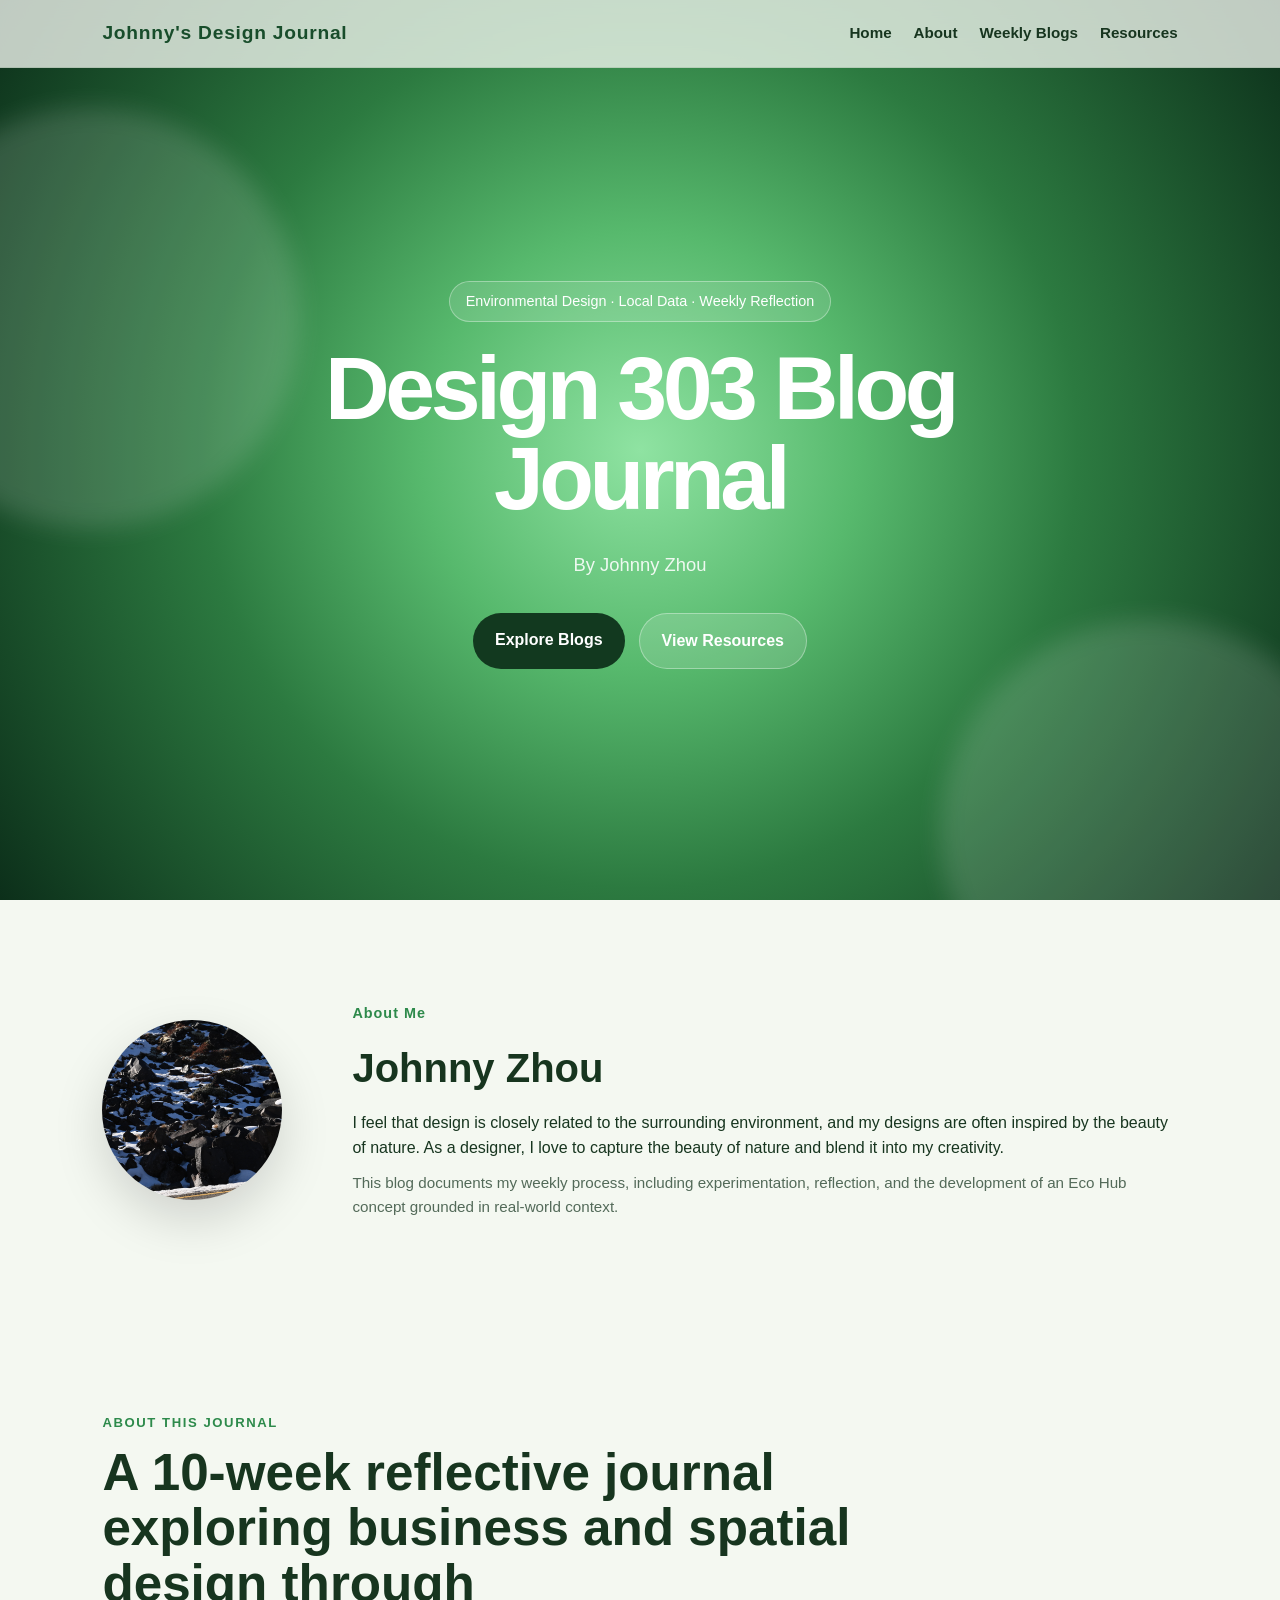
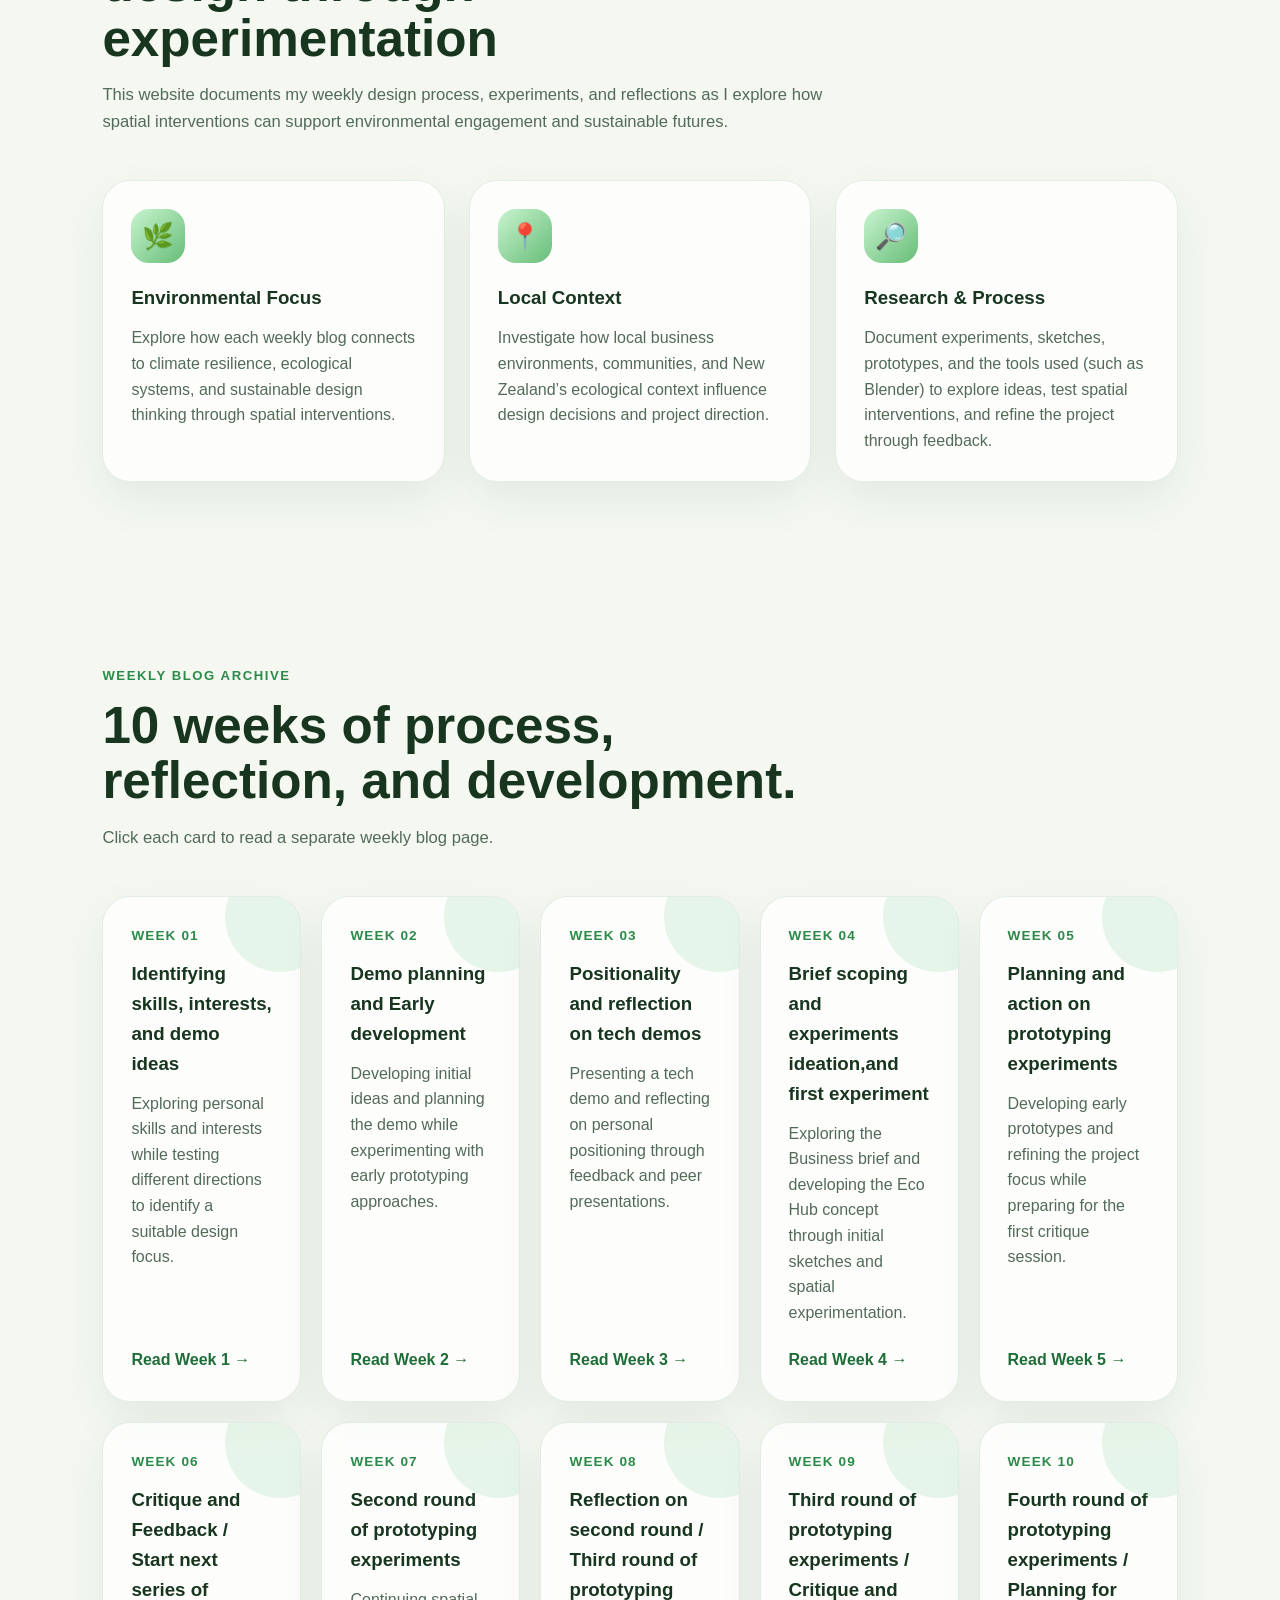
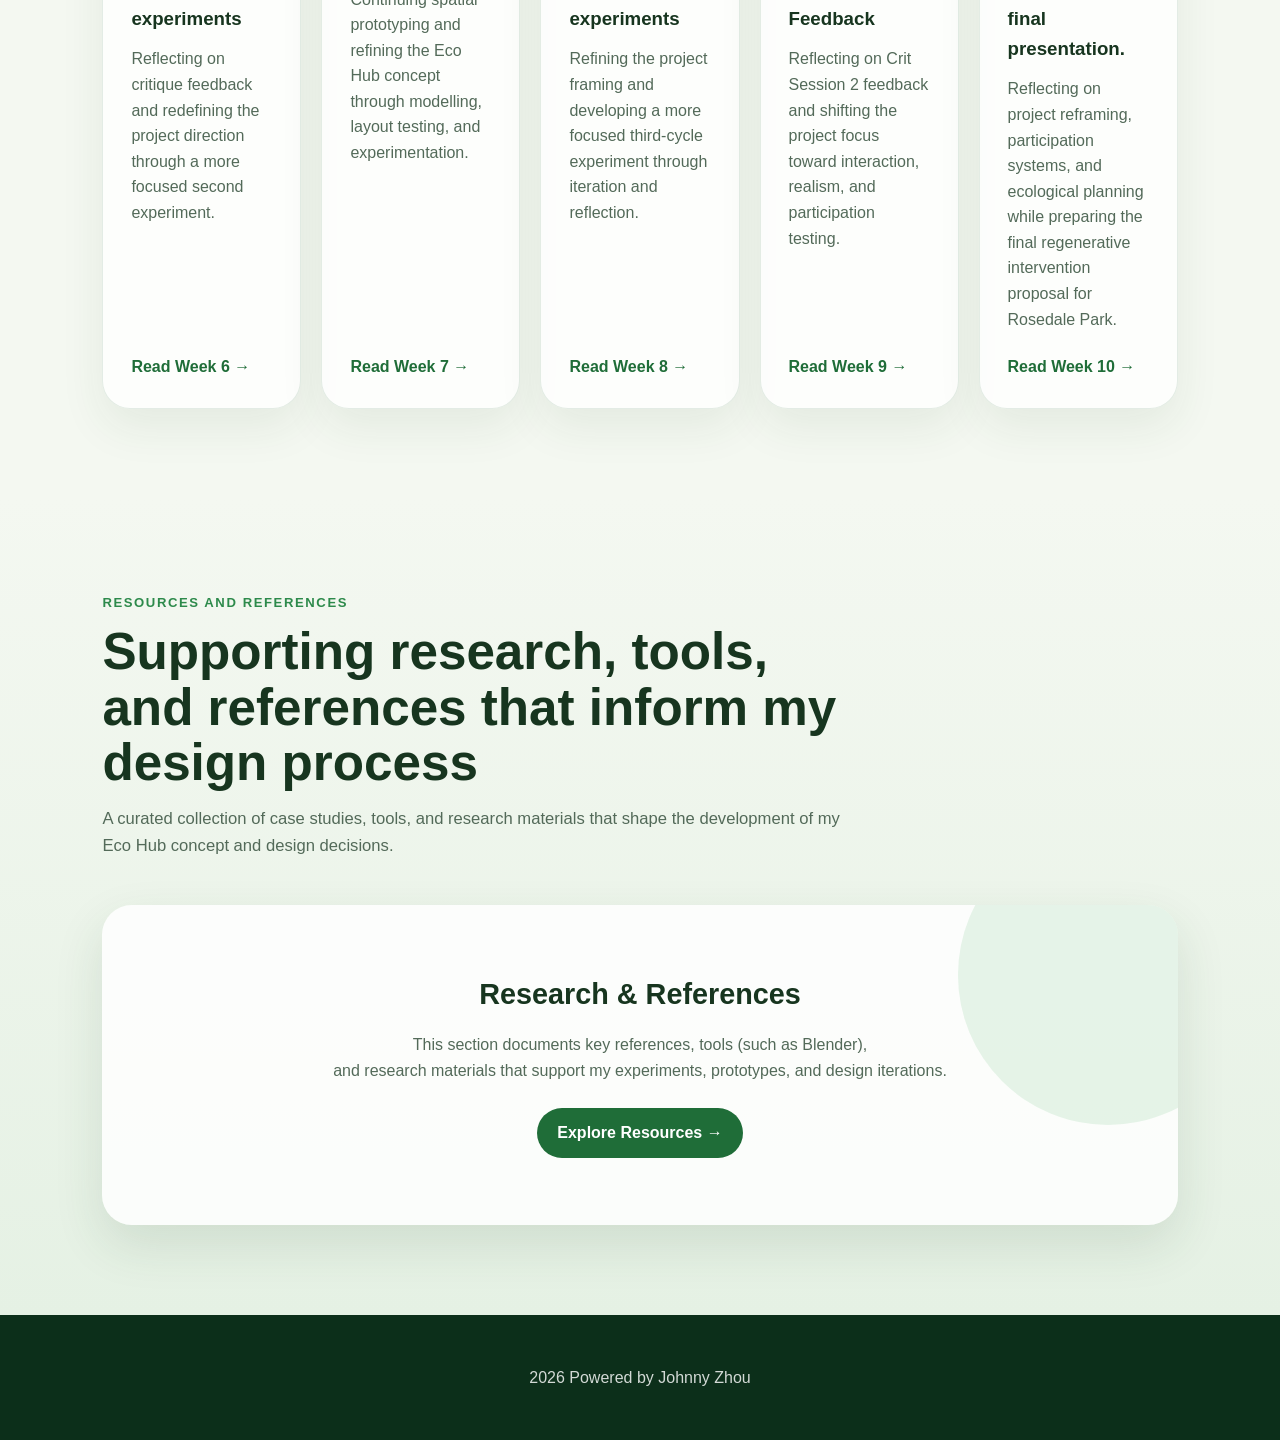
<file: index.html>
<!DOCTYPE html>
<html lang="en">
<head>
  <meta charset="UTF-8" />
  <meta name="viewport" content="width=device-width, initial-scale=1.0" />
  <title>Eco Local Blog Journal</title>
  <link rel="stylesheet" href="style.css" />
</head>
<body>
  <nav class="navbar">
    <a href="index.html" class="logo">Johnny's Design Journal</a>
    <ul class="nav-links">
      <li><a href="index.html#home">Home</a></li>
      <li><a href="index.html#about">About</a></li>
      <li><a href="index.html#weeks">Weekly Blogs</a></li>
      <li><a href="index.html#resources">Resources</a></li>
    </ul>
  </nav>

  <header class="hero" id="home">
    <div class="hero-content">
      <div class="tagline">Environmental Design · Local Data · Weekly Reflection</div>
      <h1>Design 303 Blog Journal</h1>
      <p>
        By Johnny Zhou
      </p>
      <div class="hero-actions">
        <a class="button" href="#weeks">Explore Blogs</a>
        <a class="button secondary" href="#resources">View Resources</a>
      </div>
    </div>
  </header>

  <section class="about-me" id="about">
    <div class="about-container">
      <div class="about-avatar reveal">
        <img src="assets/Profile.jpg" alt="Profile Photo">
      </div>

      <div class="about-text reveal">
        <span>About Me</span>
        <h2>Johnny Zhou</h2>
        <p class="about-main">
          I feel that design is closely related to the surrounding environment, and my designs are often inspired by the beauty of nature. As a designer, I love to capture the beauty of nature and blend it into my creativity.
        </p>

        <p class="about-sub">
          This blog documents my weekly process, including experimentation, reflection, and the development of an Eco Hub concept grounded in real-world context.
        </p>
      </div>
    </div>
  </section>

  <section id="about">
    <div class="section-title reveal">
      <span>About This Journal</span>
      <h2>A 10-week reflective journal exploring business and spatial design through experimentation</h2>
      <p>
        This website documents my weekly design process, experiments, and reflections as I explore how spatial interventions can support environmental engagement and sustainable futures.
      </p>
    </div>

    <div class="about-grid">
      <div class="feature-card reveal">
        <div class="feature-icon">🌿</div>
        <h3>Environmental Focus</h3>
        <p>Explore how each weekly blog connects to climate resilience, ecological systems, and sustainable design thinking through spatial interventions.</p>
      </div>

      <div class="feature-card reveal">
        <div class="feature-icon">📍</div>
        <h3>Local Context</h3>
        <p>Investigate how local business environments, communities, and New Zealand’s ecological context influence design decisions and project direction.</p>
      </div>

      <div class="feature-card reveal">
        <div class="feature-icon">🔎</div>
        <h3>Research & Process</h3>
        <p>Document experiments, sketches, prototypes, and the tools used (such as Blender) to explore ideas, test spatial interventions, and refine the project through feedback.</p>
      </div>
    </div>
  </section>

  <section id="weeks">
    <div class="section-title reveal">
      <span>Weekly Blog Archive</span>
      <h2>10 weeks of process, reflection, and development.</h2>
      <p>Click each card to read a separate weekly blog page.</p>
    </div>

    <div class="blog-grid">
      <article class="blog-card reveal">
        <div>
          <div class="week-number">Week 01</div>
          <h3>Identifying skills, interests, and demo ideas</h3>
          <p>Exploring personal skills and interests while testing different directions to identify a suitable design focus.</p>
        </div>
        <a class="read-link" href="week1.html">Read Week 1 →</a>
      </article>

      <article class="blog-card reveal">
        <div>
          <div class="week-number">Week 02</div>
          <h3>Demo planning and Early development</h3>
          <p>Developing initial ideas and planning the demo while experimenting with early prototyping approaches.</p>
        </div>
        <a class="read-link" href="week2.html">Read Week 2 →</a>
      </article>

      <article class="blog-card reveal">
        <div>
          <div class="week-number">Week 03</div>
          <h3>Positionality and reflection on tech demos</h3>
          <p>Presenting a tech demo and reflecting on personal positioning through feedback and peer presentations.</p>
        </div>
        <a class="read-link" href="week3.html">Read Week 3 →</a>
      </article>

      <article class="blog-card reveal">
        <div>
          <div class="week-number">Week 04</div>
          <h3>Brief scoping and experiments ideation,and first experiment</h3>
          <p>Exploring the Business brief and developing the Eco Hub concept through initial sketches and spatial experimentation.</p>
        </div>
        <a class="read-link" href="week4.html">Read Week 4 →</a>
      </article>

      <article class="blog-card reveal">
        <div>
          <div class="week-number">Week 05</div>
          <h3>Planning and action on prototyping experiments</h3>
          <p>Developing early prototypes and refining the project focus while preparing for the first critique session.</p>
        </div>
        <a class="read-link" href="week5.html">Read Week 5 →</a>
      </article>

      <article class="blog-card reveal">
        <div>
          <div class="week-number">Week 06</div>
          <h3>Critique and Feedback / Start next series of experiments</h3>
          <p>Reflecting on critique feedback and redefining the project direction through a more focused second experiment.</p>
        </div>
        <a class="read-link" href="week6.html">Read Week 6 →</a>
      </article>

      <article class="blog-card reveal">
        <div>
          <div class="week-number">Week 07</div>
          <h3>Second round of prototyping experiments</h3>
          <p>Continuing spatial prototyping and refining the Eco Hub concept through modelling, layout testing, and experimentation.</p>
        </div>
        <a class="read-link" href="week7.html">Read Week 7 →</a>
      </article>

      <article class="blog-card reveal">
        <div>
          <div class="week-number">Week 08</div>
          <h3>Reflection on second round / Third round of prototyping experiments</h3>
          <p>Refining the project framing and developing a more focused third-cycle experiment through iteration and reflection.</p>
        </div>
        <a class="read-link" href="week8.html">Read Week 8 →</a>
      </article>

      <article class="blog-card reveal">
        <div>
          <div class="week-number">Week 09</div>
          <h3>Third round of prototyping experiments / Critique and Feedback</h3>
          <p>Reflecting on Crit Session 2 feedback and shifting the project focus toward interaction, realism, and participation testing.</p>
        </div>
        <a class="read-link" href="week9.html">Read Week 9 →</a>
      </article>

      <article class="blog-card reveal">
        <div>
          <div class="week-number">Week 10</div>
          <h3>Fourth round of prototyping experiments / Planning for final presentation.</h3>
          <p>Reflecting on project reframing, participation systems, and ecological planning while preparing the final regenerative intervention proposal for Rosedale Park.</p>
        </div>
        <a class="read-link" href="week10.html">Read Week 10 →</a>
      </article>
    </div>
  </section>

  <section class="resources" id="resources">
    <div class="section-title reveal">
      <span>Resources and References</span>
      <h2>Supporting research, tools, and references that inform my design process</h2>
      <p>A curated collection of case studies, tools, and research materials that shape the development of my Eco Hub concept and design decisions.</p>
    </div>

    <div class="resource-single">
      <div class="resource-card-large horizontal">
        <div class="resource-text">
          <h3>Research & References</h3>
          <p>
            This section documents key references, tools (such as Blender),<br>
            and research materials that support my experiments, prototypes, and design iterations.
          </p>

          <a href="resources.html" target="_blank" class="resource-button">
            Explore Resources →
          </a>
        </div>

      </div>

    </div>


  </section>

  <footer>
    <p>2026 Powered by Johnny Zhou</p>
  </footer>

  <script src="script.js"></script>
</body>
</html>
</file>
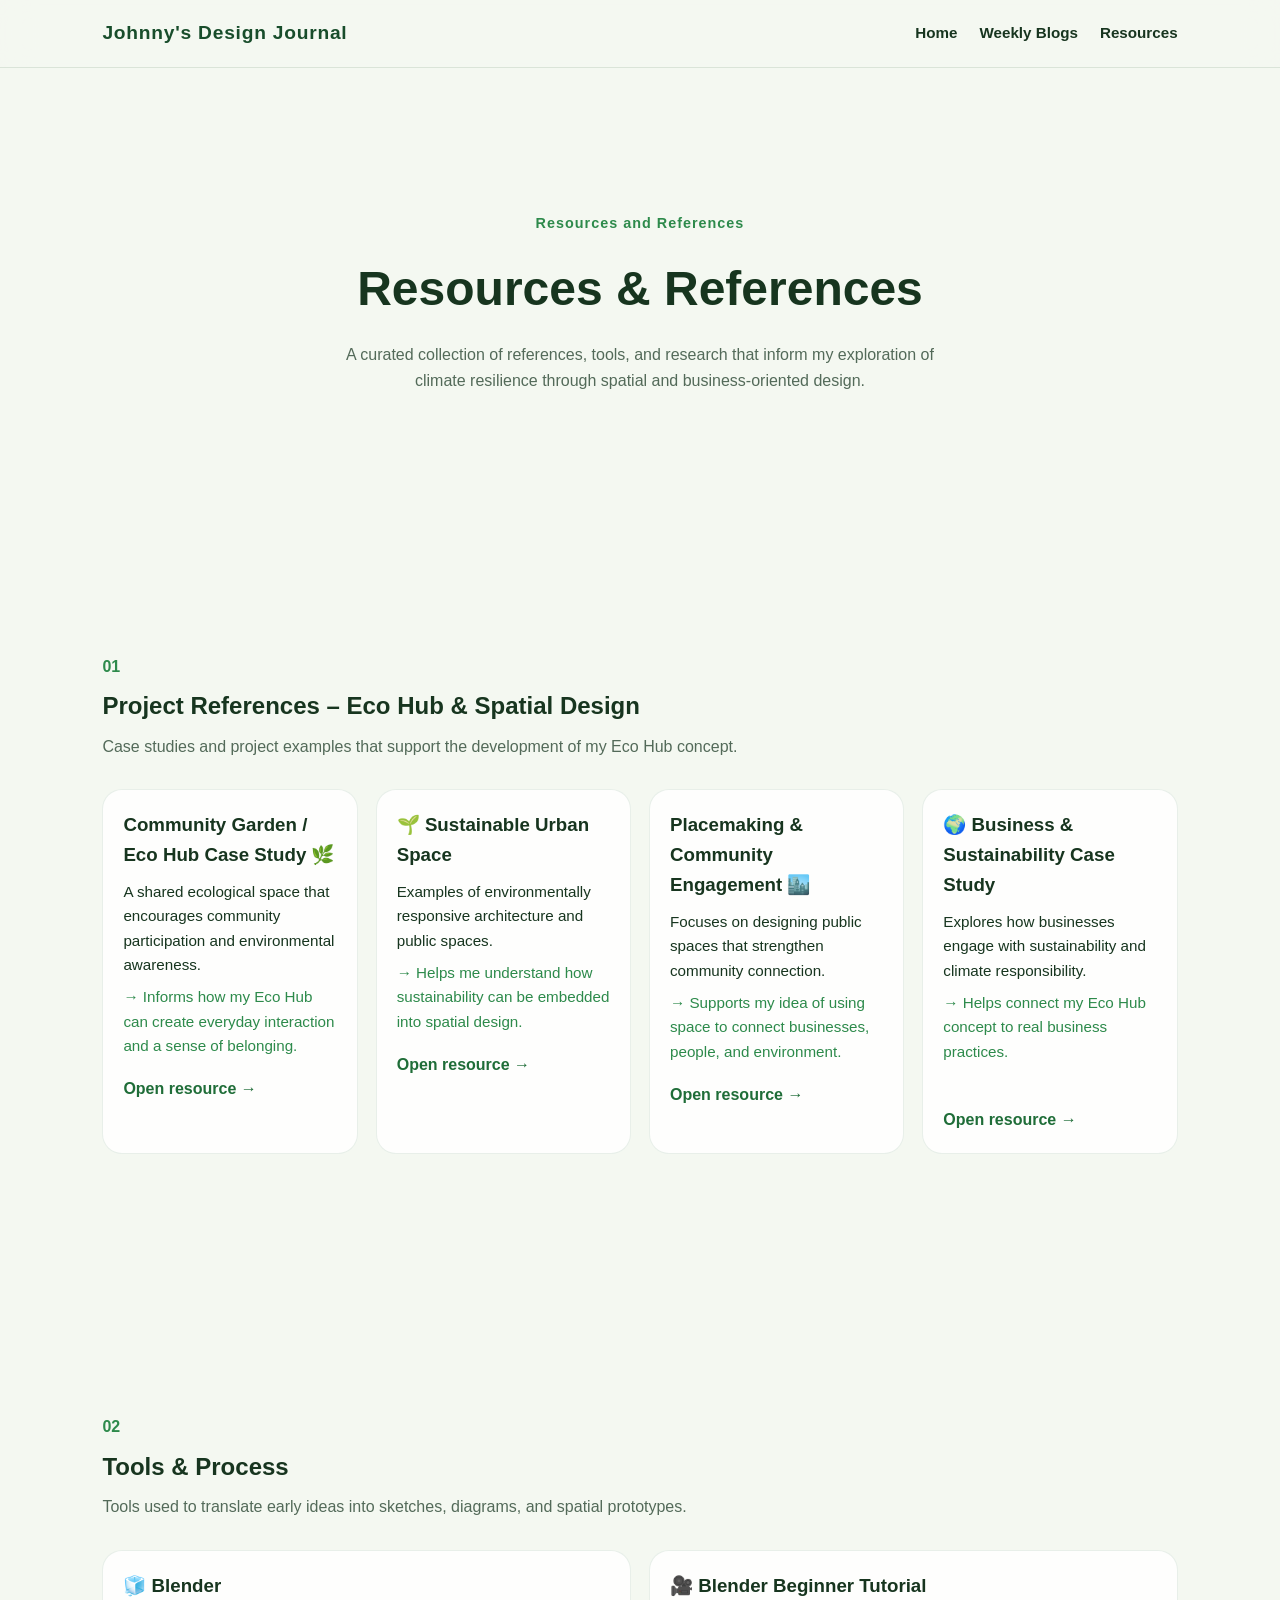
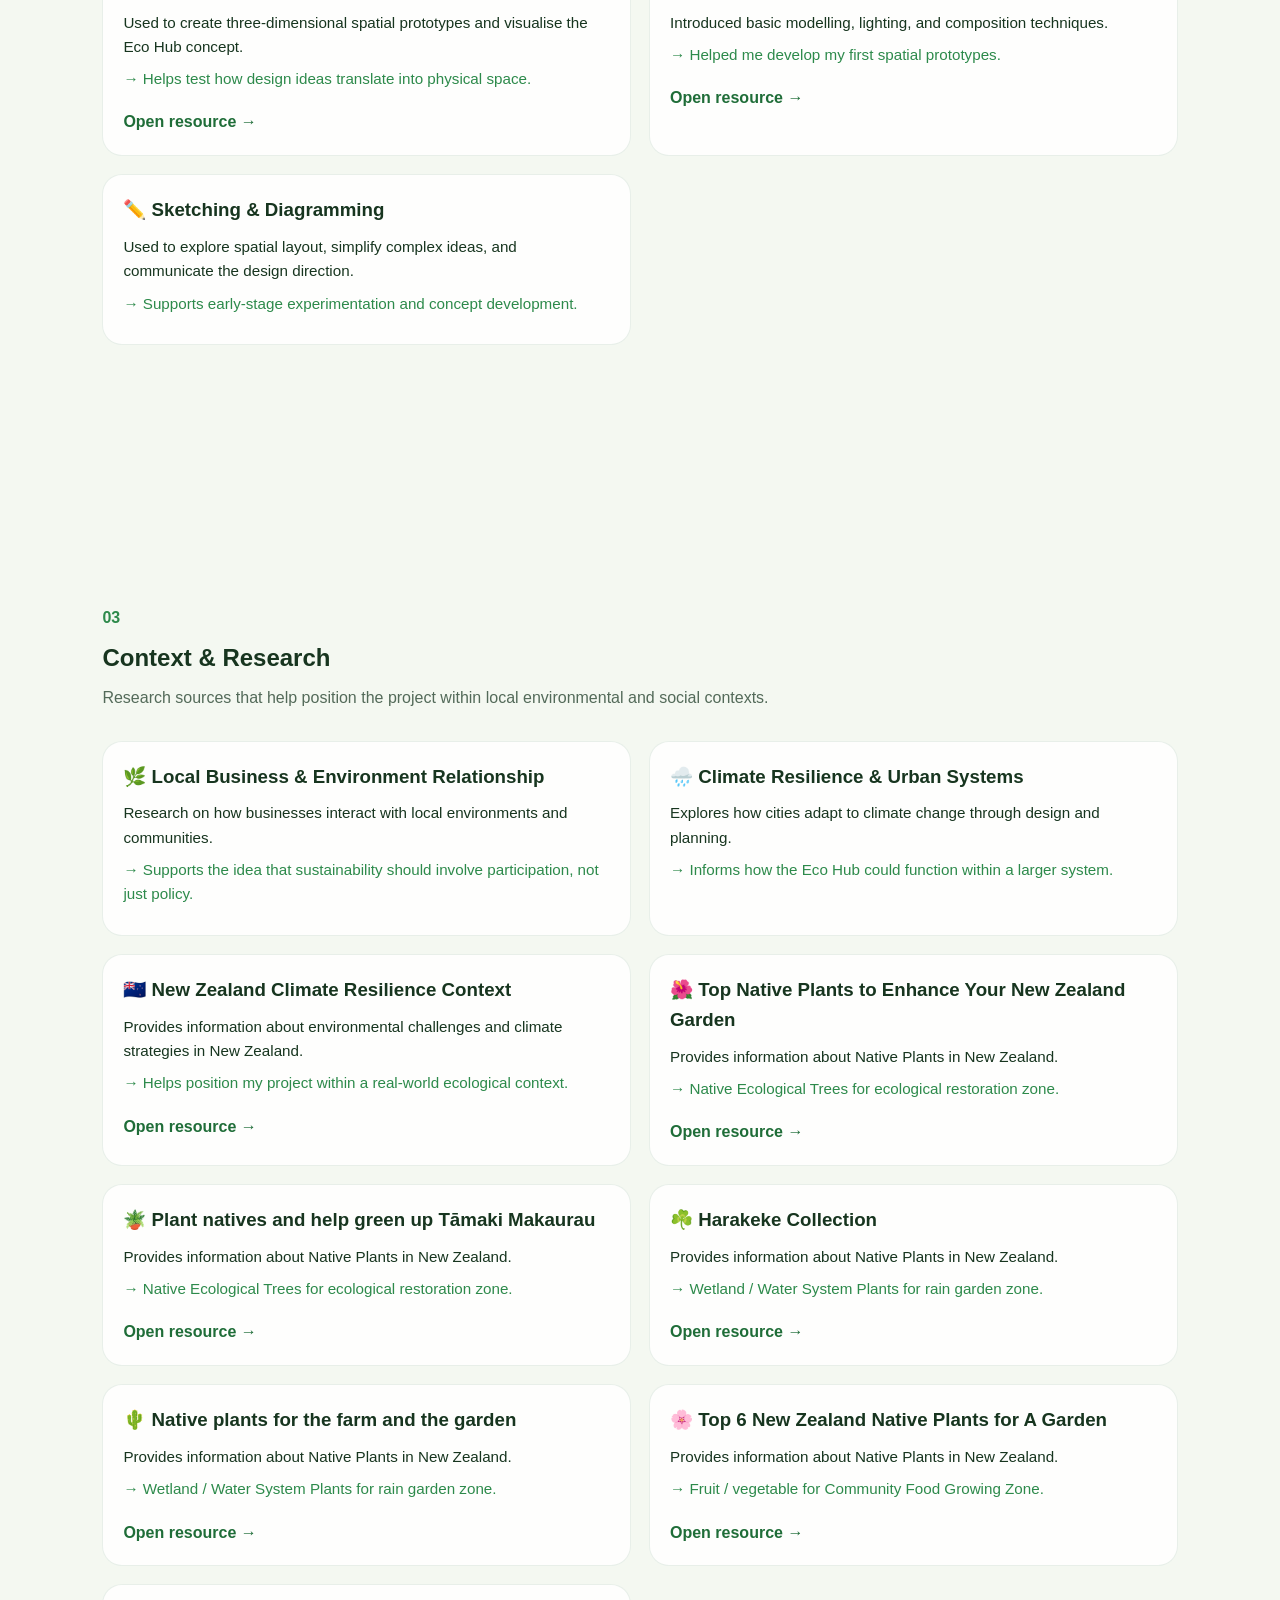
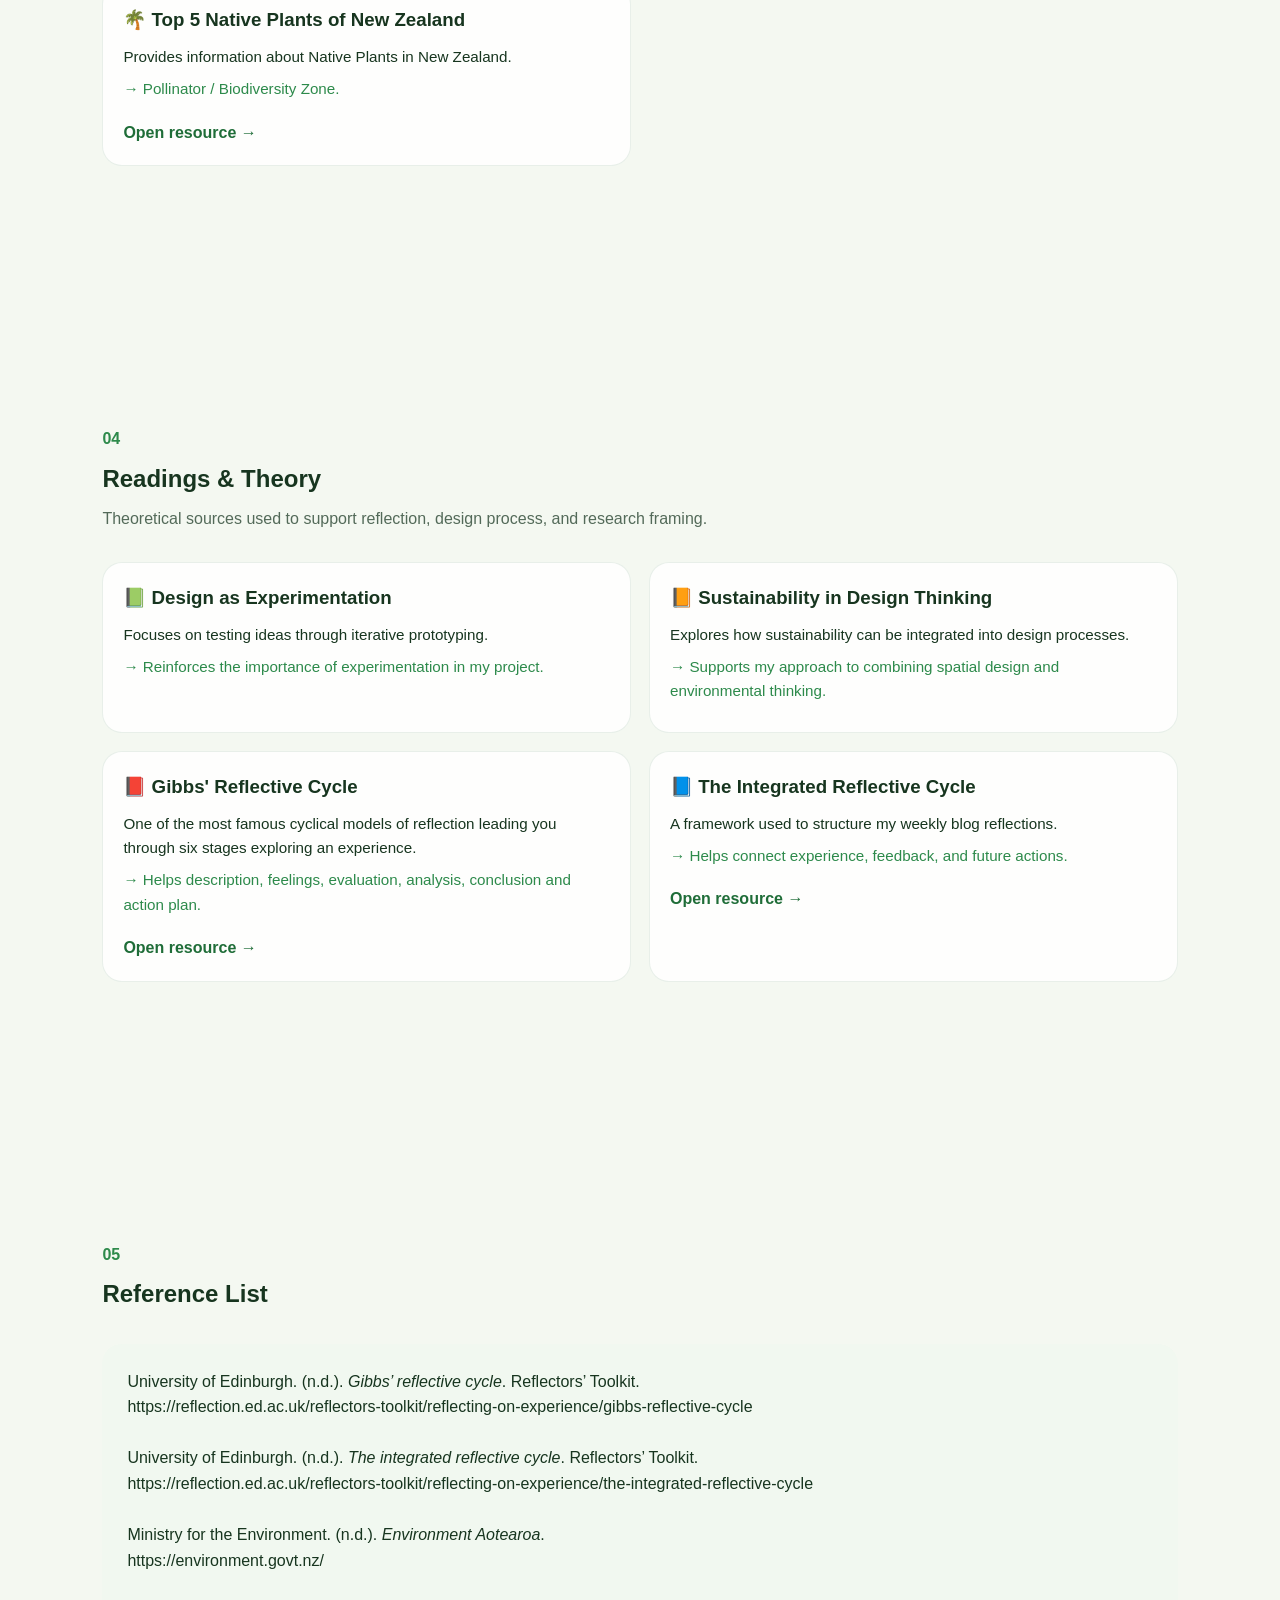
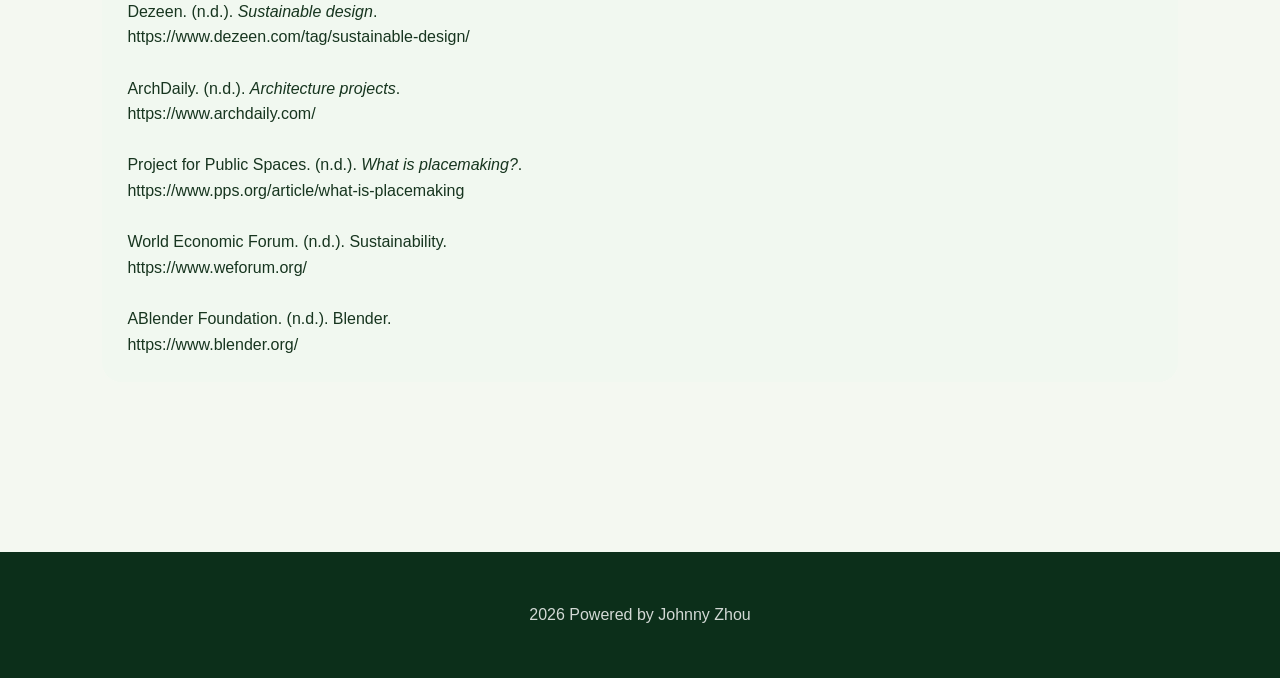
<file: resources.html>
<!DOCTYPE html>
<html lang="en">
<head>
  <meta charset="UTF-8" />
  <meta name="viewport" content="width=device-width, initial-scale=1.0" />
  <title>Resources & References - Eco Local Blog Journal</title>
  <link rel="stylesheet" href="style.css" />
</head>
<body>
  <nav class="navbar">
    <a href="index.html" class="logo">Johnny's Design Journal</a>
    <ul class="nav-links">
      <li><a href="index.html#home">Home</a></li>
      <li><a href="index.html#weeks">Weekly Blogs</a></li>
      <li><a href="resources.html">Resources</a></li>
    </ul>
  </nav>

  <main class="resource-page">
    <section class="resource-hero reveal">
      <span>Resources and References</span>
      <h1>Resources & References</h1>
      <p>
        A curated collection of references, tools, and research that inform my exploration of climate resilience through spatial and business-oriented design.
      </p>
    </section>

    <section class="resource-section reveal">
      <div class="resource-section-heading">
        <span>01</span>
        <h2>Project References – Eco Hub & Spatial Design</h2>
        <p>Case studies and project examples that support the development of my Eco Hub concept.</p>
      </div>

      <div class="resource-list-grid">
        <article class="resource-item-card">
          <h3>Community Garden / Eco Hub Case Study 🌿</h3>
          <p>A shared ecological space that encourages community participation and environmental awareness.</p>
          <p class="resource-use">→ Informs how my Eco Hub can create everyday interaction and a sense of belonging.</p>
          <a href="https://www.archdaily.com/" target="_blank">Open resource →</a>
        </article>

        <article class="resource-item-card">
          <h3>🌱 Sustainable Urban Space</h3>
          <p>Examples of environmentally responsive architecture and public spaces.</p>
          <p class="resource-use">→ Helps me understand how sustainability can be embedded into spatial design.</p>
          <a href="https://www.dezeen.com/tag/sustainable-design/" target="_blank">Open resource →</a>
        </article>

        <article class="resource-item-card">
          <h3>Placemaking & Community Engagement 🏙️</h3>
          <p>Focuses on designing public spaces that strengthen community connection.</p>
          <p class="resource-use">→ Supports my idea of using space to connect businesses, people, and environment.</p>
          <a href="https://www.pps.org/" target="_blank">Open resource →</a>
        </article>

        <article class="resource-item-card">
          <h3>🌍 Business & Sustainability Case Study</h3>
          <p>Explores how businesses engage with sustainability and climate responsibility.</p>
          <p class="resource-use">→ Helps connect my Eco Hub concept to real business practices.</p>
          <br>
          <a href="https://www.weforum.org/" target="_blank">Open resource →</a>
        </article>        
      </div>
    </section>

    <section class="resource-section reveal">
      <div class="resource-section-heading">
        <span>02</span>
        <h2>Tools & Process</h2>
        <p>Tools used to translate early ideas into sketches, diagrams, and spatial prototypes.</p>
      </div>

      <div class="resource-list-grid two-column">
        <article class="resource-item-card">
          <h3>🧊 Blender</h3>
          <p>Used to create three-dimensional spatial prototypes and visualise the Eco Hub concept.</p>
          <p class="resource-use">→ Helps test how design ideas translate into physical space.</p>
          <a href="https://www.blender.org/" target="_blank">Open resource →</a>
        </article>

        <article class="resource-item-card">
          <h3>🎥 Blender Beginner Tutorial</h3>
          <p>Introduced basic modelling, lighting, and composition techniques.</p>
          <p class="resource-use">→ Helped me develop my first spatial prototypes.</p>
          <a href="https://youtu.be/fiX0sO2ZYZ0?si=izJg_A8p51ZNvnCO" target="_blank">Open resource →</a>
        </article>

        <article class="resource-item-card">
          <h3>✏️ Sketching & Diagramming</h3>
          <p>Used to explore spatial layout, simplify complex ideas, and communicate the design direction.</p>
          <p class="resource-use">→ Supports early-stage experimentation and concept development.</p>
        </article>  
      </div>
    </section>

    <section class="resource-section reveal">
      <div class="resource-section-heading">
        <span>03</span>
        <h2>Context & Research</h2>
        <p>Research sources that help position the project within local environmental and social contexts.</p>
      </div>

      <div class="resource-list-grid two-column">
        <article class="resource-item-card">
          <h3>🌿 Local Business & Environment Relationship</h3>
          <p>Research on how businesses interact with local environments and communities.</p>
          <p class="resource-use">→ Supports the idea that sustainability should involve participation, not just policy.</p>
        </article>

        <article class="resource-item-card">
          <h3>🌧️ Climate Resilience & Urban Systems</h3>
          <p>Explores how cities adapt to climate change through design and planning.</p>
          <p class="resource-use">→ Informs how the Eco Hub could function within a larger system.</p>
        </article>

        <article class="resource-item-card">
          <h3>🇳🇿 New Zealand Climate Resilience Context</h3>
          <p>Provides information about environmental challenges and climate strategies in New Zealand.</p>
          <p class="resource-use">→ Helps position my project within a real-world ecological context.</p>
          <a href="https://environment.govt.nz/" target="_blank">Open resource →</a>
        </article>

        <article class="resource-item-card">
          <h3>🌺 Top Native Plants to Enhance Your New Zealand Garden</h3>
          <p>Provides information about Native Plants in New Zealand.</p>
          <p class="resource-use">→  Native Ecological Trees for ecological restoration zone.</p>
          <a href="https://www.zones.co.nz/articles/article--nz--top-native-plants-for-new-zealand-gardens" target="_blank">Open resource →</a>
        </article>

        <article class="resource-item-card">
          <h3>🪴 Plant natives and help green up Tāmaki Makaurau</h3>
          <p>Provides information about Native Plants in New Zealand.</p>
          <p class="resource-use">→  Native Ecological Trees for ecological restoration zone.</p>
          <a href="https://ourauckland.aucklandcouncil.govt.nz/plant-more-natives/" target="_blank">Open resource →</a>
        </article>

        <article class="resource-item-card">
          <h3>☘️ Harakeke Collection</h3>
          <p>Provides information about Native Plants in New Zealand.</p>
          <p class="resource-use">→  Wetland / Water System Plants for rain garden zone.</p>
          <a href="https://www.aucklandbotanicgardens.co.nz/our-gardens/harakeke-collection" target="_blank">Open resource →</a>
        </article>

        <article class="resource-item-card">
          <h3>🌵 Native plants for the farm and the garden</h3>
          <p>Provides information about Native Plants in New Zealand.</p>
          <p class="resource-use">→  Wetland / Water System Plants for rain garden zone.</p>
          <a href="https://www.thenativedairyfarmer.co.nz/native-plants/" target="_blank">Open resource →</a>
        </article>

        <article class="resource-item-card">
          <h3>🌸 Top 6 New Zealand Native Plants for A Garden</h3>
          <p>Provides information about Native Plants in New Zealand.</p>
          <p class="resource-use">→  Fruit / vegetable for Community Food Growing Zone.</p>
          <a href="https://paramountgardening.co.nz/blog/native-plants-for-garden-nz" target="_blank">Open resource →</a>
        </article>

        <article class="resource-item-card">
          <h3>🌴 Top 5 Native Plants of New Zealand</h3>
          <p>Provides information about Native Plants in New Zealand.</p>
          <p class="resource-use">→  Pollinator / Biodiversity Zone.</p>
          <a href="https://ruraldesign.co.nz/new-and-views/2015-11-30-top-5-native-plants-of-new-zealand" target="_blank">Open resource →</a>
        </article>
      </div>
    </section>

    <section class="resource-section reveal">
      <div class="resource-section-heading">
        <span>04</span>
        <h2>Readings & Theory</h2>
        <p>Theoretical sources used to support reflection, design process, and research framing.</p>
      </div>

      <div class="resource-list-grid two-column">
        <article class="resource-item-card">
          <h3>📗 Design as Experimentation</h3>
          <p>Focuses on testing ideas through iterative prototyping.</p>
          <p class="resource-use">→ Reinforces the importance of experimentation in my project.</p>
        </article>

        <article class="resource-item-card">
          <h3>📙 Sustainability in Design Thinking</h3>
          <p>Explores how sustainability can be integrated into design processes.</p>
          <p class="resource-use">→ Supports my approach to combining spatial design and environmental thinking.</p>
        </article>

        <article class="resource-item-card">
          <h3>📕 Gibbs' Reflective Cycle</h3>
          <p>One of the most famous cyclical models of reflection leading you through six stages exploring an experience.</p>
          <p class="resource-use">→ Helps description, feelings, evaluation, analysis, conclusion and action plan.</p>
          <a href="https://reflection.ed.ac.uk/reflectors-toolkit/reflecting-on-experience/gibbs-reflective-cycle" target="_blank">Open resource →</a>
        </article>

        <article class="resource-item-card">
          <h3>📘 The Integrated Reflective Cycle</h3>
          <p>A framework used to structure my weekly blog reflections.</p>
          <p class="resource-use">→ Helps connect experience, feedback, and future actions.</p>
          <a href="https://reflection.ed.ac.uk/reflectors-toolkit/reflecting-on-experience/the-integrated-reflective-cycle" target="_blank">Open resource →</a>
        </article>
      </div>
    </section>

    <section class="resource-section reveal">
      <div class="resource-section-heading">
        <span>05</span>
        <h2>Reference List</h2>
      </div>

      <div class="reference-box">
        <p>University of Edinburgh. (n.d.). <em>Gibbs’ reflective cycle</em>. Reflectors’ Toolkit. <br>https://reflection.ed.ac.uk/reflectors-toolkit/reflecting-on-experience/gibbs-reflective-cycle</p>
        <br>
        <p>University of Edinburgh. (n.d.). <em>The integrated reflective cycle</em>. Reflectors’ Toolkit. <br>https://reflection.ed.ac.uk/reflectors-toolkit/reflecting-on-experience/the-integrated-reflective-cycle</p>
        <br>
        <p>Ministry for the Environment. (n.d.). <em>Environment Aotearoa</em>. <br>https://environment.govt.nz/</p>
        <br>
        <p>Dezeen. (n.d.). <em>Sustainable design</em>. <br>https://www.dezeen.com/tag/sustainable-design/</p>
        <br>
        <p>ArchDaily. (n.d.). <em>Architecture projects</em>. <br>https://www.archdaily.com/</p>
        <br>
        <p>Project for Public Spaces. (n.d.). <em>What is placemaking?</em>. <br>https://www.pps.org/article/what-is-placemaking</p>
        <br>
        <p>World Economic Forum. (n.d.). Sustainability. <br>https://www.weforum.org/</p>
        <br>
        <p>ABlender Foundation. (n.d.). Blender. <br>https://www.blender.org/</p>
      </div>
    </section>

  </main>

  <footer>
    <p>2026 Powered by Johnny Zhou</p>
  </footer>

  <script src="script.js"></script>
</body>
</html>
</file>
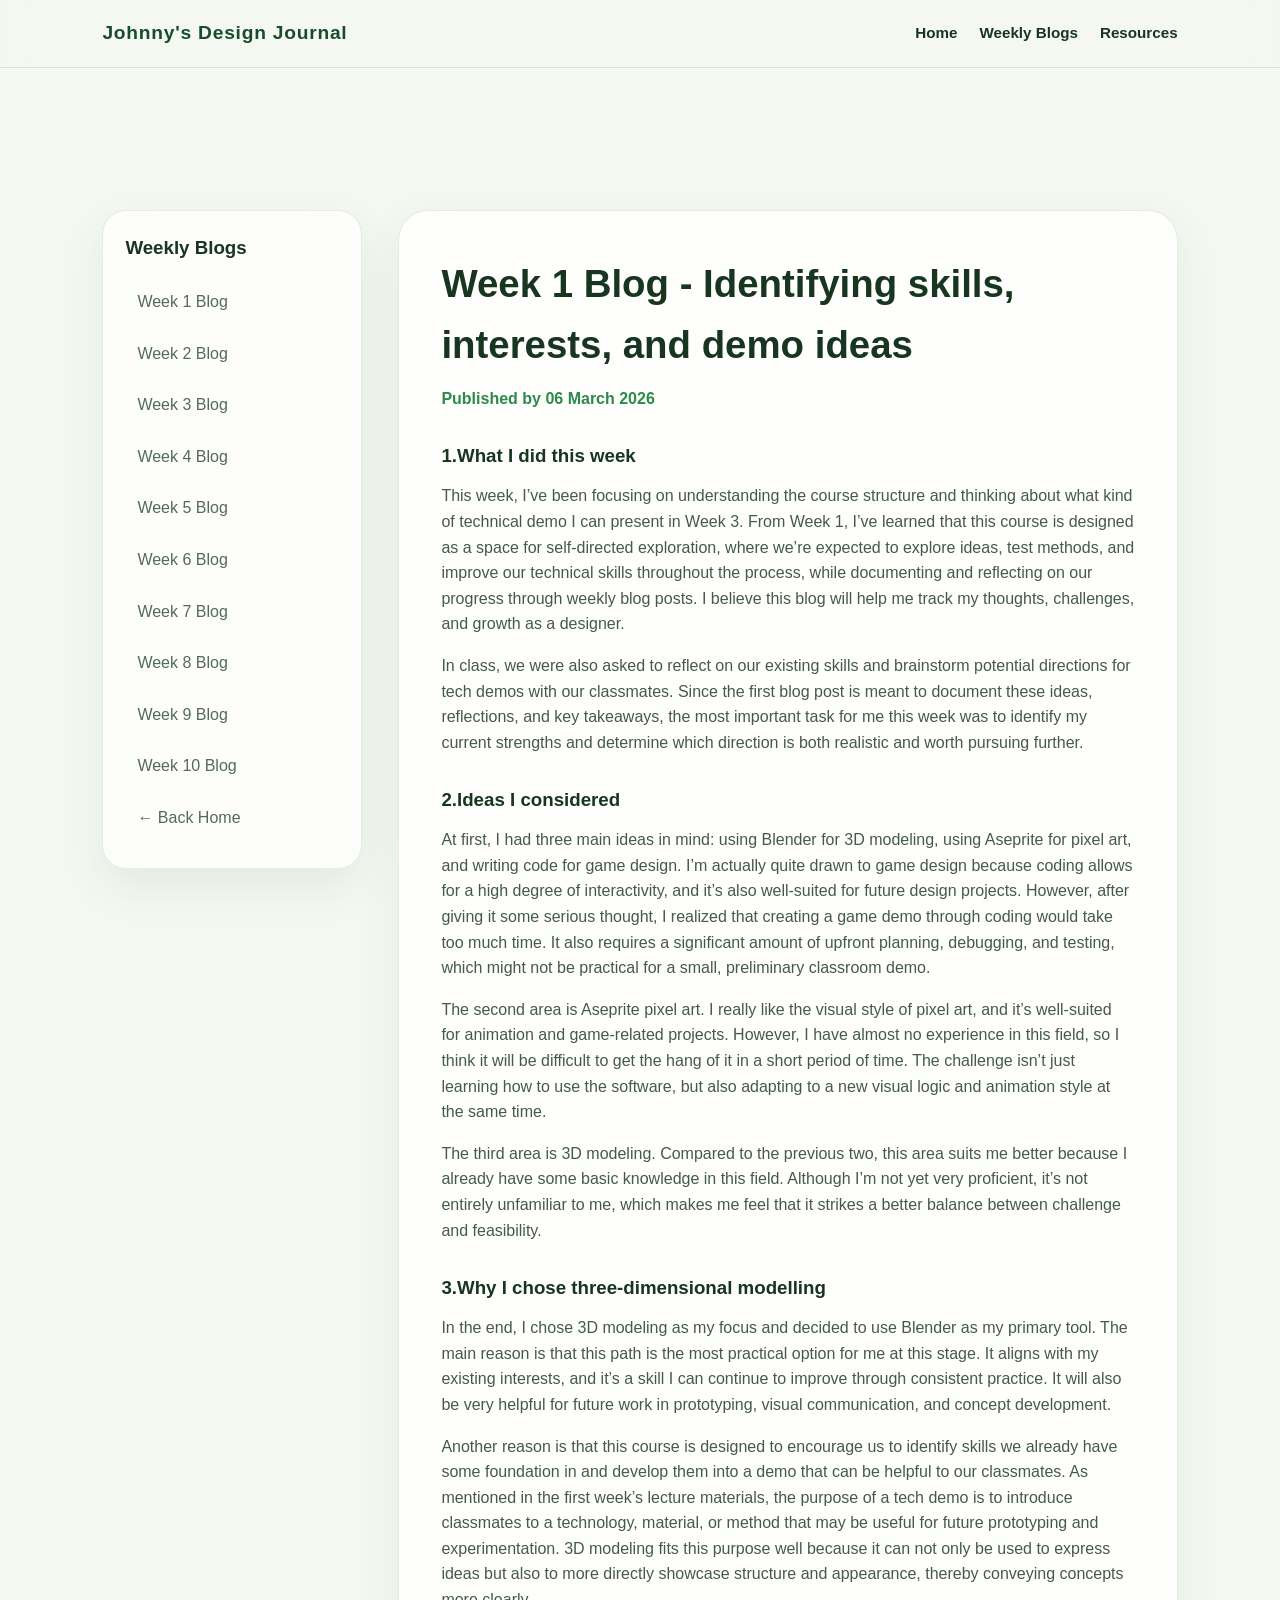
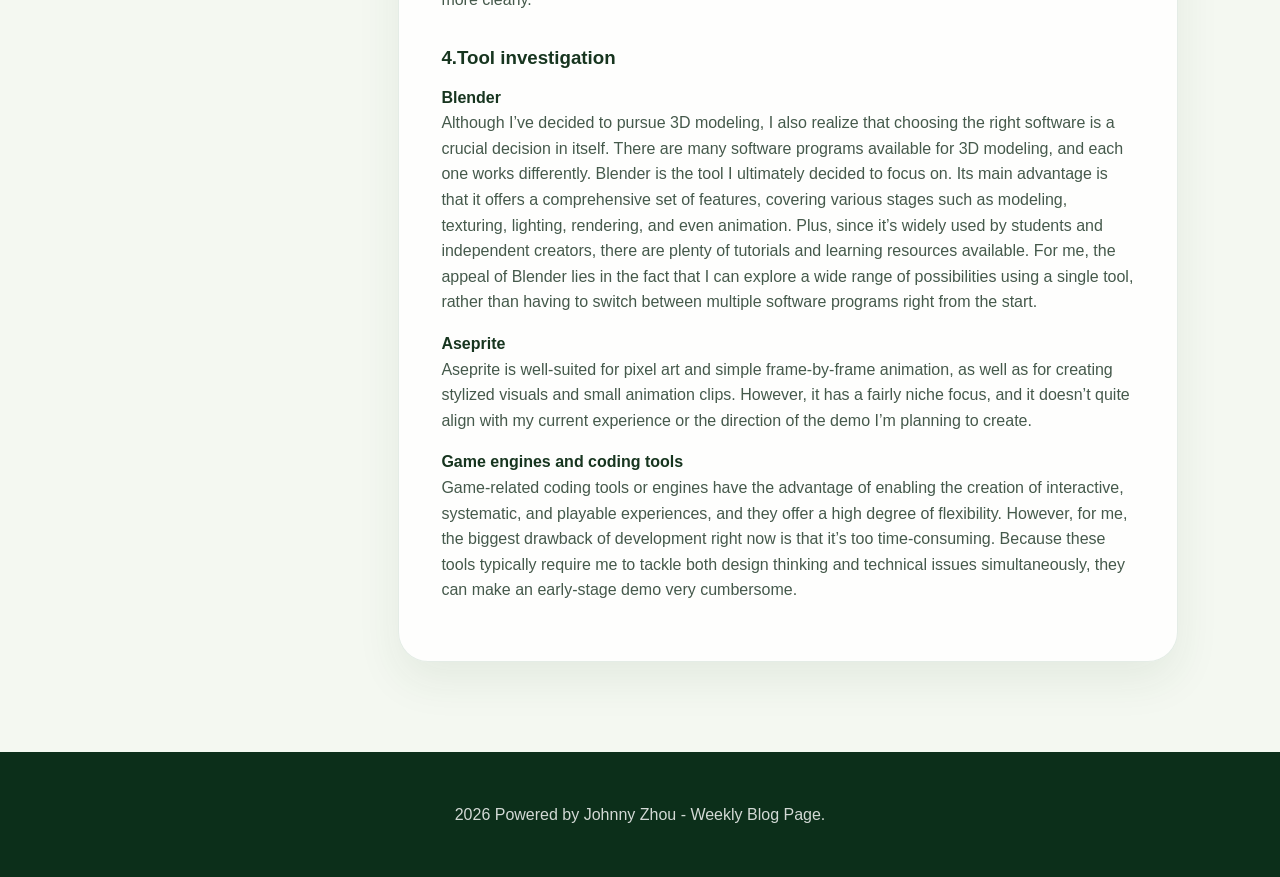
<file: week1.html>
<!DOCTYPE html>
<html lang="en">
<head>
  <meta charset="UTF-8" />
  <meta name="viewport" content="width=device-width, initial-scale=1.0" />
  <title>Week 1 - Eco Local Blog Journal</title>
  <link rel="stylesheet" href="style.css" />
</head>
<body>
  <nav class="navbar">
    <a href="index.html" class="logo">Johnny's Design Journal</a>
    <ul class="nav-links">
      <li><a href="index.html#home">Home</a></li>
      <li><a href="index.html#weeks">Weekly Blogs</a></li>
      <li><a href="index.html#resources">Resources</a></li>
    </ul>
  </nav>

  <main class="blog-page active">
    <section>
      <div class="blog-layout">
        <aside class="sidebar">
          <h3>Weekly Blogs</h3>
          <a href="week1.html">Week 1 Blog</a>
          <a href="week2.html">Week 2 Blog</a>
          <a href="week3.html">Week 3 Blog</a>
          <a href="week4.html">Week 4 Blog</a>
          <a href="week5.html">Week 5 Blog</a>
          <a href="week6.html">Week 6 Blog</a>
          <a href="week7.html">Week 7 Blog</a>
          <a href="week8.html">Week 8 Blog</a>
          <a href="week9.html">Week 9 Blog</a>
          <a href="week10.html">Week 10 Blog</a>
          <a href="index.html#weeks">← Back Home</a>
        </aside>

        <article class="blog-content reveal">
          <h2>Week 1 Blog - Identifying skills, interests, and demo ideas</h2>
          <div class="blog-meta">Published by 06 March 2026</div>

          <h3>1.What I did this week</h3>
          <p>
            This week, I’ve been focusing on understanding the course structure and thinking about what kind of technical demo I can present in Week 3. From Week 1, I’ve learned that this course is designed as a space for self-directed exploration, where we’re expected to explore ideas, test methods, and improve our technical skills throughout the process, while documenting and reflecting on our progress through weekly blog posts. I believe this blog will help me track my thoughts, challenges, and growth as a designer.
          </p>

          <p>
            In class, we were also asked to reflect on our existing skills and brainstorm potential directions for tech demos with our classmates. Since the first blog post is meant to document these ideas, reflections, and key takeaways, the most important task for me this week was to identify my current strengths and determine which direction is both realistic and worth pursuing further.
          </p>

          <h3>2.Ideas I considered</h3>
          <p>
            At first, I had three main ideas in mind: using Blender for 3D modeling, using Aseprite for pixel art, and writing code for game design. I’m actually quite drawn to game design because coding allows for a high degree of interactivity, and it’s also well-suited for future design projects. However, after giving it some serious thought, I realized that creating a game demo through coding would take too much time. It also requires a significant amount of upfront planning, debugging, and testing, which might not be practical for a small, preliminary classroom demo.
          </p>

          <p>
            The second area is Aseprite pixel art. I really like the visual style of pixel art, and it’s well-suited for animation and game-related projects. However, I have almost no experience in this field, so I think it will be difficult to get the hang of it in a short period of time. The challenge isn’t just learning how to use the software, but also adapting to a new visual logic and animation style at the same time.
          </p>
          
          <p>
            The third area is 3D modeling. Compared to the previous two, this area suits me better because I already have some basic knowledge in this field. Although I’m not yet very proficient, it’s not entirely unfamiliar to me, which makes me feel that it strikes a better balance between challenge and feasibility.
          </p>

          <h3>3.Why I chose three-dimensional modelling</h3>
          <p>
            In the end, I chose 3D modeling as my focus and decided to use Blender as my primary tool. The main reason is that this path is the most practical option for me at this stage. It aligns with my existing interests, and it’s a skill I can continue to improve through consistent practice. It will also be very helpful for future work in prototyping, visual communication, and concept development.
          </p>

          <p>
            Another reason is that this course is designed to encourage us to identify skills we already have some foundation in and develop them into a demo that can be helpful to our classmates. As mentioned in the first week’s lecture materials, the purpose of a tech demo is to introduce classmates to a technology, material, or method that may be useful for future prototyping and experimentation. 3D modeling fits this purpose well because it can not only be used to express ideas but also to more directly showcase structure and appearance, thereby conveying concepts more clearly.
          </p>

          <h3>4.Tool investigation</h3>
          <h4>Blender</h4>
          <p>Although I’ve decided to pursue 3D modeling, I also realize that choosing the right software is a crucial decision in itself. There are many software programs available for 3D modeling, and each one works differently. Blender is the tool I ultimately decided to focus on. Its main advantage is that it offers a comprehensive set of features, covering various stages such as modeling, texturing, lighting, rendering, and even animation. Plus, since it’s widely used by students and independent creators, there are plenty of tutorials and learning resources available. For me, the appeal of Blender lies in the fact that I can explore a wide range of possibilities using a single tool, rather than having to switch between multiple software programs right from the start.</p>
          <h4>Aseprite</h4>
          <p>Aseprite is well-suited for pixel art and simple frame-by-frame animation, as well as for creating stylized visuals and small animation clips. However, it has a fairly niche focus, and it doesn’t quite align with my current experience or the direction of the demo I’m planning to create.</p>
          <h4>Game engines and coding tools</h4>
          <p>Game-related coding tools or engines have the advantage of enabling the creation of interactive, systematic, and playable experiences, and they offer a high degree of flexibility. However, for me, the biggest drawback of development right now is that it’s too time-consuming. Because these tools typically require me to tackle both design thinking and technical issues simultaneously, they can make an early-stage demo very cumbersome.</p>


        </article>
      </div>
    </section>
  </main>

  <footer>
    <p>2026 Powered by Johnny Zhou - Weekly Blog Page.</p>
  </footer>

  <script src="script.js"></script>
</body>
</html>
</file>
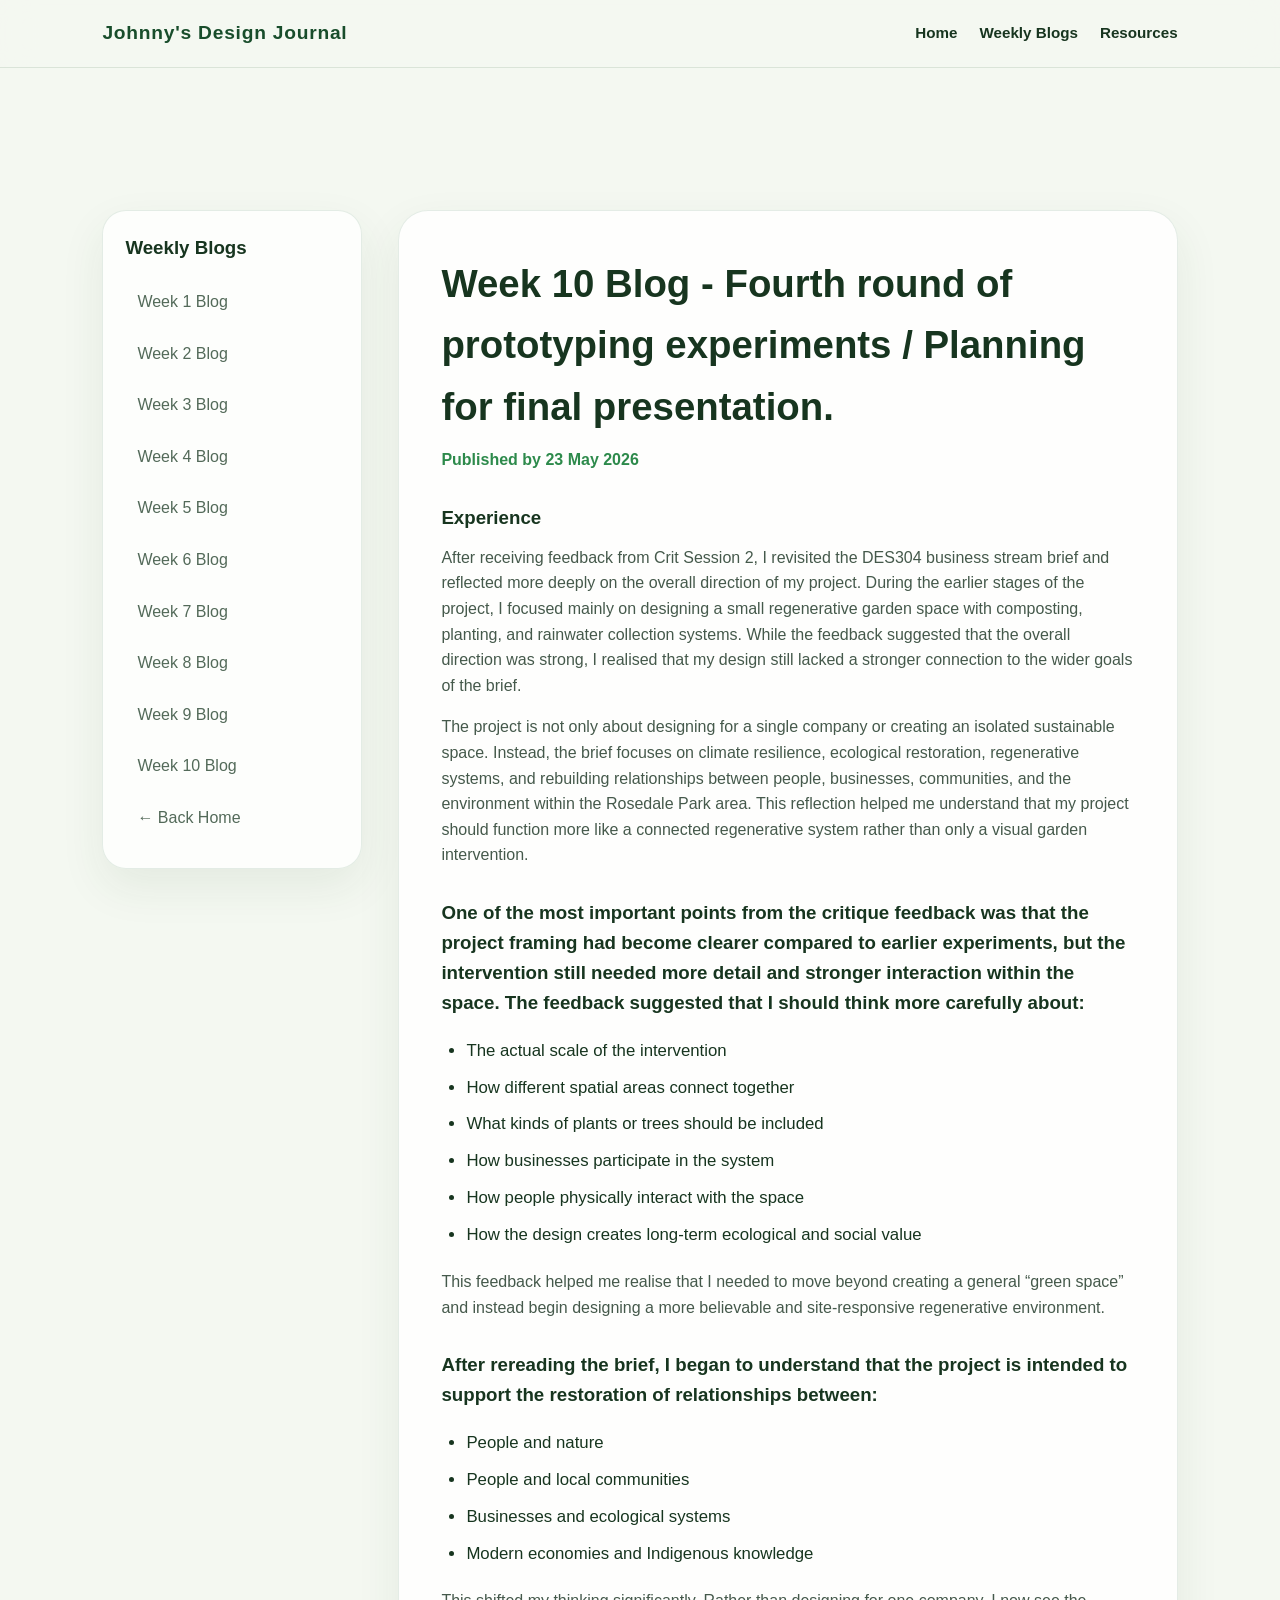
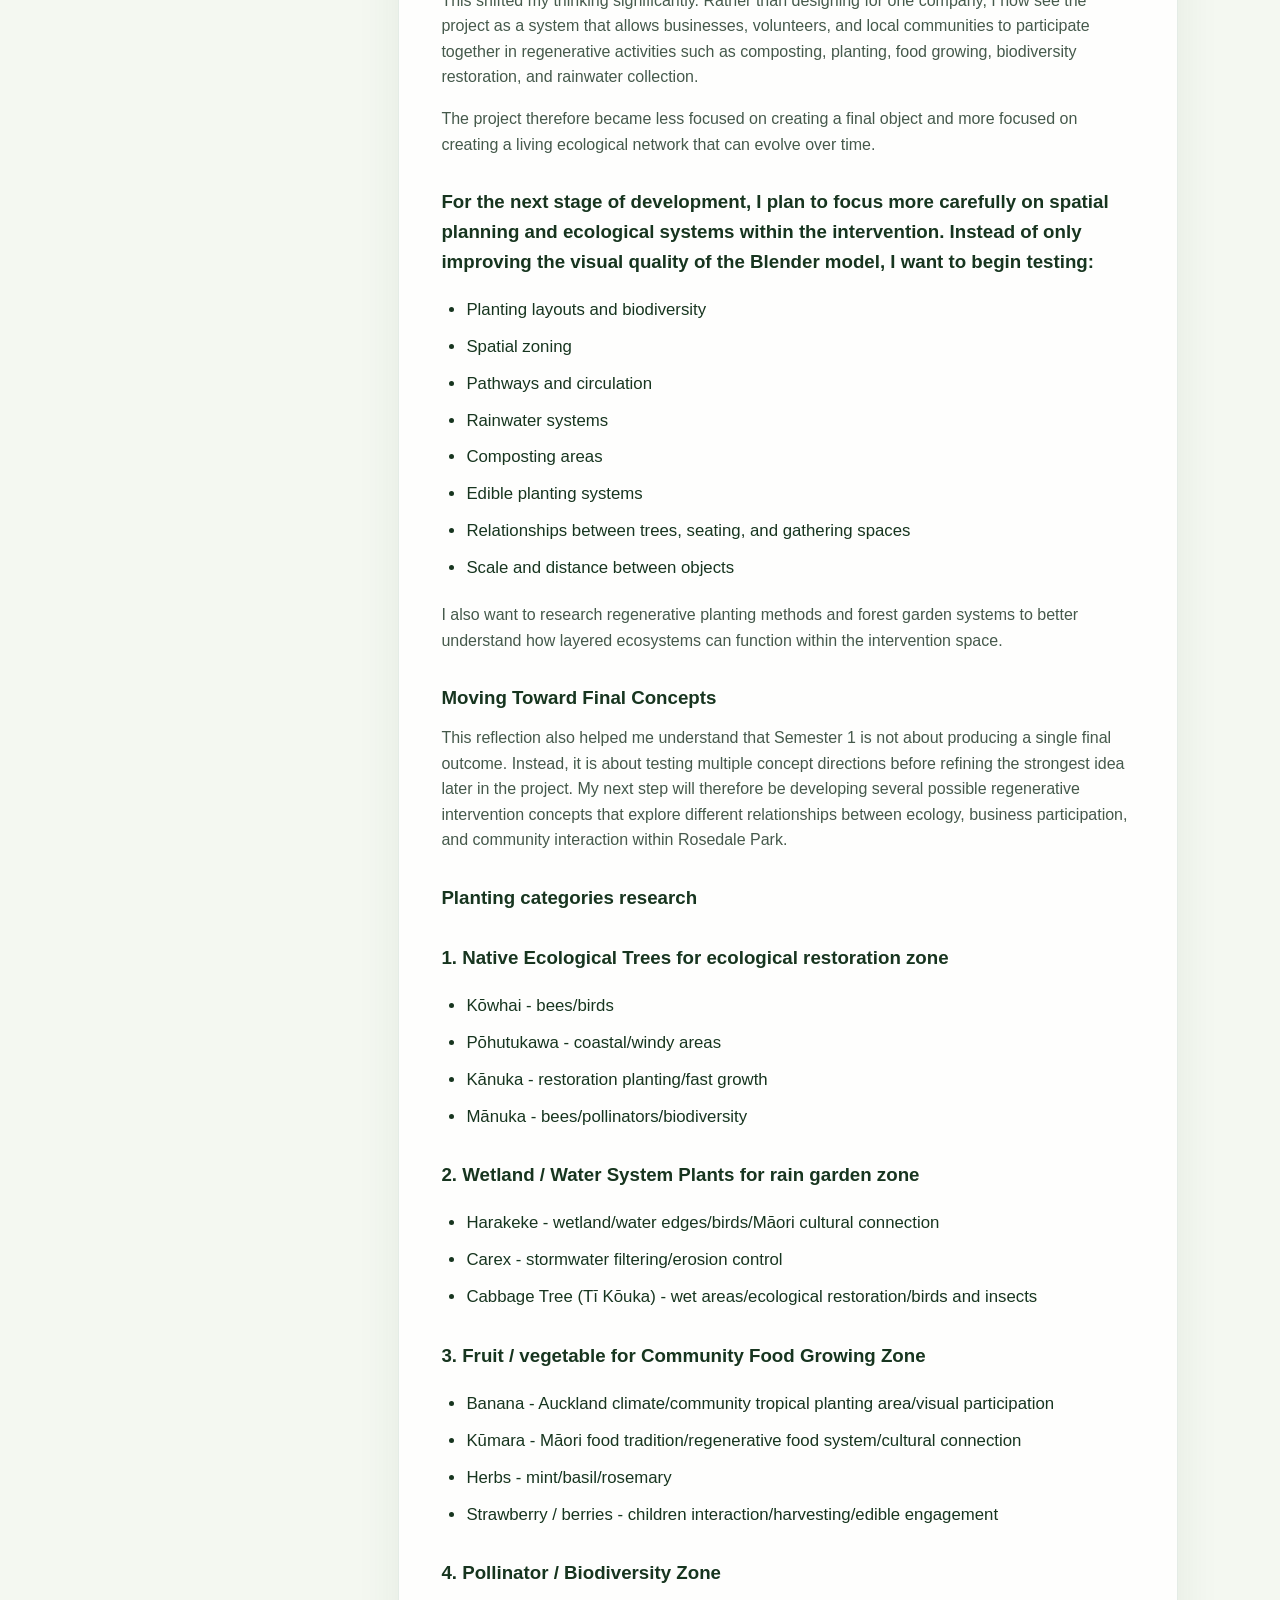
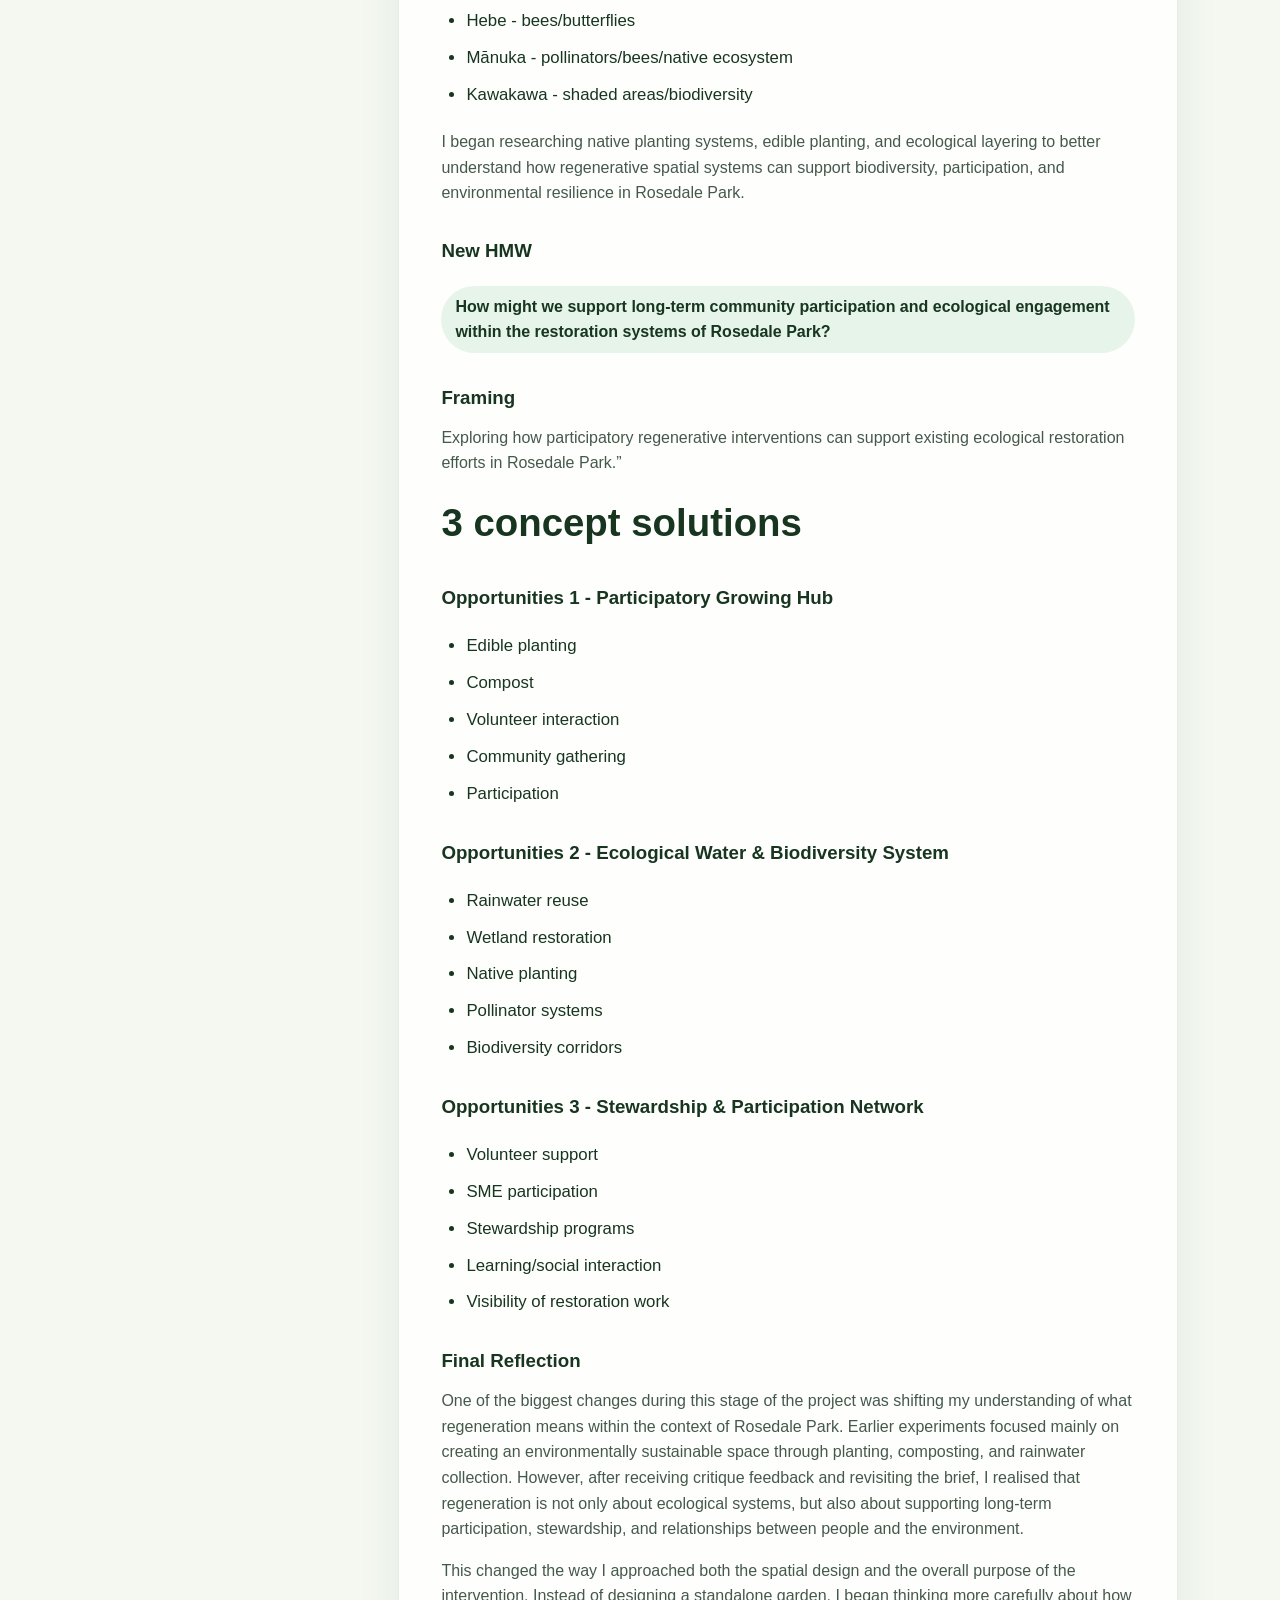
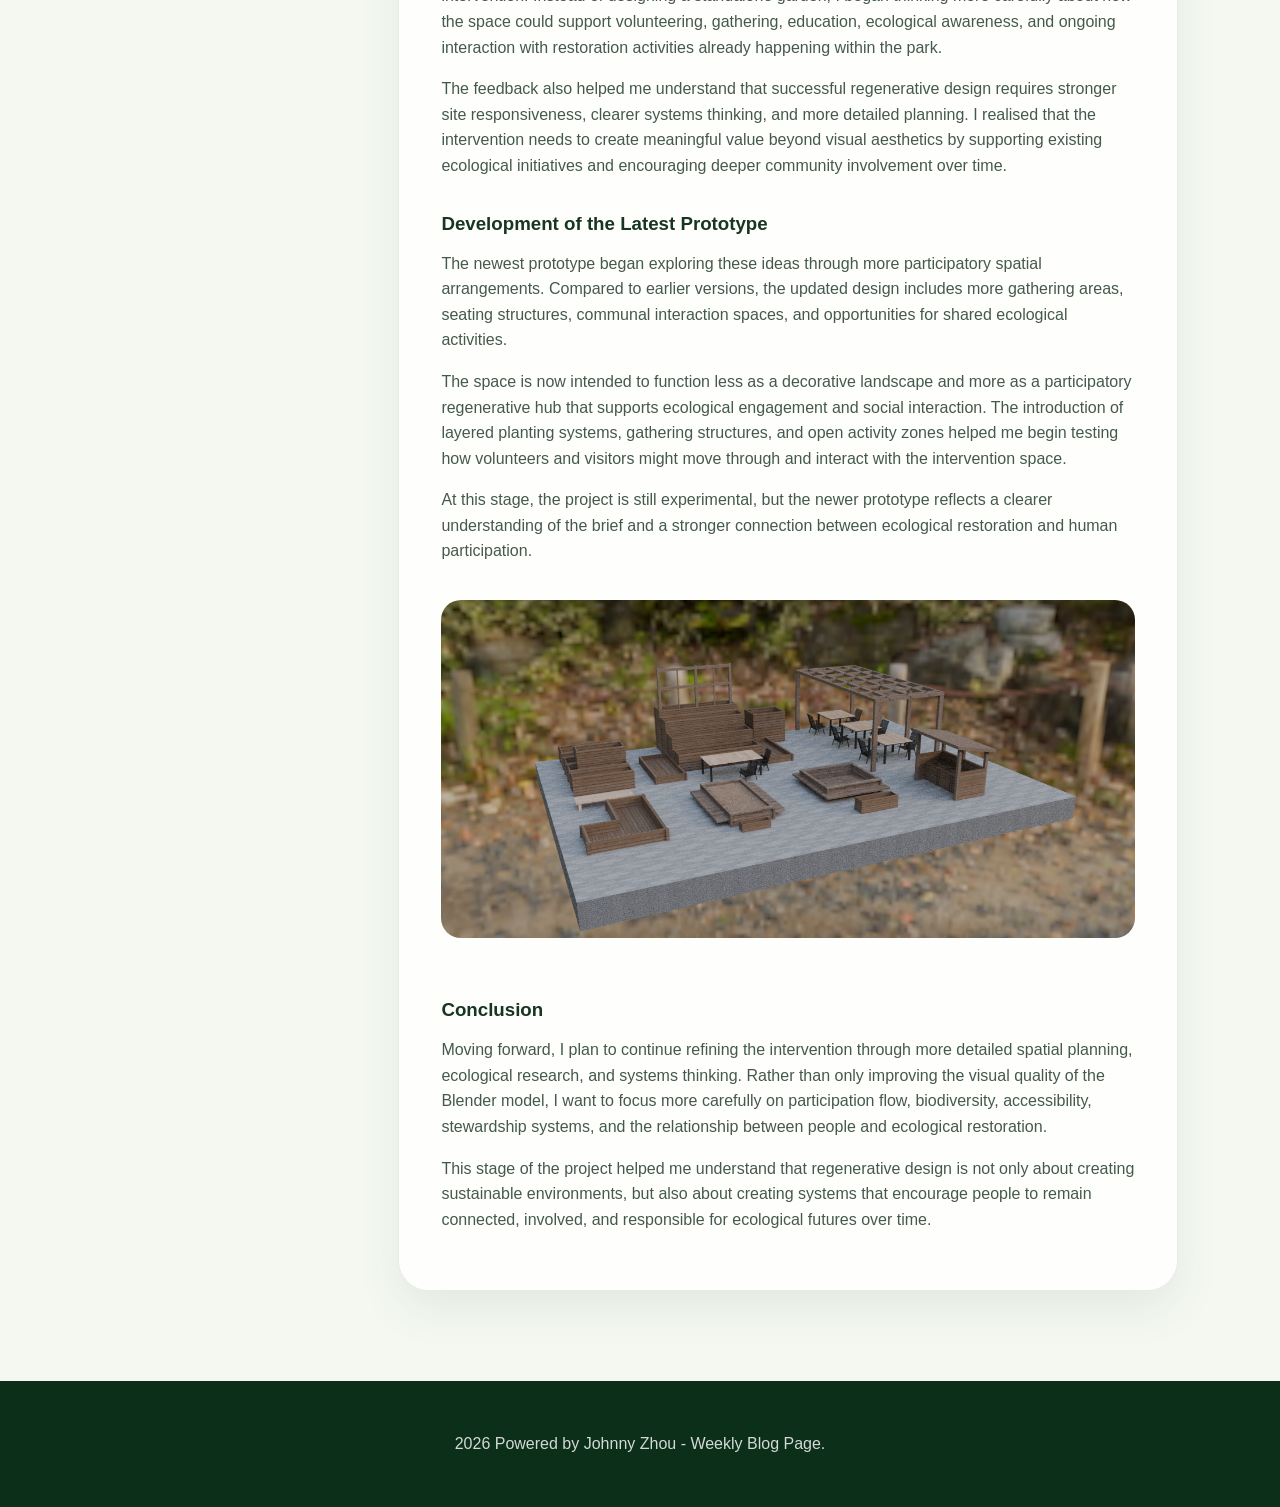
<file: week10.html>
<!DOCTYPE html>
<html lang="en">
<head>
  <meta charset="UTF-8" />
  <meta name="viewport" content="width=device-width, initial-scale=1.0" />
  <title>Week 10 - Eco Local Blog Journal</title>
  <link rel="stylesheet" href="style.css" />
</head>
<body>
  <nav class="navbar">
    <a href="index.html" class="logo">Johnny's Design Journal</a>
    <ul class="nav-links">
      <li><a href="index.html#home">Home</a></li>
      <li><a href="index.html#weeks">Weekly Blogs</a></li>
      <li><a href="index.html#resources">Resources</a></li>
    </ul>
  </nav>

  <main class="blog-page active">
    <section>
      <div class="blog-layout">
        <aside class="sidebar">
          <h3>Weekly Blogs</h3>
          <a href="week1.html">Week 1 Blog</a>
          <a href="week2.html">Week 2 Blog</a>
          <a href="week3.html">Week 3 Blog</a>
          <a href="week4.html">Week 4 Blog</a>
          <a href="week5.html">Week 5 Blog</a>
          <a href="week6.html">Week 6 Blog</a>
          <a href="week7.html">Week 7 Blog</a>
          <a href="week8.html">Week 8 Blog</a>
          <a href="week9.html">Week 9 Blog</a>
          <a href="week10.html">Week 10 Blog</a>
          <a href="index.html#weeks">← Back Home</a>
        </aside>

        <article class="blog-content reveal">
          <h2>Week 10 Blog - Fourth round of prototyping experiments / Planning for final presentation.</h2>
          <div class="blog-meta">Published by 23 May 2026</div>
          <h3>Experience</h3>
          <p>After receiving feedback from Crit Session 2, I revisited the DES304 business stream brief and reflected more deeply on the overall direction of my project. During the earlier stages of the project, I focused mainly on designing a small regenerative garden space with composting, planting, and rainwater collection systems. While the feedback suggested that the overall direction was strong, I realised that my design still lacked a stronger connection to the wider goals of the brief.</p>
          <p>The project is not only about designing for a single company or creating an isolated sustainable space. Instead, the brief focuses on climate resilience, ecological restoration, regenerative systems, and rebuilding relationships between people, businesses, communities, and the environment within the Rosedale Park area. This reflection helped me understand that my project should function more like a connected regenerative system rather than only a visual garden intervention.</p>

          <h3>One of the most important points from the critique feedback was that the project framing had become clearer compared to earlier experiments, but the intervention still needed more detail and stronger interaction within the space. The feedback suggested that I should think more carefully about:</h3>
          <ul class="nice-list">
            <li>The actual scale of the intervention</li>
            <li>How different spatial areas connect together</li>
            <li>What kinds of plants or trees should be included</li>
            <li>How businesses participate in the system</li>
            <li>How people physically interact with the space</li>
            <li>How the design creates long-term ecological and social value</li>
          </ul>
          <p>This feedback helped me realise that I needed to move beyond creating a general “green space” and instead begin designing a more believable and site-responsive regenerative environment.</p>

          <h3>After rereading the brief, I began to understand that the project is intended to support the restoration of relationships between:</h3>
          <ul class="nice-list">
            <li>People and nature</li>
            <li>People and local communities</li>
            <li>Businesses and ecological systems</li>
            <li>Modern economies and Indigenous knowledge</li>
          </ul>
          <p>This shifted my thinking significantly. Rather than designing for one company, I now see the project as a system that allows businesses, volunteers, and local communities to participate together in regenerative activities such as composting, planting, food growing, biodiversity restoration, and rainwater collection.</p>
          <p>The project therefore became less focused on creating a final object and more focused on creating a living ecological network that can evolve over time.</p>

          <h3>For the next stage of development, I plan to focus more carefully on spatial planning and ecological systems within the intervention. Instead of only improving the visual quality of the Blender model, I want to begin testing:</h3>
          <ul class="nice-list">
            <li>Planting layouts and biodiversity</li>
            <li>Spatial zoning</li>
            <li>Pathways and circulation</li>
            <li>Rainwater systems</li>
            <li>Composting areas</li>
            <li>Edible planting systems</li>
            <li>Relationships between trees, seating, and gathering spaces</li>
            <li>Scale and distance between objects</li>
          </ul>
          <p>I also want to research regenerative planting methods and forest garden systems to better understand how layered ecosystems can function within the intervention space.</p>

          <h3>Moving Toward Final Concepts</h3>
          <p>This reflection also helped me understand that Semester 1 is not about producing a single final outcome. Instead, it is about testing multiple concept directions before refining the strongest idea later in the project. My next step will therefore be developing several possible regenerative intervention concepts that explore different relationships between ecology, business participation, and community interaction within Rosedale Park.</p>

          <h3>Planting categories research</h3>
          <h3>1. Native Ecological Trees for ecological restoration zone</h3>
          <ul class="nice-list">
            <li>Kōwhai - bees/birds</li>
            <li>Pōhutukawa - coastal/windy areas</li>
            <li>Kānuka - restoration planting/fast growth</li>
            <li>Mānuka - bees/pollinators/biodiversity</li>
          </ul>

          <h3>2. Wetland / Water System Plants for rain garden zone</h3>
          <ul class="nice-list">
            <li>Harakeke - wetland/water edges/birds/Māori cultural connection</li>
            <li>Carex - stormwater filtering/erosion control</li>
            <li>Cabbage Tree (Tī Kōuka) - wet areas/ecological restoration/birds and insects</li>
          </ul>

          <h3>3. Fruit / vegetable for Community Food Growing Zone</h3>
          <ul class="nice-list">
            <li>Banana - Auckland climate/community tropical planting area/visual participation</li>
            <li>Kūmara - Māori food tradition/regenerative food system/cultural connection</li>
            <li>Herbs - mint/basil/rosemary</li>
            <li>Strawberry / berries - children interaction/harvesting/edible engagement</li>
          </ul>

          <h3>4. Pollinator / Biodiversity Zone</h3>
          <ul class="nice-list">
            <li>Hebe - bees/butterflies</li>
            <li>Mānuka - pollinators/bees/native ecosystem</li>
            <li>Kawakawa - shaded areas/biodiversity</li>
          </ul>

          <p>I began researching native planting systems, edible planting, and ecological layering to better understand how regenerative spatial systems can support biodiversity, participation, and environmental resilience in Rosedale Park.</p>
          
          <h3>New HMW</h3>
          <div class="process-flow">
              <span>How might we support long-term community participation and ecological engagement within the restoration systems of Rosedale Park?</span>
          </div>

          <h3>Framing</h3>
          <p>Exploring how participatory regenerative interventions can support existing ecological restoration efforts in Rosedale Park.”</p>

          <h2>3 concept solutions </h2>
          <h3>Opportunities 1 - Participatory Growing Hub</h3>
          <ul class="nice-list">
            <li>Edible planting</li>
            <li>Compost</li>
            <li>Volunteer interaction</li>
            <li>Community gathering</li>
            <li>Participation</li>
          </ul>

          <h3>Opportunities 2 - Ecological Water & Biodiversity System</h3>
          <ul class="nice-list">
            <li>Rainwater reuse</li>
            <li>Wetland restoration</li>
            <li>Native planting</li>
            <li>Pollinator systems</li>
            <li>Biodiversity corridors</li>
          </ul>

          <h3>Opportunities 3 - Stewardship & Participation Network</h3>
          <ul class="nice-list">
            <li>Volunteer support</li>
            <li>SME participation</li>
            <li>Stewardship programs</li>
            <li>Learning/social interaction</li>
            <li>Visibility of restoration work</li>
          </ul>

          <h3>Final Reflection</h3>
          <p>One of the biggest changes during this stage of the project was shifting my understanding of what regeneration means within the context of Rosedale Park. Earlier experiments focused mainly on creating an environmentally sustainable space through planting, composting, and rainwater collection. However, after receiving critique feedback and revisiting the brief, I realised that regeneration is not only about ecological systems, but also about supporting long-term participation, stewardship, and relationships between people and the environment.</p>
          <p>This changed the way I approached both the spatial design and the overall purpose of the intervention. Instead of designing a standalone garden, I began thinking more carefully about how the space could support volunteering, gathering, education, ecological awareness, and ongoing interaction with restoration activities already happening within the park.</p>
          <p>The feedback also helped me understand that successful regenerative design requires stronger site responsiveness, clearer systems thinking, and more detailed planning. I realised that the intervention needs to create meaningful value beyond visual aesthetics by supporting existing ecological initiatives and encouraging deeper community involvement over time.</p>

          <h3>Development of the Latest Prototype</h3>
          <p>The newest prototype began exploring these ideas through more participatory spatial arrangements. Compared to earlier versions, the updated design includes more gathering areas, seating structures, communal interaction spaces, and opportunities for shared ecological activities.</p>
          <p>The space is now intended to function less as a decorative landscape and more as a participatory regenerative hub that supports ecological engagement and social interaction. The introduction of layered planting systems, gathering structures, and open activity zones helped me begin testing how volunteers and visitors might move through and interact with the intervention space.</p>
          <p>At this stage, the project is still experimental, but the newer prototype reflects a clearer understanding of the brief and a stronger connection between ecological restoration and human participation.</p>

          <img src="assets/10(1).png" alt="Week 10 Image" class="blog-image">

          <h3>Conclusion</h3>
          <p>Moving forward, I plan to continue refining the intervention through more detailed spatial planning, ecological research, and systems thinking. Rather than only improving the visual quality of the Blender model, I want to focus more carefully on participation flow, biodiversity, accessibility, stewardship systems, and the relationship between people and ecological restoration.</p>
          <p>This stage of the project helped me understand that regenerative design is not only about creating sustainable environments, but also about creating systems that encourage people to remain connected, involved, and responsible for ecological futures over time.</p>

        </article>
      </div>
    </section>
  </main>

  <footer>
    <p>2026 Powered by Johnny Zhou - Weekly Blog Page.</p>
  </footer>

  <script src="script.js"></script>
</body>
</html>
</file>
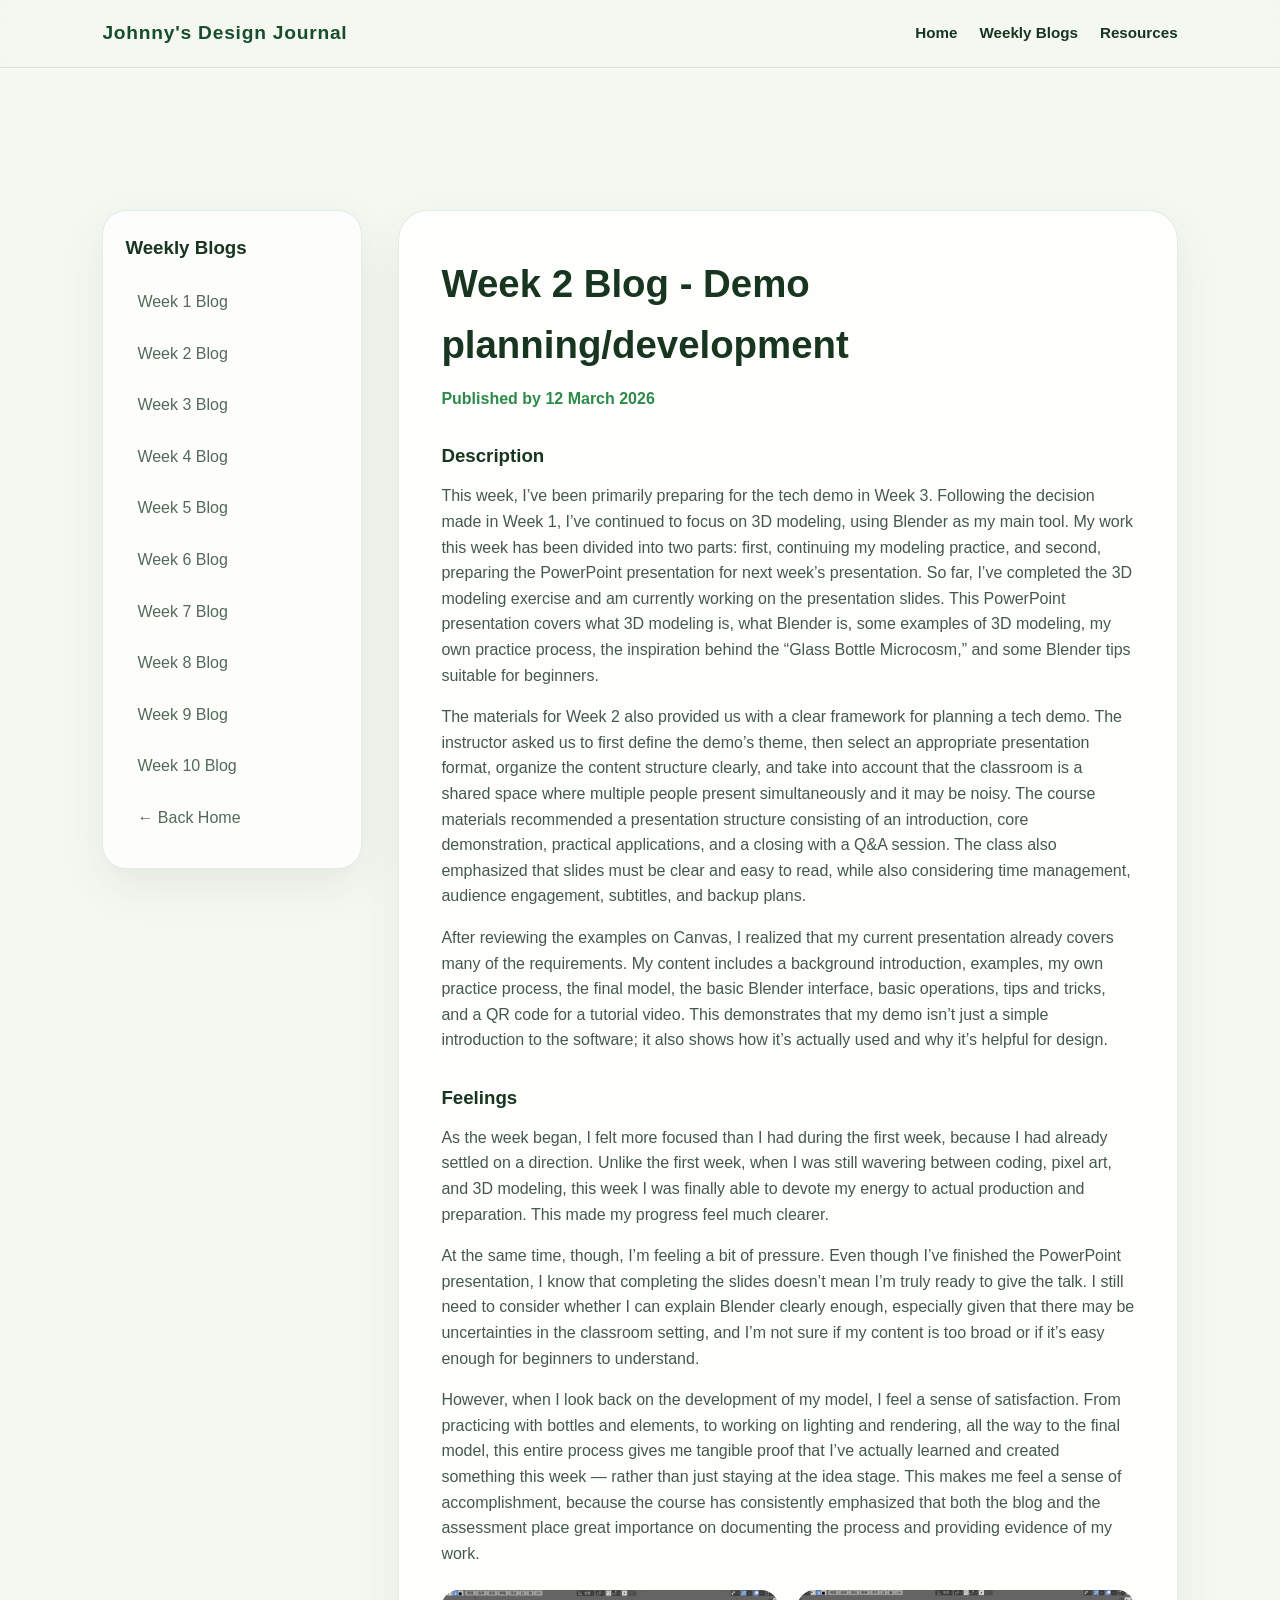
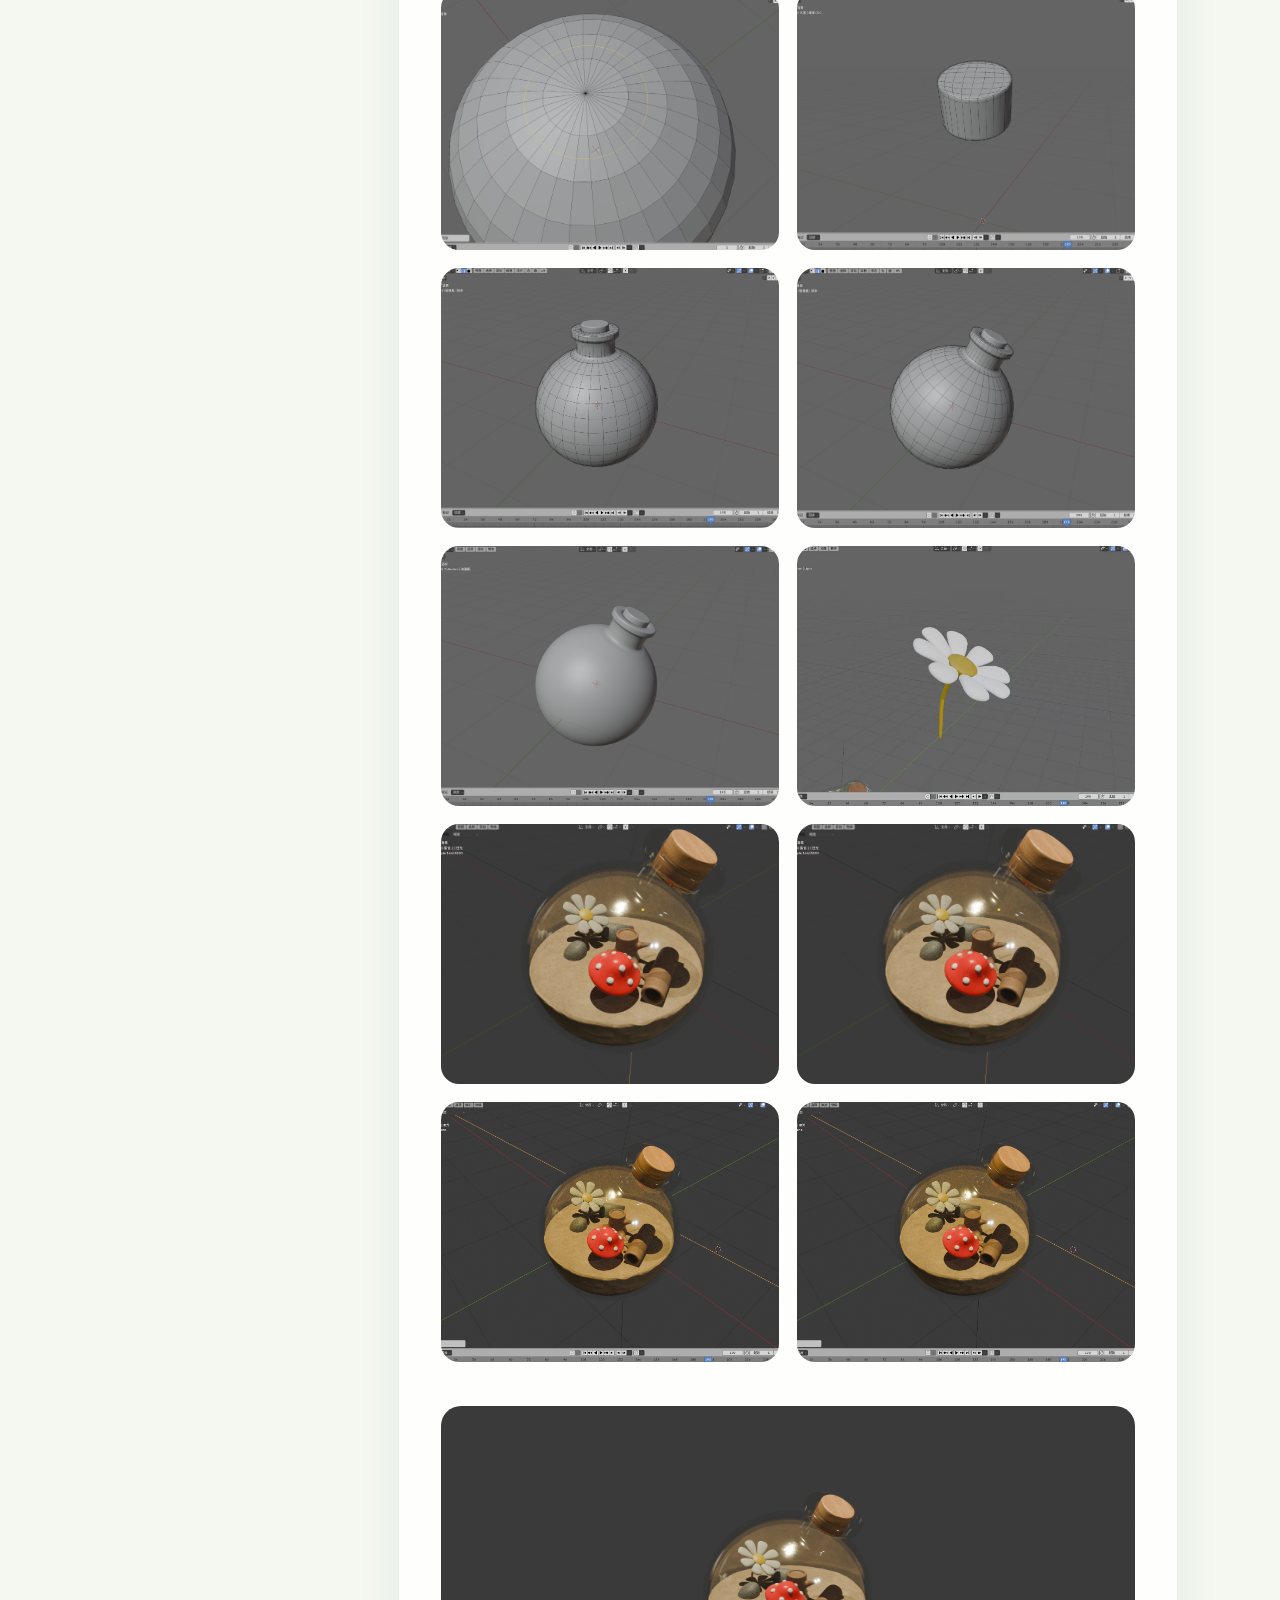
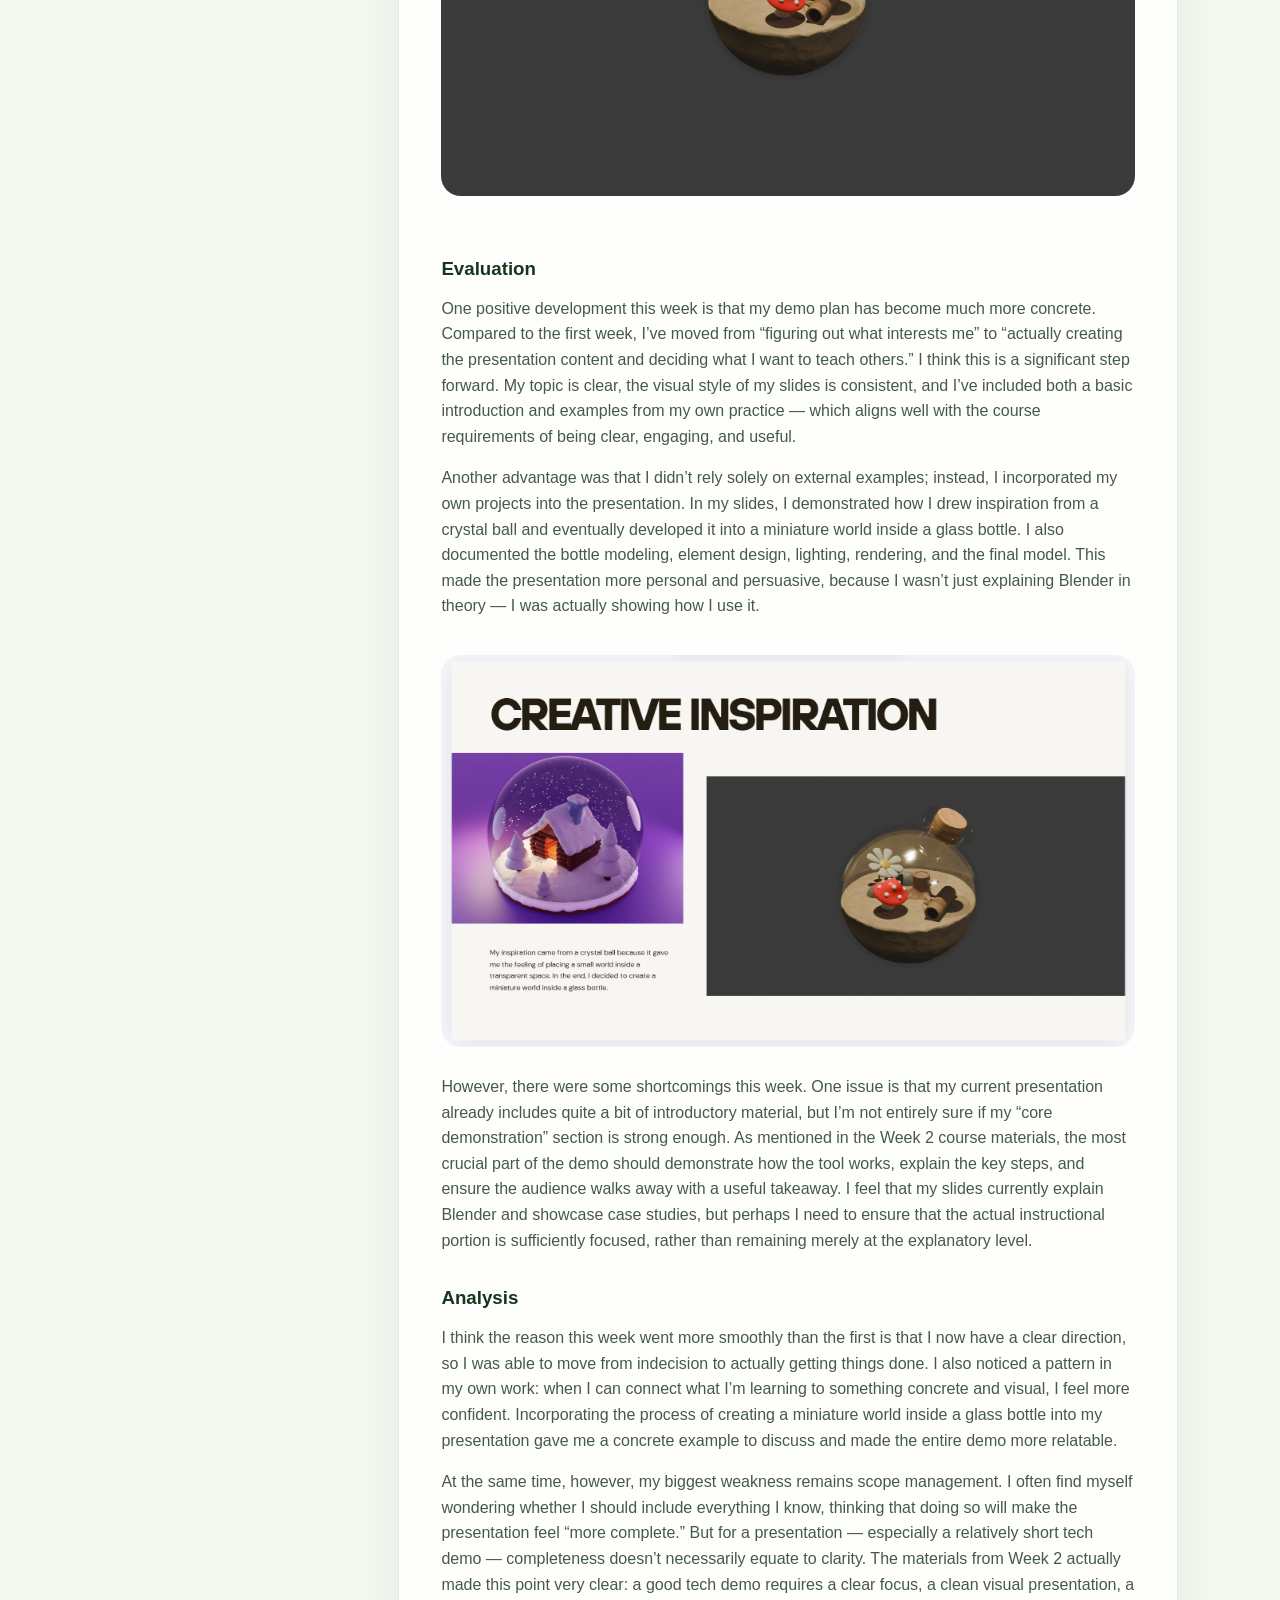
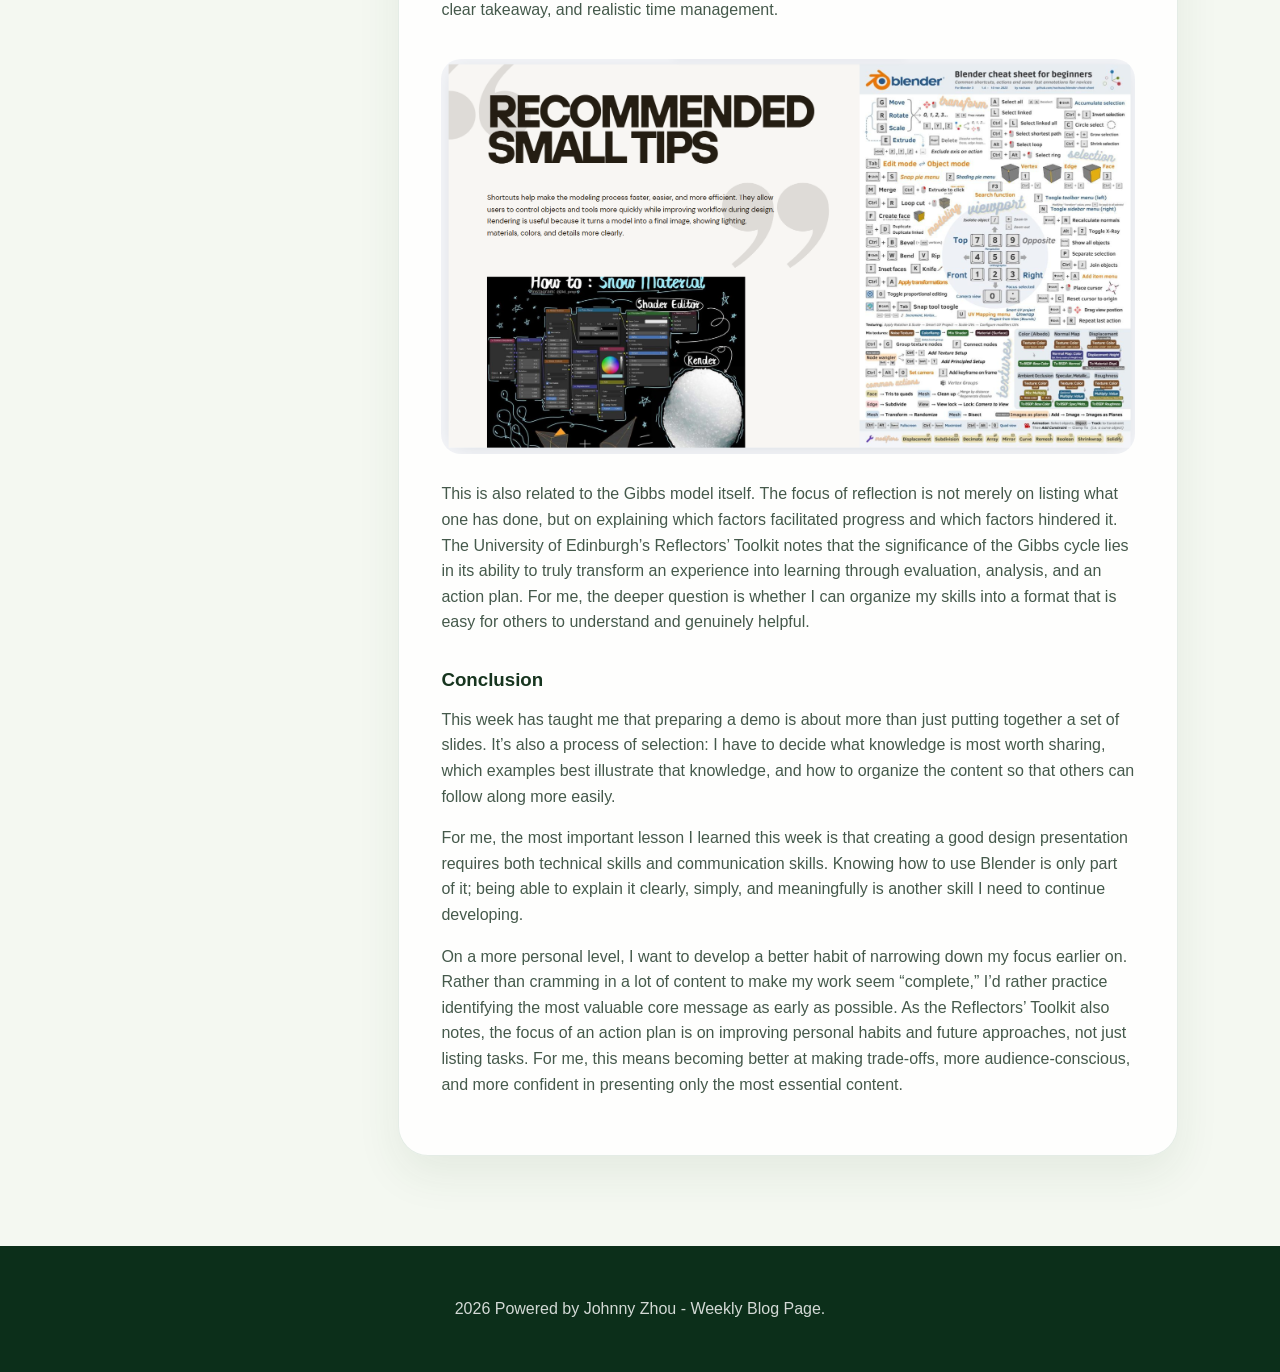
<file: week2.html>
<!DOCTYPE html>
<html lang="en">
<head>
  <meta charset="UTF-8" />
  <meta name="viewport" content="width=device-width, initial-scale=1.0" />
  <title>Week 2 - Eco Local Blog Journal</title>
  <link rel="stylesheet" href="style.css" />
</head>
<body>
  <nav class="navbar">
    <a href="index.html" class="logo">Johnny's Design Journal</a>
    <ul class="nav-links">
      <li><a href="index.html#home">Home</a></li>
      <li><a href="index.html#weeks">Weekly Blogs</a></li>
      <li><a href="index.html#resources">Resources</a></li>
    </ul>
  </nav>

  <main class="blog-page active">
    <section>
      <div class="blog-layout">
        <aside class="sidebar">
          <h3>Weekly Blogs</h3>
          <a href="week1.html">Week 1 Blog</a>
          <a href="week2.html">Week 2 Blog</a>
          <a href="week3.html">Week 3 Blog</a>
          <a href="week4.html">Week 4 Blog</a>
          <a href="week5.html">Week 5 Blog</a>
          <a href="week6.html">Week 6 Blog</a>
          <a href="week7.html">Week 7 Blog</a>
          <a href="week8.html">Week 8 Blog</a>
          <a href="week9.html">Week 9 Blog</a>
          <a href="week10.html">Week 10 Blog</a>
          <a href="index.html#weeks">← Back Home</a>
        </aside>

        <article class="blog-content reveal">
          <h2>Week 2 Blog - Demo planning/development</h2>
          <div class="blog-meta">Published by 12 March 2026</div>

          <h3>Description</h3>
          <p>This week, I’ve been primarily preparing for the tech demo in Week 3. Following the decision made in Week 1, I’ve continued to focus on 3D modeling, using Blender as my main tool. My work this week has been divided into two parts: first, continuing my modeling practice, and second, preparing the PowerPoint presentation for next week’s presentation. So far, I’ve completed the 3D modeling exercise and am currently working on the presentation slides. This PowerPoint presentation covers what 3D modeling is, what Blender is, some examples of 3D modeling, my own practice process, the inspiration behind the “Glass Bottle Microcosm,” and some Blender tips suitable for beginners.</p>
          <p>The materials for Week 2 also provided us with a clear framework for planning a tech demo. The instructor asked us to first define the demo’s theme, then select an appropriate presentation format, organize the content structure clearly, and take into account that the classroom is a shared space where multiple people present simultaneously and it may be noisy. The course materials recommended a presentation structure consisting of an introduction, core demonstration, practical applications, and a closing with a Q&A session. The class also emphasized that slides must be clear and easy to read, while also considering time management, audience engagement, subtitles, and backup plans.</p>
          <p>After reviewing the examples on Canvas, I realized that my current presentation already covers many of the requirements. My content includes a background introduction, examples, my own practice process, the final model, the basic Blender interface, basic operations, tips and tricks, and a QR code for a tutorial video. This demonstrates that my demo isn’t just a simple introduction to the software; it also shows how it’s actually used and why it’s helpful for design.</p>

          <h3>Feelings</h3>
          <p>As the week began, I felt more focused than I had during the first week, because I had already settled on a direction. Unlike the first week, when I was still wavering between coding, pixel art, and 3D modeling, this week I was finally able to devote my energy to actual production and preparation. This made my progress feel much clearer.</p>
          <p>At the same time, though, I’m feeling a bit of pressure. Even though I’ve finished the PowerPoint presentation, I know that completing the slides doesn’t mean I’m truly ready to give the talk. I still need to consider whether I can explain Blender clearly enough, especially given that there may be uncertainties in the classroom setting, and I’m not sure if my content is too broad or if it’s easy enough for beginners to understand.</p>
          <p>However, when I look back on the development of my model, I feel a sense of satisfaction. From practicing with bottles and elements, to working on lighting and rendering, all the way to the final model, this entire process gives me tangible proof that I’ve actually learned and created something this week — rather than just staying at the idea stage. This makes me feel a sense of accomplishment, because the course has consistently emphasized that both the blog and the assessment place great importance on documenting the process and providing evidence of my work.</p>

          <div class="image-grid">
            <img src="assets/2(1).png">
            <img src="assets/2(2).png">
            <img src="assets/2(3).png">
            <img src="assets/2(4).png">
            <img src="assets/2(5).png">
            <img src="assets/2(6).jpg">
            <img src="assets/2(7).png">
            <img src="assets/2(8).png">
            <img src="assets/2(9).png">
            <img src="assets/2(10).png">
          </div>

          <img src="assets/2(11).png" alt="Week 2 Image" class="blog-image">

          <h3>Evaluation</h3>
          <p>One positive development this week is that my demo plan has become much more concrete. Compared to the first week, I’ve moved from “figuring out what interests me” to “actually creating the presentation content and deciding what I want to teach others.” I think this is a significant step forward. My topic is clear, the visual style of my slides is consistent, and I’ve included both a basic introduction and examples from my own practice — which aligns well with the course requirements of being clear, engaging, and useful.</p>
          <p>Another advantage was that I didn’t rely solely on external examples; instead, I incorporated my own projects into the presentation. In my slides, I demonstrated how I drew inspiration from a crystal ball and eventually developed it into a miniature world inside a glass bottle. I also documented the bottle modeling, element design, lighting, rendering, and the final model. This made the presentation more personal and persuasive, because I wasn’t just explaining Blender in theory — I was actually showing how I use it.</p>
          
          <img src="assets/2(12).png" alt="Week 2 Image" class="blog-image">

          <p>However, there were some shortcomings this week. One issue is that my current presentation already includes quite a bit of introductory material, but I’m not entirely sure if my “core demonstration” section is strong enough. As mentioned in the Week 2 course materials, the most crucial part of the demo should demonstrate how the tool works, explain the key steps, and ensure the audience walks away with a useful takeaway. I feel that my slides currently explain Blender and showcase case studies, but perhaps I need to ensure that the actual instructional portion is sufficiently focused, rather than remaining merely at the explanatory level.</p>

          <h3>Analysis</h3>
          <p>I think the reason this week went more smoothly than the first is that I now have a clear direction, so I was able to move from indecision to actually getting things done. I also noticed a pattern in my own work: when I can connect what I’m learning to something concrete and visual, I feel more confident. Incorporating the process of creating a miniature world inside a glass bottle into my presentation gave me a concrete example to discuss and made the entire demo more relatable.</p>
          <p>At the same time, however, my biggest weakness remains scope management. I often find myself wondering whether I should include everything I know, thinking that doing so will make the presentation feel “more complete.” But for a presentation — especially a relatively short tech demo — completeness doesn’t necessarily equate to clarity. The materials from Week 2 actually made this point very clear: a good tech demo requires a clear focus, a clean visual presentation, a clear takeaway, and realistic time management.</p>

          <img src="assets/2(13).png" alt="Week 2 Image" class="blog-image">

          <p>This is also related to the Gibbs model itself. The focus of reflection is not merely on listing what one has done, but on explaining which factors facilitated progress and which factors hindered it. The University of Edinburgh’s Reflectors’ Toolkit notes that the significance of the Gibbs cycle lies in its ability to truly transform an experience into learning through evaluation, analysis, and an action plan. For me, the deeper question is whether I can organize my skills into a format that is easy for others to understand and genuinely helpful.</p>

          <h3>Conclusion</h3>
          <p>This week has taught me that preparing a demo is about more than just putting together a set of slides. It’s also a process of selection: I have to decide what knowledge is most worth sharing, which examples best illustrate that knowledge, and how to organize the content so that others can follow along more easily.</p>
          <p>For me, the most important lesson I learned this week is that creating a good design presentation requires both technical skills and communication skills. Knowing how to use Blender is only part of it; being able to explain it clearly, simply, and meaningfully is another skill I need to continue developing.</p>
          <p>On a more personal level, I want to develop a better habit of narrowing down my focus earlier on. Rather than cramming in a lot of content to make my work seem “complete,” I’d rather practice identifying the most valuable core message as early as possible. As the Reflectors’ Toolkit also notes, the focus of an action plan is on improving personal habits and future approaches, not just listing tasks. For me, this means becoming better at making trade-offs, more audience-conscious, and more confident in presenting only the most essential content.</p>

        </article>
      </div>
    </section>
  </main>

  <footer>
    <p>2026 Powered by Johnny Zhou - Weekly Blog Page.</p>
  </footer>

  <script src="script.js"></script>
</body>
</html>
</file>
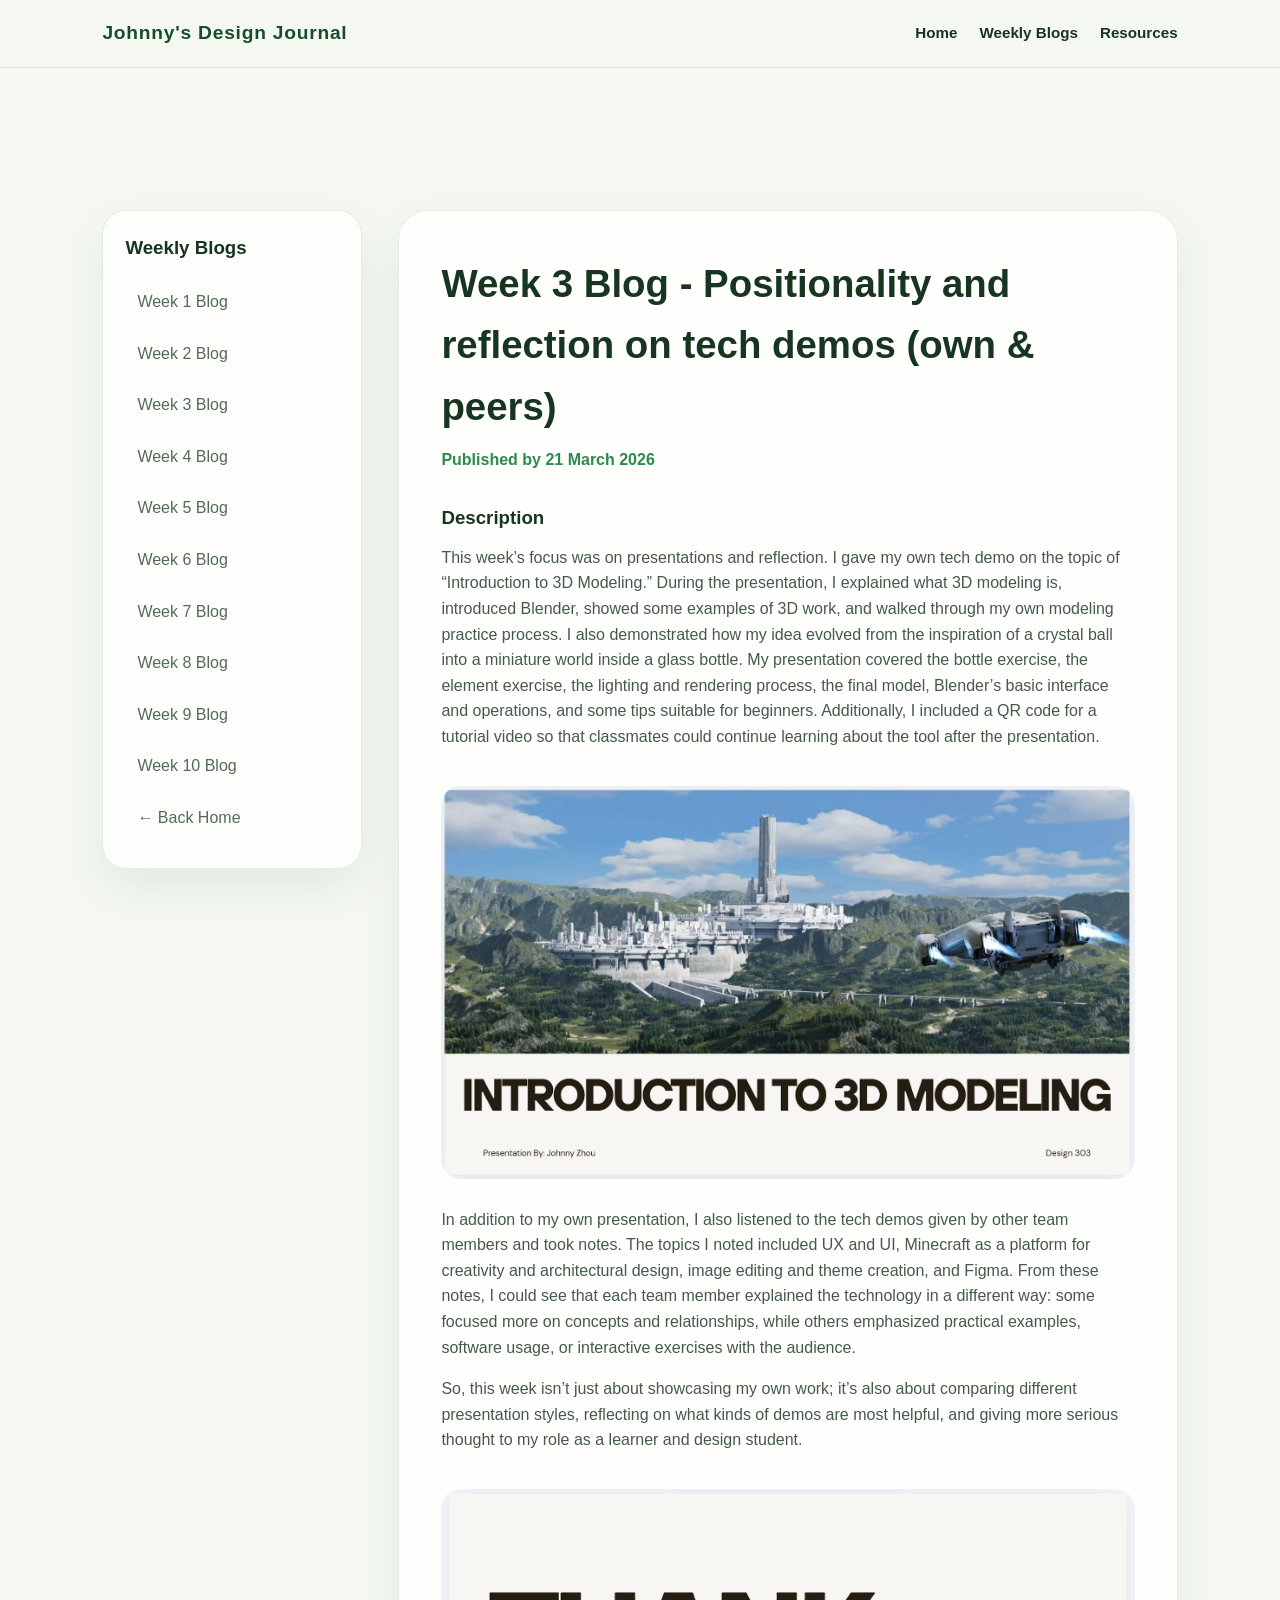
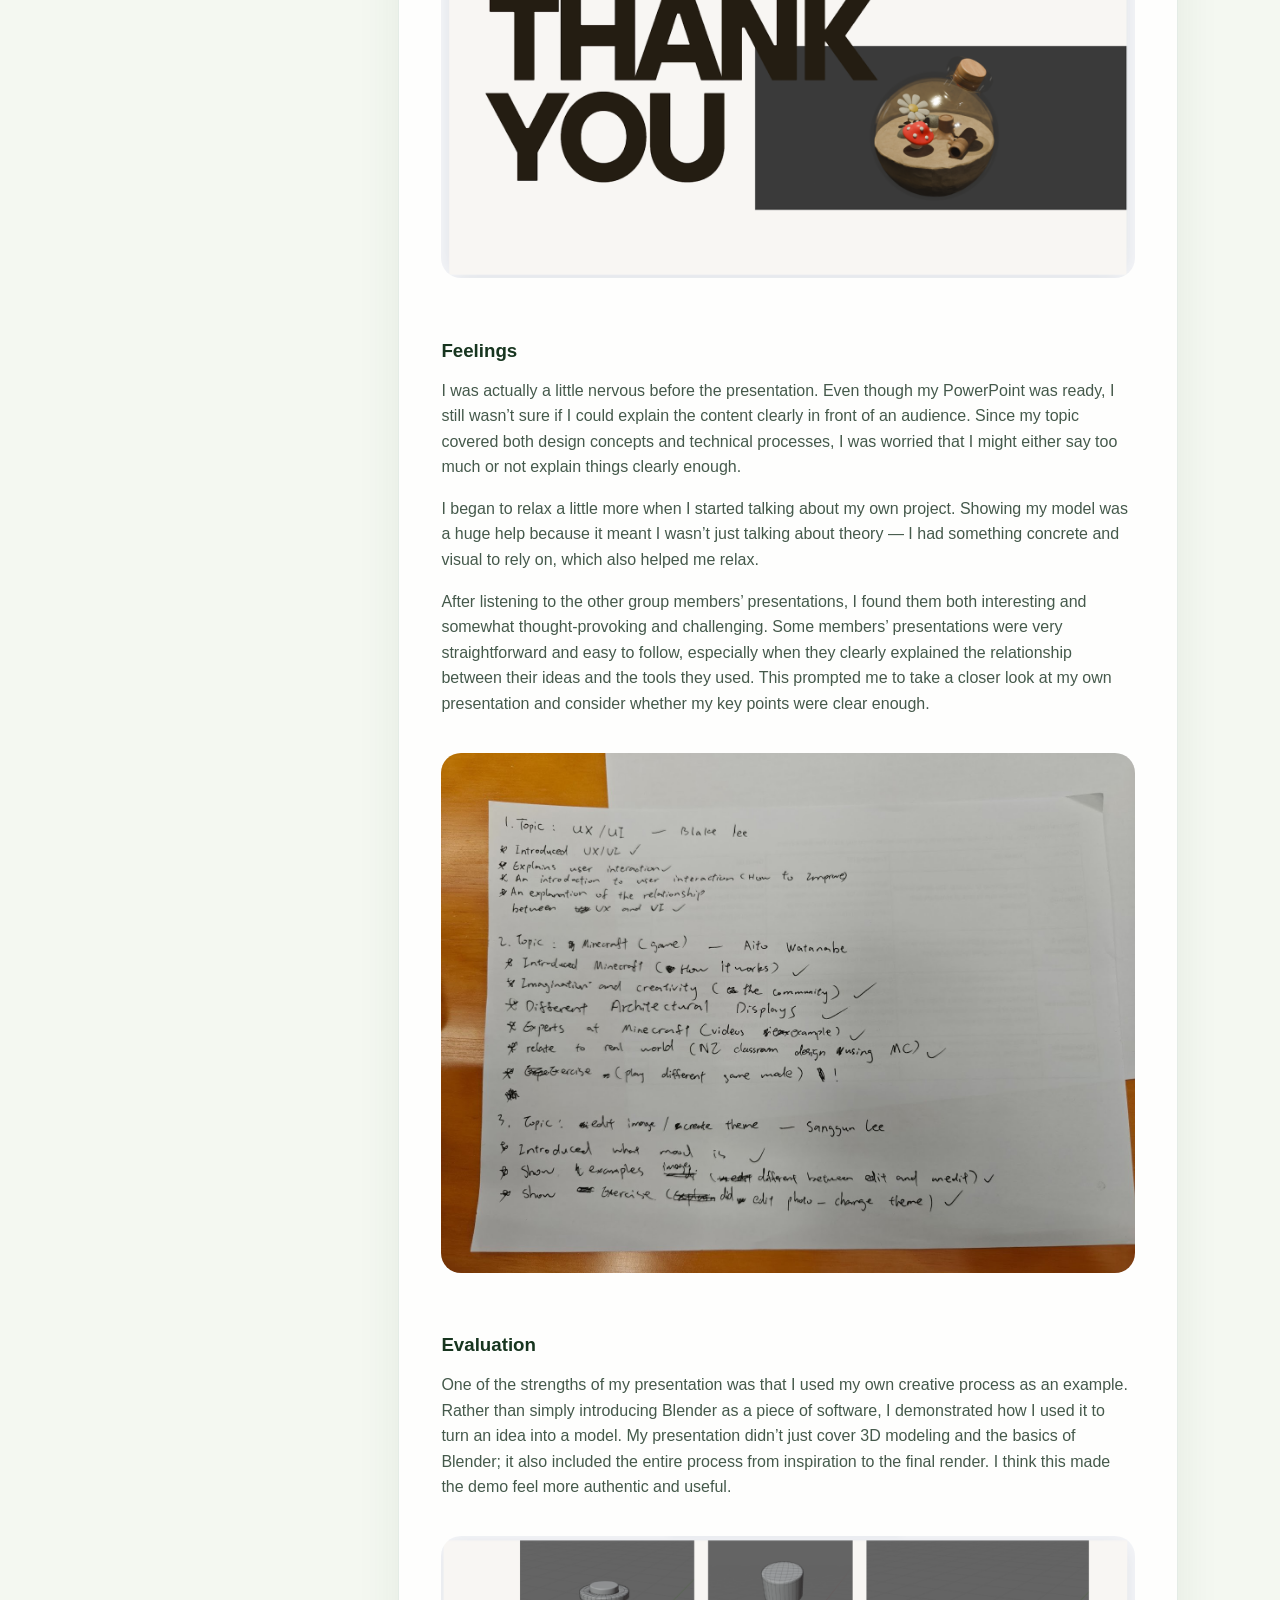
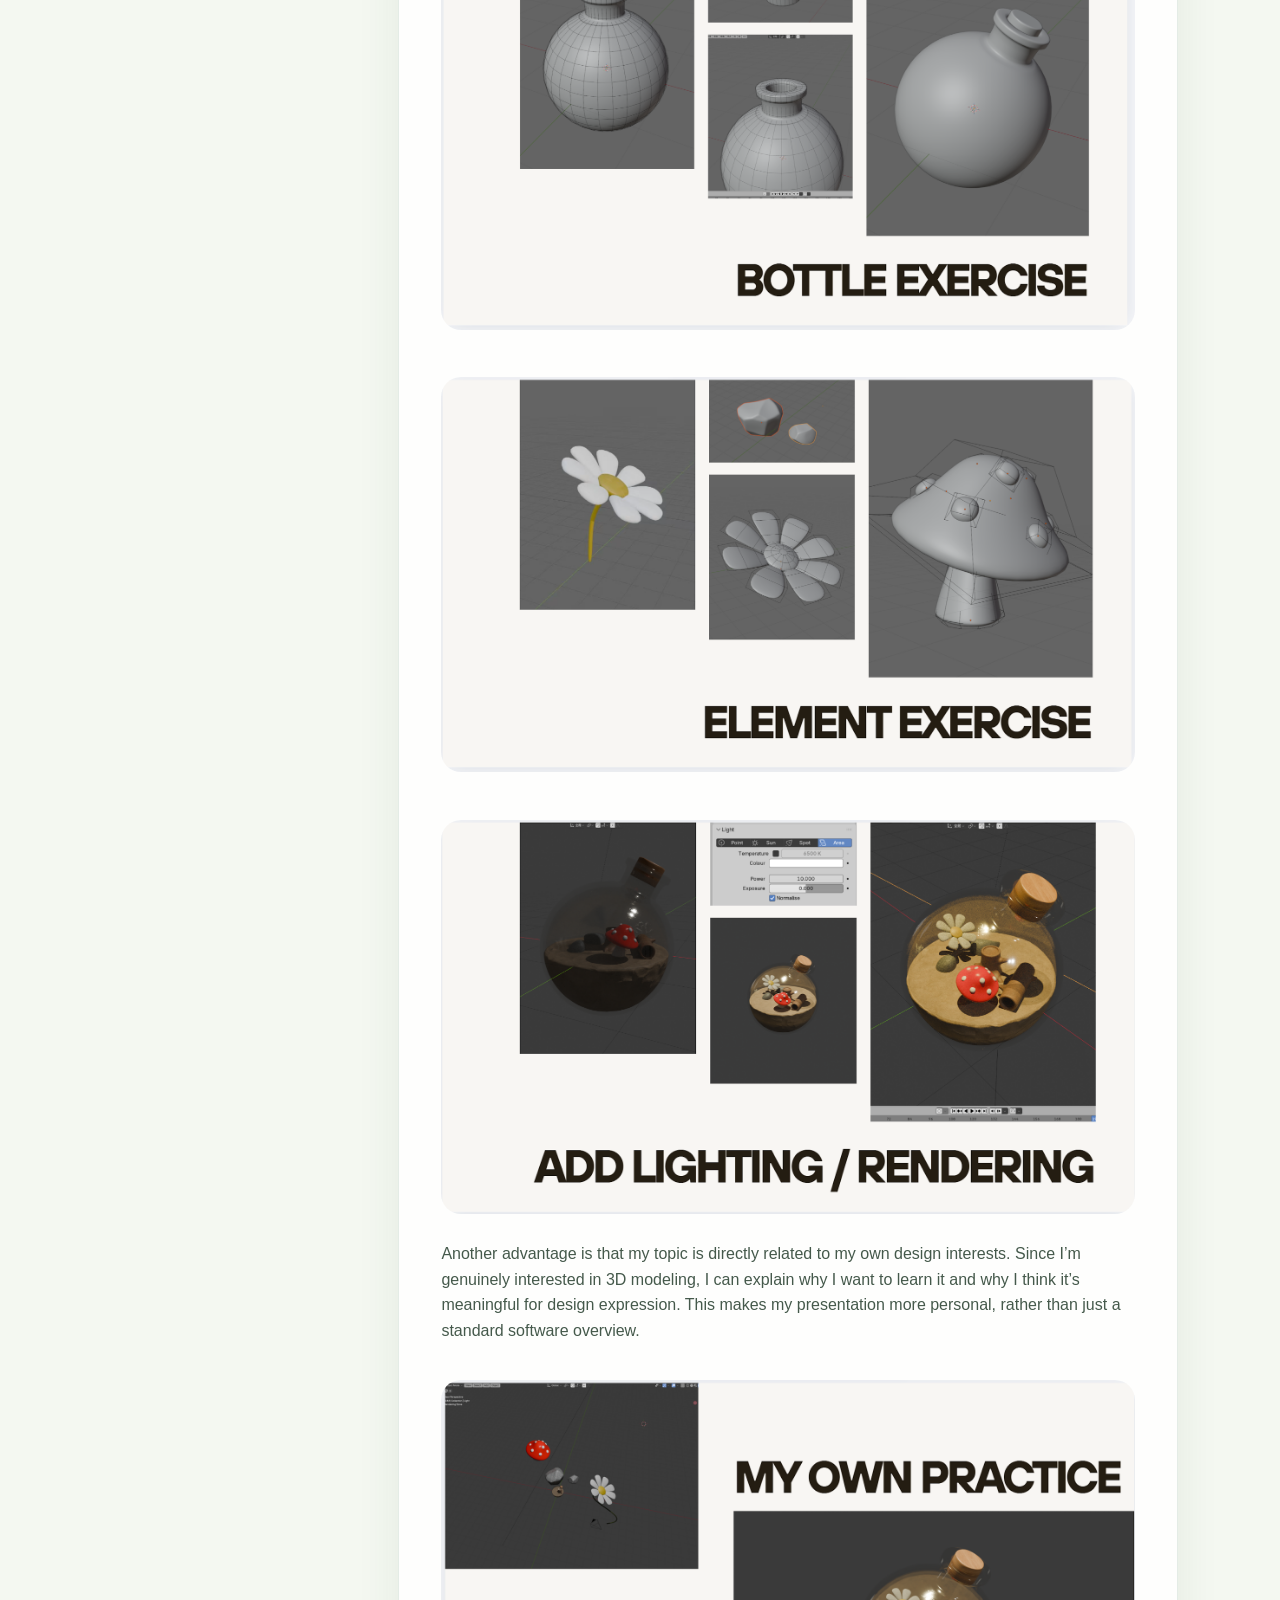
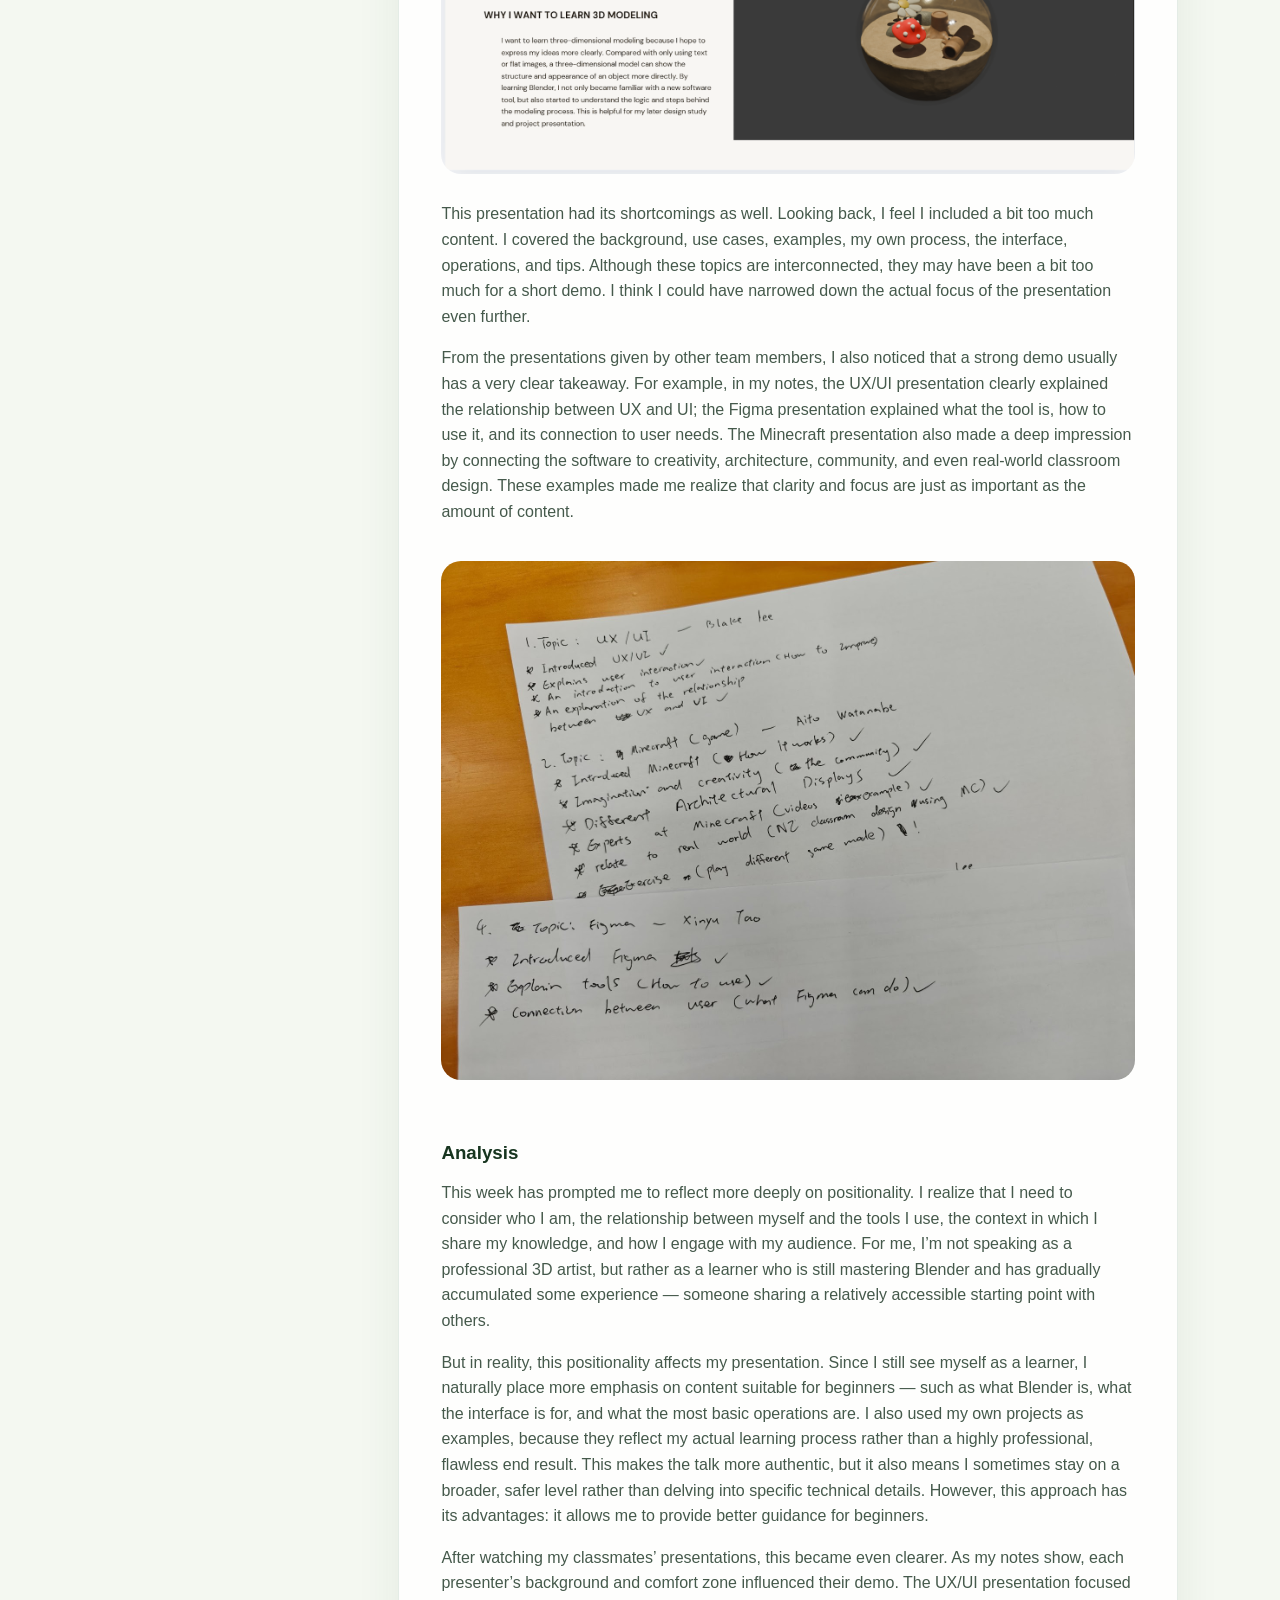
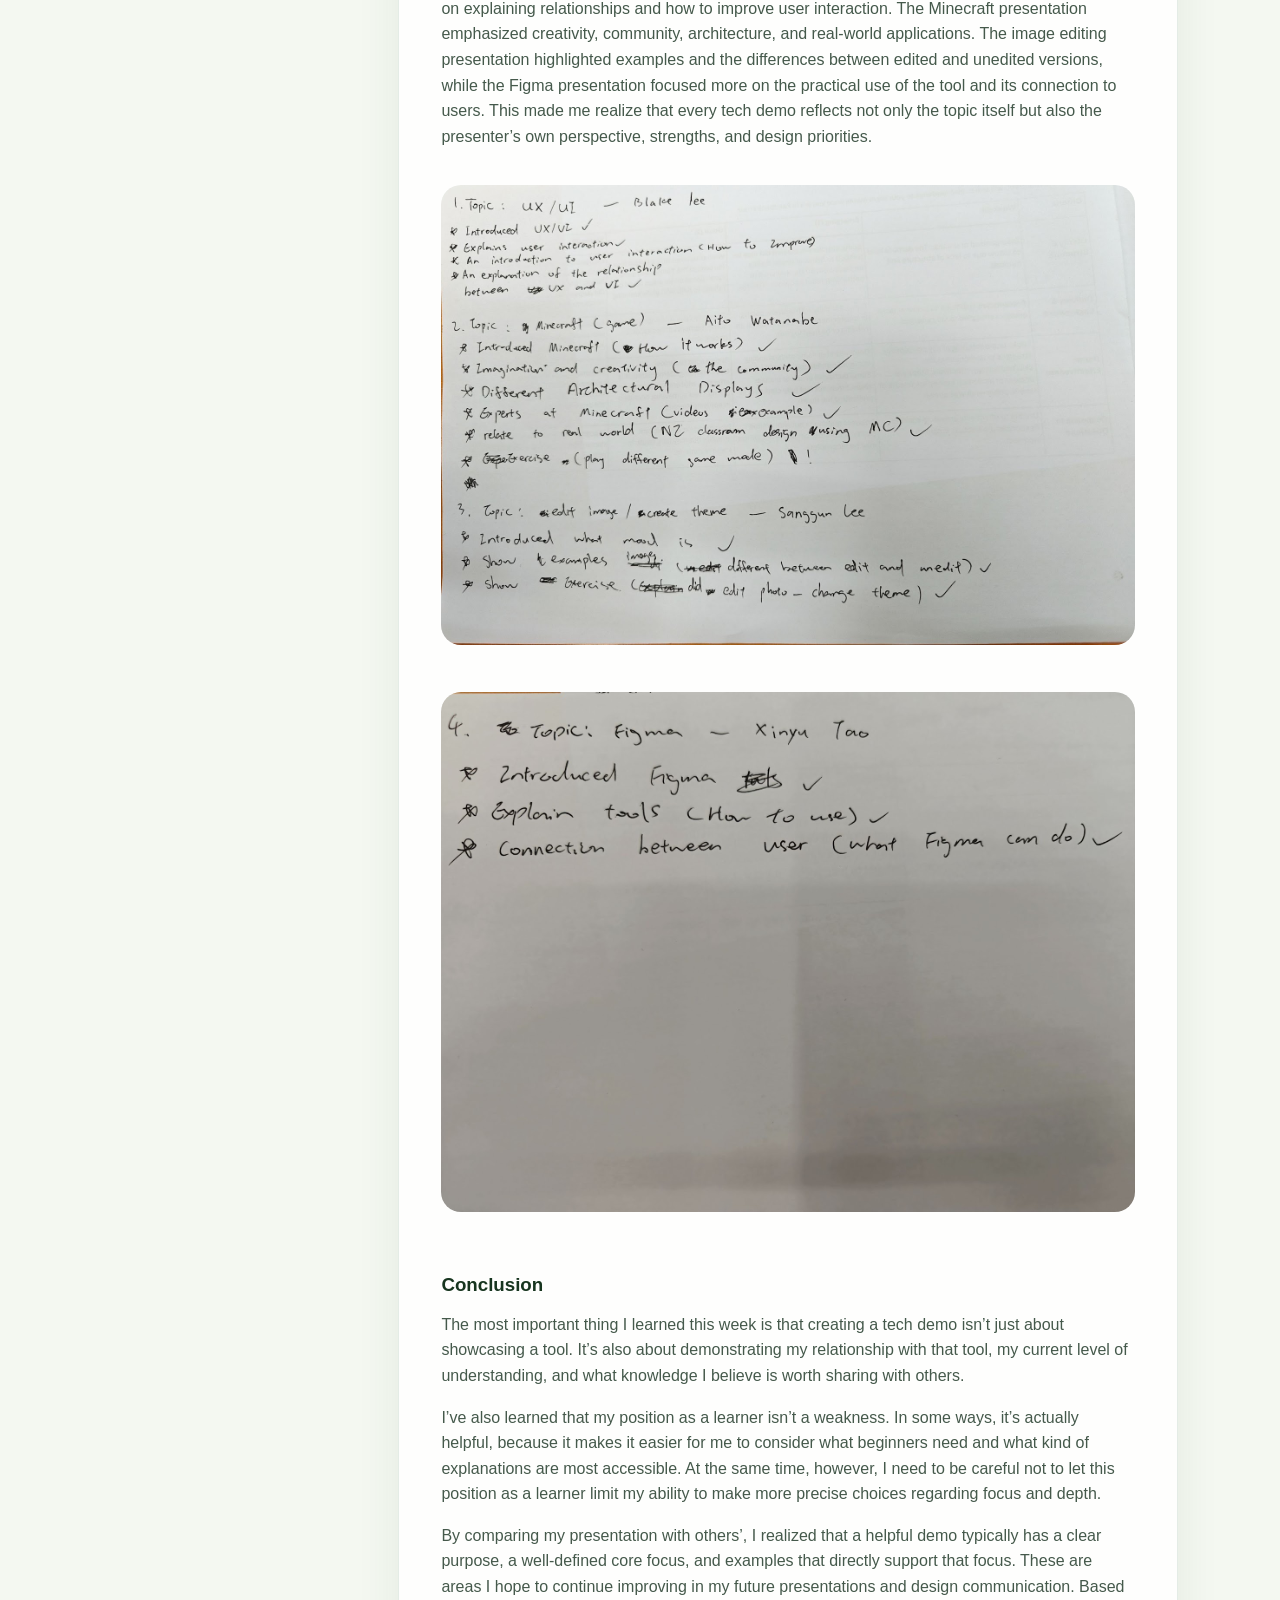
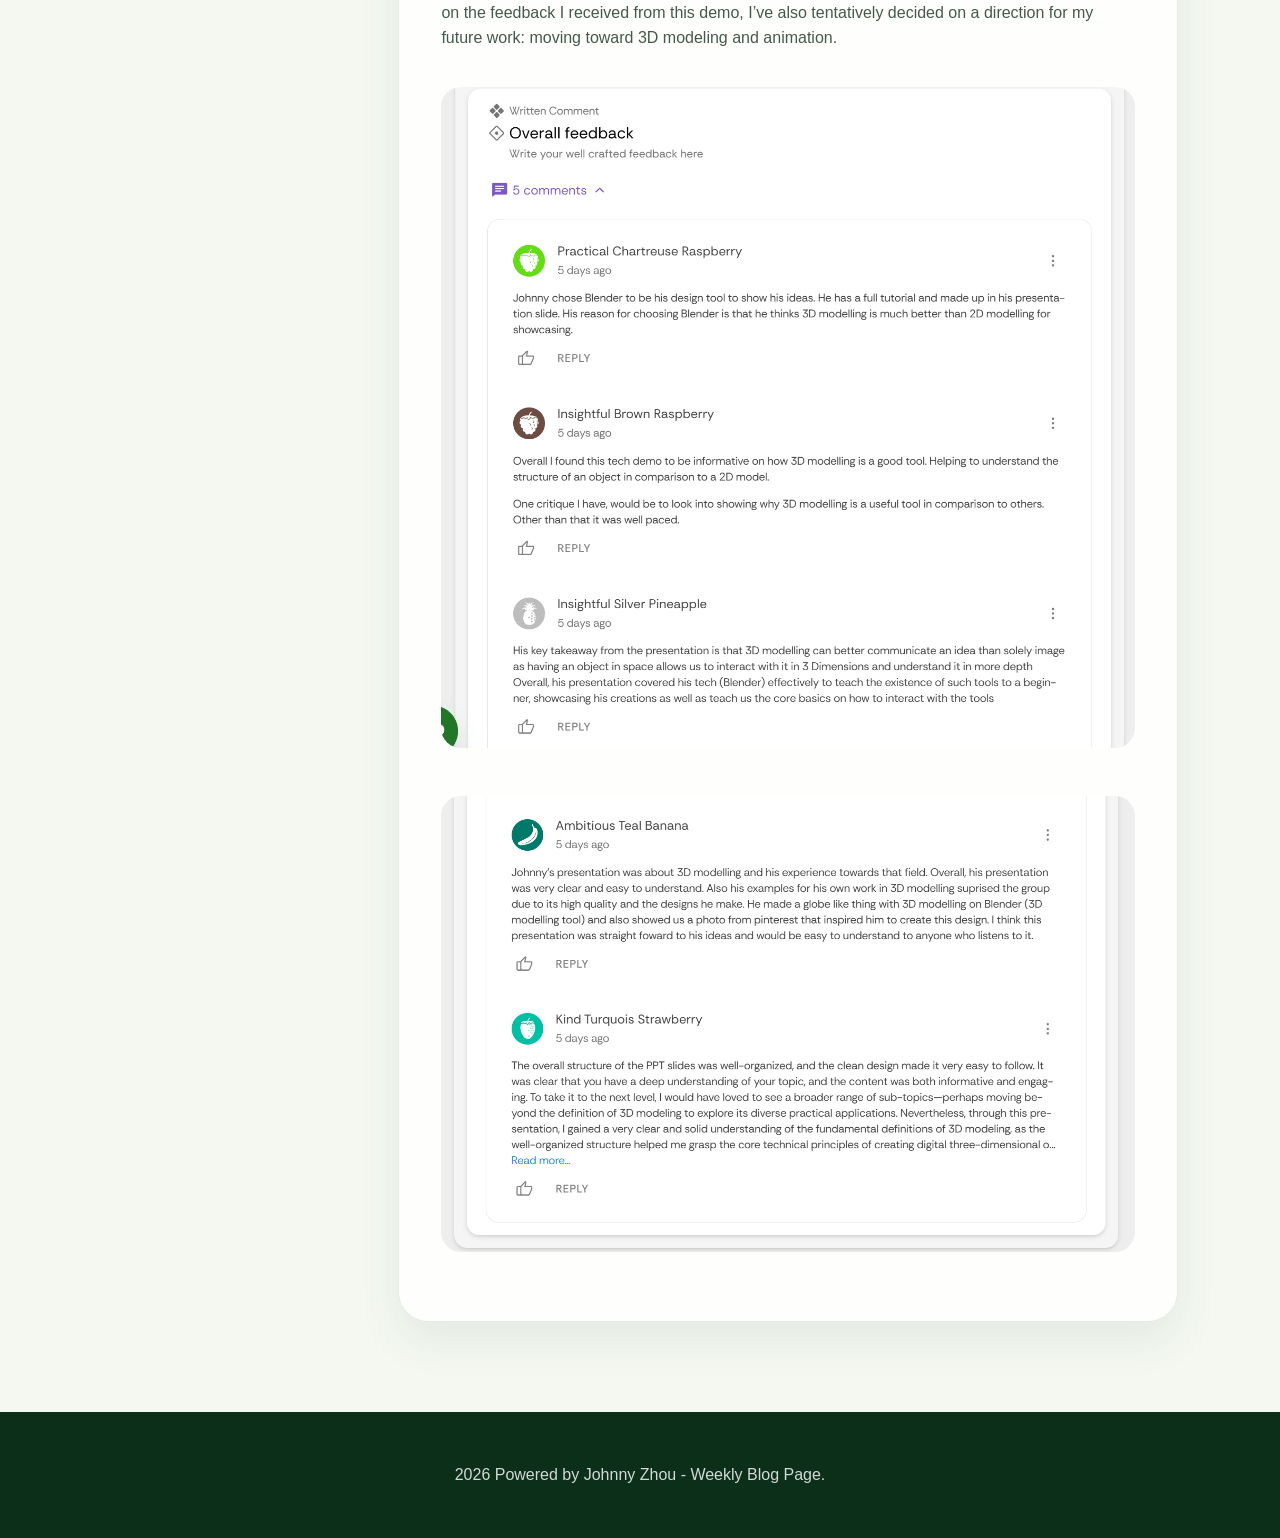
<file: week3.html>
<!DOCTYPE html>
<html lang="en">
<head>
  <meta charset="UTF-8" />
  <meta name="viewport" content="width=device-width, initial-scale=1.0" />
  <title>Week 3 - Eco Local Blog Journal</title>
  <link rel="stylesheet" href="style.css" />
</head>
<body>
  <nav class="navbar">
    <a href="index.html" class="logo">Johnny's Design Journal</a>
    <ul class="nav-links">
      <li><a href="index.html#home">Home</a></li>
      <li><a href="index.html#weeks">Weekly Blogs</a></li>
      <li><a href="index.html#resources">Resources</a></li>
    </ul>
  </nav>

  <main class="blog-page active">
    <section>
      <div class="blog-layout">
        <aside class="sidebar">
          <h3>Weekly Blogs</h3>
          <a href="week1.html">Week 1 Blog</a>
          <a href="week2.html">Week 2 Blog</a>
          <a href="week3.html">Week 3 Blog</a>
          <a href="week4.html">Week 4 Blog</a>
          <a href="week5.html">Week 5 Blog</a>
          <a href="week6.html">Week 6 Blog</a>
          <a href="week7.html">Week 7 Blog</a>
          <a href="week8.html">Week 8 Blog</a>
          <a href="week9.html">Week 9 Blog</a>
          <a href="week10.html">Week 10 Blog</a>
          <a href="index.html#weeks">← Back Home</a>
        </aside>

        <article class="blog-content reveal">
          <h2>Week 3 Blog - Positionality and reflection on tech demos (own & peers)</h2>
          <div class="blog-meta">Published by 21 March 2026</div>
          
          <h3>Description</h3>
          <p>This week’s focus was on presentations and reflection. I gave my own tech demo on the topic of “Introduction to 3D Modeling.” During the presentation, I explained what 3D modeling is, introduced Blender, showed some examples of 3D work, and walked through my own modeling practice process. I also demonstrated how my idea evolved from the inspiration of a crystal ball into a miniature world inside a glass bottle. My presentation covered the bottle exercise, the element exercise, the lighting and rendering process, the final model, Blender’s basic interface and operations, and some tips suitable for beginners. Additionally, I included a QR code for a tutorial video so that classmates could continue learning about the tool after the presentation.</p>

          <img src="assets/3(1).png" alt="Week 3 Image" class="blog-image">

          <p>In addition to my own presentation, I also listened to the tech demos given by other team members and took notes. The topics I noted included UX and UI, Minecraft as a platform for creativity and architectural design, image editing and theme creation, and Figma. From these notes, I could see that each team member explained the technology in a different way: some focused more on concepts and relationships, while others emphasized practical examples, software usage, or interactive exercises with the audience.</p>
          <p>So, this week isn’t just about showcasing my own work; it’s also about comparing different presentation styles, reflecting on what kinds of demos are most helpful, and giving more serious thought to my role as a learner and design student.</p>
          
          <img src="assets/3(2).png" alt="Week 3 Image" class="blog-image">

          <h3>Feelings</h3>
          <p>I was actually a little nervous before the presentation. Even though my PowerPoint was ready, I still wasn’t sure if I could explain the content clearly in front of an audience. Since my topic covered both design concepts and technical processes, I was worried that I might either say too much or not explain things clearly enough.</p>
          <p>I began to relax a little more when I started talking about my own project. Showing my model was a huge help because it meant I wasn’t just talking about theory — I had something concrete and visual to rely on, which also helped me relax.</p>
          <p>After listening to the other group members’ presentations, I found them both interesting and somewhat thought-provoking and challenging. Some members’ presentations were very straightforward and easy to follow, especially when they clearly explained the relationship between their ideas and the tools they used. This prompted me to take a closer look at my own presentation and consider whether my key points were clear enough.</p>

          <img src="assets/3(3).jpg" alt="Week 3 Image" class="blog-image">

          <h3>Evaluation</h3>
          <p>One of the strengths of my presentation was that I used my own creative process as an example. Rather than simply introducing Blender as a piece of software, I demonstrated how I used it to turn an idea into a model. My presentation didn’t just cover 3D modeling and the basics of Blender; it also included the entire process from inspiration to the final render. I think this made the demo feel more authentic and useful.</p>

          <img src="assets/3(4).png" alt="Week 3 Image" class="blog-image">
          <img src="assets/3(5).png" alt="Week 3 Image" class="blog-image">
          <img src="assets/3(6).png" alt="Week 3 Image" class="blog-image">

          <p>Another advantage is that my topic is directly related to my own design interests. Since I’m genuinely interested in 3D modeling, I can explain why I want to learn it and why I think it’s meaningful for design expression. This makes my presentation more personal, rather than just a standard software overview.</p>
          
          <img src="assets/3(7).png" alt="Week 3 Image" class="blog-image">

          <p>This presentation had its shortcomings as well. Looking back, I feel I included a bit too much content. I covered the background, use cases, examples, my own process, the interface, operations, and tips. Although these topics are interconnected, they may have been a bit too much for a short demo. I think I could have narrowed down the actual focus of the presentation even further.</p>
          <p>From the presentations given by other team members, I also noticed that a strong demo usually has a very clear takeaway. For example, in my notes, the UX/UI presentation clearly explained the relationship between UX and UI; the Figma presentation explained what the tool is, how to use it, and its connection to user needs. The Minecraft presentation also made a deep impression by connecting the software to creativity, architecture, community, and even real-world classroom design. These examples made me realize that clarity and focus are just as important as the amount of content.</p>
          
          <img src="assets/3(8).jpg" alt="Week 3 Image" class="blog-image">
          
          <h3>Analysis</h3>
          <p>This week has prompted me to reflect more deeply on positionality. I realize that I need to consider who I am, the relationship between myself and the tools I use, the context in which I share my knowledge, and how I engage with my audience. For me, I’m not speaking as a professional 3D artist, but rather as a learner who is still mastering Blender and has gradually accumulated some experience — someone sharing a relatively accessible starting point with others.</p>
          <p>But in reality, this positionality affects my presentation. Since I still see myself as a learner, I naturally place more emphasis on content suitable for beginners — such as what Blender is, what the interface is for, and what the most basic operations are. I also used my own projects as examples, because they reflect my actual learning process rather than a highly professional, flawless end result. This makes the talk more authentic, but it also means I sometimes stay on a broader, safer level rather than delving into specific technical details. However, this approach has its advantages: it allows me to provide better guidance for beginners.</p>
          <p>After watching my classmates’ presentations, this became even clearer. As my notes show, each presenter’s background and comfort zone influenced their demo. The UX/UI presentation focused on explaining relationships and how to improve user interaction. The Minecraft presentation emphasized creativity, community, architecture, and real-world applications. The image editing presentation highlighted examples and the differences between edited and unedited versions, while the Figma presentation focused more on the practical use of the tool and its connection to users. This made me realize that every tech demo reflects not only the topic itself but also the presenter’s own perspective, strengths, and design priorities.</p>

          <img src="assets/3(9).jpg" alt="Week 3 Image" class="blog-image">
          <img src="assets/3(10).jpg" alt="Week 3 Image" class="blog-image">

          <h3>Conclusion</h3>
          <p>The most important thing I learned this week is that creating a tech demo isn’t just about showcasing a tool. It’s also about demonstrating my relationship with that tool, my current level of understanding, and what knowledge I believe is worth sharing with others.</p>
          <p>I’ve also learned that my position as a learner isn’t a weakness. In some ways, it’s actually helpful, because it makes it easier for me to consider what beginners need and what kind of explanations are most accessible. At the same time, however, I need to be careful not to let this position as a learner limit my ability to make more precise choices regarding focus and depth.</p>
          <p>By comparing my presentation with others’, I realized that a helpful demo typically has a clear purpose, a well-defined core focus, and examples that directly support that focus. These are areas I hope to continue improving in my future presentations and design communication. Based on the feedback I received from this demo, I’ve also tentatively decided on a direction for my future work: moving toward 3D modeling and animation.</p>

          <img src="assets/3(11).png" alt="Week 3 Image" class="blog-image">
          <img src="assets/3(12).png" alt="Week 3 Image" class="blog-image">

        </article>
      </div>
    </section>
  </main>

  <footer>
    <p>2026 Powered by Johnny Zhou - Weekly Blog Page.</p>
  </footer>

  <script src="script.js"></script>
</body>
</html>
</file>
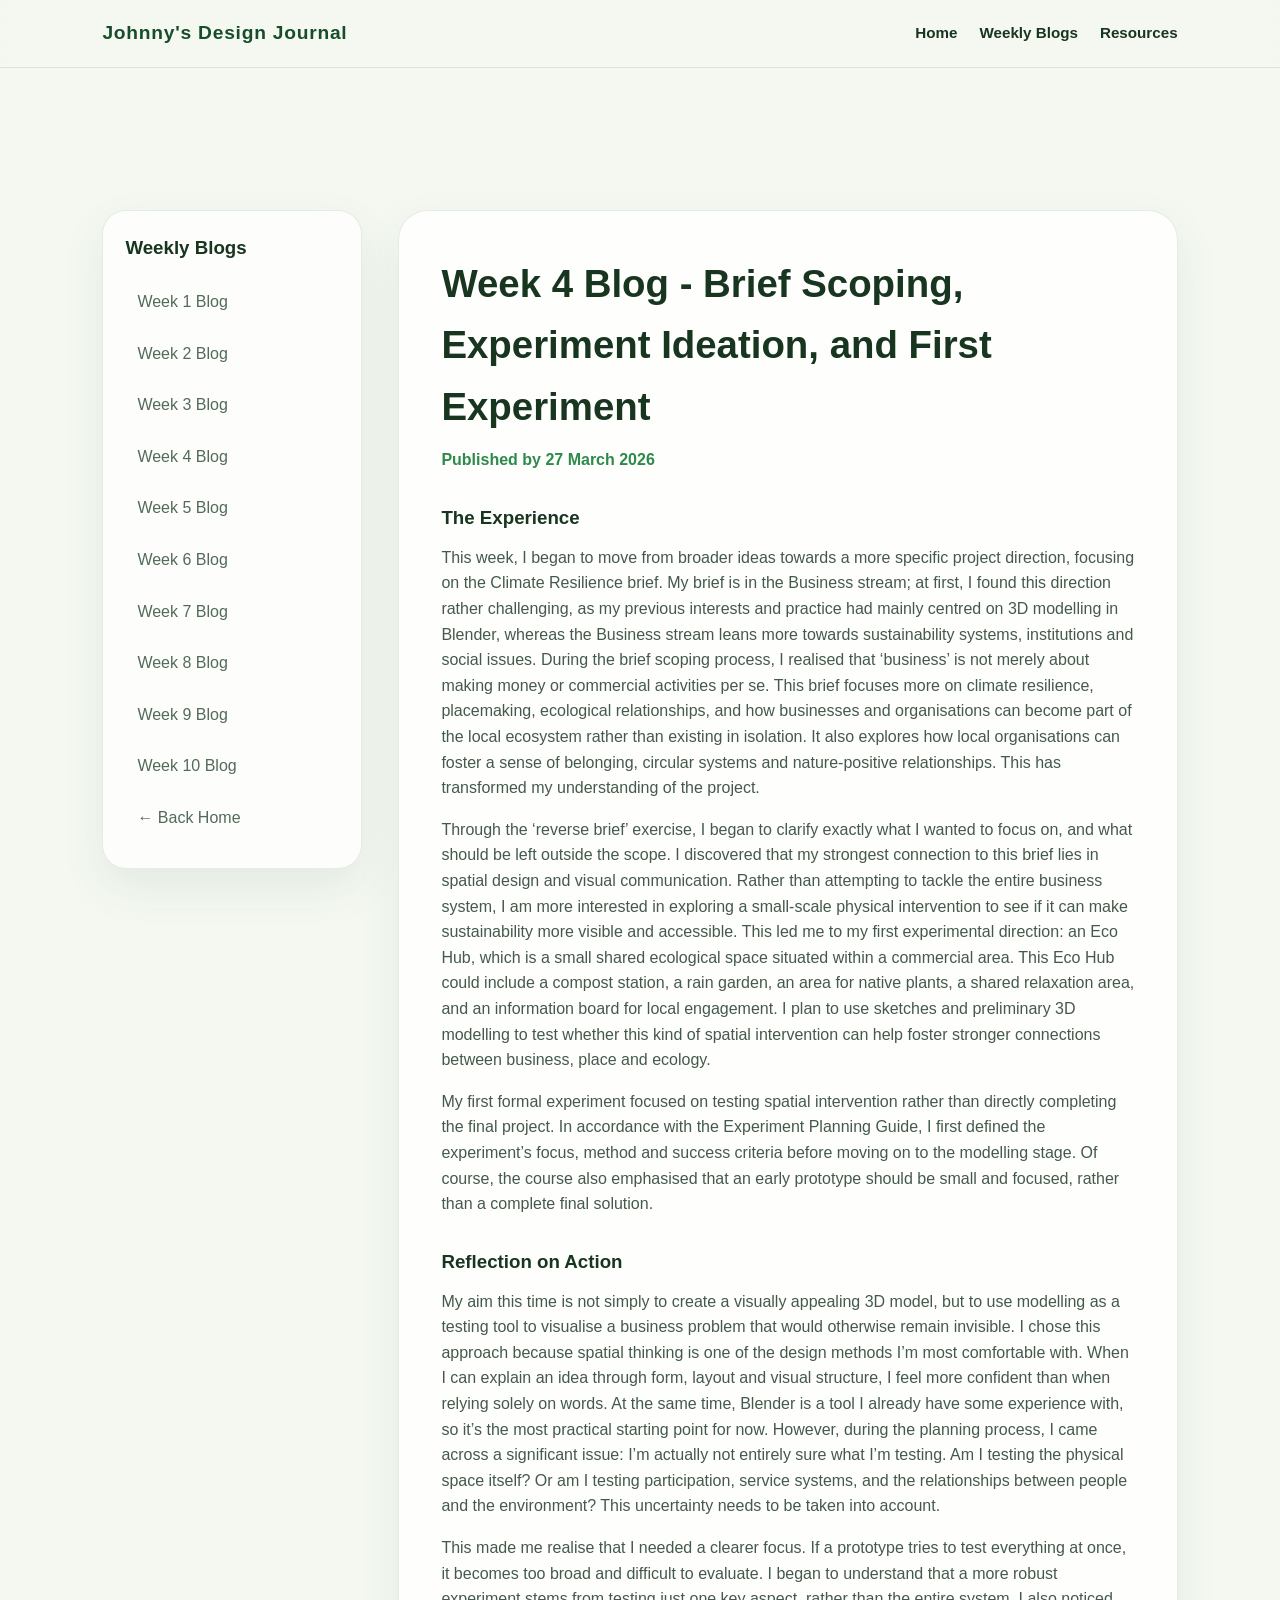
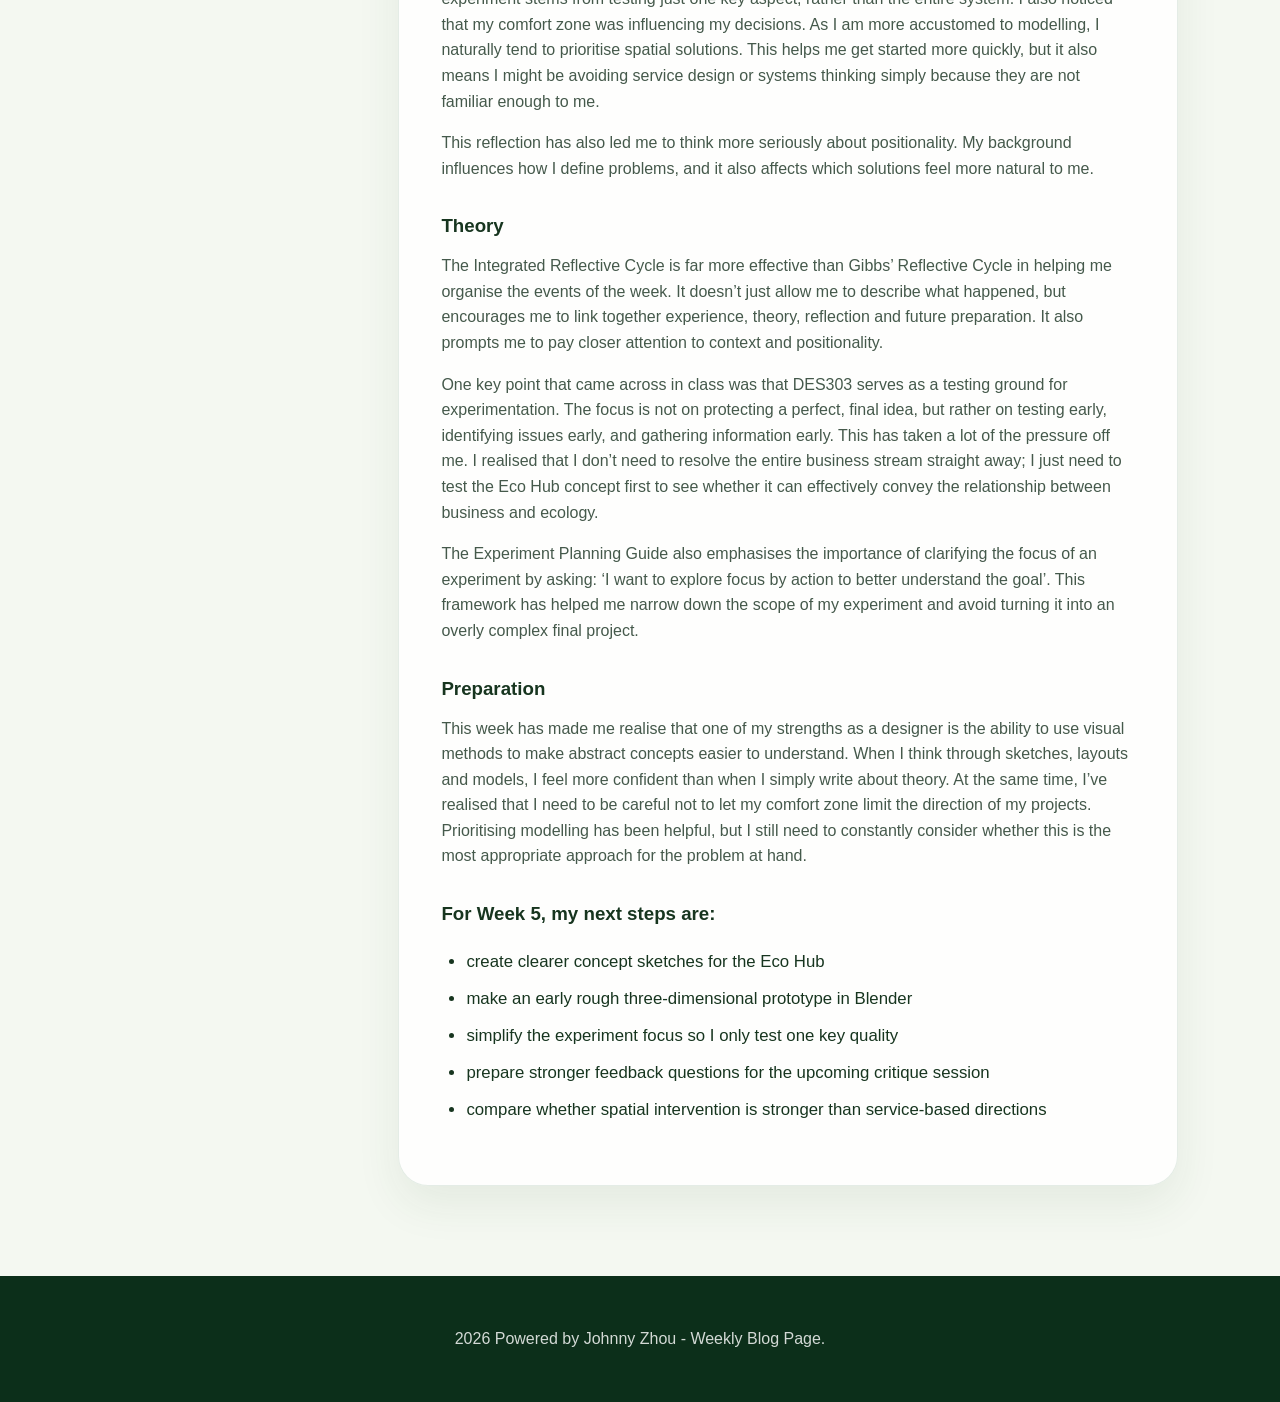
<file: week4.html>
<!DOCTYPE html>
<html lang="en">
<head>
  <meta charset="UTF-8" />
  <meta name="viewport" content="width=device-width, initial-scale=1.0" />
  <title>Week 4 - Eco Local Blog Journal</title>
  <link rel="stylesheet" href="style.css" />
</head>
<body>
  <nav class="navbar">
    <a href="index.html" class="logo">Johnny's Design Journal</a>
    <ul class="nav-links">
      <li><a href="index.html#home">Home</a></li>
      <li><a href="index.html#weeks">Weekly Blogs</a></li>
      <li><a href="index.html#resources">Resources</a></li>
    </ul>
  </nav>

  <main class="blog-page active">
    <section>
      <div class="blog-layout">
        <aside class="sidebar">
          <h3>Weekly Blogs</h3>
          <a href="week1.html">Week 1 Blog</a>
          <a href="week2.html">Week 2 Blog</a>
          <a href="week3.html">Week 3 Blog</a>
          <a href="week4.html">Week 4 Blog</a>
          <a href="week5.html">Week 5 Blog</a>
          <a href="week6.html">Week 6 Blog</a>
          <a href="week7.html">Week 7 Blog</a>
          <a href="week8.html">Week 8 Blog</a>
          <a href="week9.html">Week 9 Blog</a>
          <a href="week10.html">Week 10 Blog</a>
          <a href="index.html#weeks">← Back Home</a>
        </aside>

        <article class="blog-content reveal">
          <h2>Week 4 Blog - Brief Scoping, Experiment Ideation, and First Experiment</h2>
          <div class="blog-meta">Published by 27 March 2026</div>

          <h3>The Experience</h3>
          <p>This week, I began to move from broader ideas towards a more specific project direction, focusing on the Climate Resilience brief. My brief is in the Business stream; at first, I found this direction rather challenging, as my previous interests and practice had mainly centred on 3D modelling in Blender, whereas the Business stream leans more towards sustainability systems, institutions and social issues. During the brief scoping process, I realised that ‘business’ is not merely about making money or commercial activities per se. This brief focuses more on climate resilience, placemaking, ecological relationships, and how businesses and organisations can become part of the local ecosystem rather than existing in isolation. It also explores how local organisations can foster a sense of belonging, circular systems and nature-positive relationships. This has transformed my understanding of the project.</p>
          <p>Through the ‘reverse brief’ exercise, I began to clarify exactly what I wanted to focus on, and what should be left outside the scope. I discovered that my strongest connection to this brief lies in spatial design and visual communication. Rather than attempting to tackle the entire business system, I am more interested in exploring a small-scale physical intervention to see if it can make sustainability more visible and accessible. This led me to my first experimental direction: an Eco Hub, which is a small shared ecological space situated within a commercial area. This Eco Hub could include a compost station, a rain garden, an area for native plants, a shared relaxation area, and an information board for local engagement. I plan to use sketches and preliminary 3D modelling to test whether this kind of spatial intervention can help foster stronger connections between business, place and ecology.</p>
          <p>My first formal experiment focused on testing spatial intervention rather than directly completing the final project. In accordance with the Experiment Planning Guide, I first defined the experiment’s focus, method and success criteria before moving on to the modelling stage. Of course, the course also emphasised that an early prototype should be small and focused, rather than a complete final solution.</p>

          <h3>Reflection on Action</h3>
          <p>My aim this time is not simply to create a visually appealing 3D model, but to use modelling as a testing tool to visualise a business problem that would otherwise remain invisible. I chose this approach because spatial thinking is one of the design methods I’m most comfortable with. When I can explain an idea through form, layout and visual structure, I feel more confident than when relying solely on words. At the same time, Blender is a tool I already have some experience with, so it’s the most practical starting point for now. However, during the planning process, I came across a significant issue: I’m actually not entirely sure what I’m testing. Am I testing the physical space itself? Or am I testing participation, service systems, and the relationships between people and the environment? This uncertainty needs to be taken into account.</p>
          <p>This made me realise that I needed a clearer focus. If a prototype tries to test everything at once, it becomes too broad and difficult to evaluate. I began to understand that a more robust experiment stems from testing just one key aspect, rather than the entire system. I also noticed that my comfort zone was influencing my decisions. As I am more accustomed to modelling, I naturally tend to prioritise spatial solutions. This helps me get started more quickly, but it also means I might be avoiding service design or systems thinking simply because they are not familiar enough to me.</p>
          <p>This reflection has also led me to think more seriously about positionality. My background influences how I define problems, and it also affects which solutions feel more natural to me.</p>

          <h3>Theory</h3>
          <p>The Integrated Reflective Cycle is far more effective than Gibbs’ Reflective Cycle in helping me organise the events of the week. It doesn’t just allow me to describe what happened, but encourages me to link together experience, theory, reflection and future preparation. It also prompts me to pay closer attention to context and positionality.</p>
          <p>One key point that came across in class was that DES303 serves as a testing ground for experimentation. The focus is not on protecting a perfect, final idea, but rather on testing early, identifying issues early, and gathering information early. This has taken a lot of the pressure off me. I realised that I don’t need to resolve the entire business stream straight away; I just need to test the Eco Hub concept first to see whether it can effectively convey the relationship between business and ecology.</p>
          <p>The Experiment Planning Guide also emphasises the importance of clarifying the focus of an experiment by asking: ‘I want to explore focus by action to better understand the goal’. This framework has helped me narrow down the scope of my experiment and avoid turning it into an overly complex final project.</p>

          <h3>Preparation</h3>
          <p>This week has made me realise that one of my strengths as a designer is the ability to use visual methods to make abstract concepts easier to understand. When I think through sketches, layouts and models, I feel more confident than when I simply write about theory. At the same time, I’ve realised that I need to be careful not to let my comfort zone limit the direction of my projects. Prioritising modelling has been helpful, but I still need to constantly consider whether this is the most appropriate approach for the problem at hand.</p>


          <h3>For Week 5, my next steps are:</h3>
          <ul class="nice-list">
            <li>create clearer concept sketches for the Eco Hub</li>
            <li>make an early rough three-dimensional prototype in Blender</li>
            <li>simplify the experiment focus so I only test one key quality</li>
            <li>prepare stronger feedback questions for the upcoming critique session</li>
            <li>compare whether spatial intervention is stronger than service-based directions</li>
          </ul>

        </article>
      </div>
    </section>
  </main>

  <footer>
    <p>2026 Powered by Johnny Zhou - Weekly Blog Page.</p>
  </footer>

  <script src="script.js"></script>
</body>
</html>
</file>
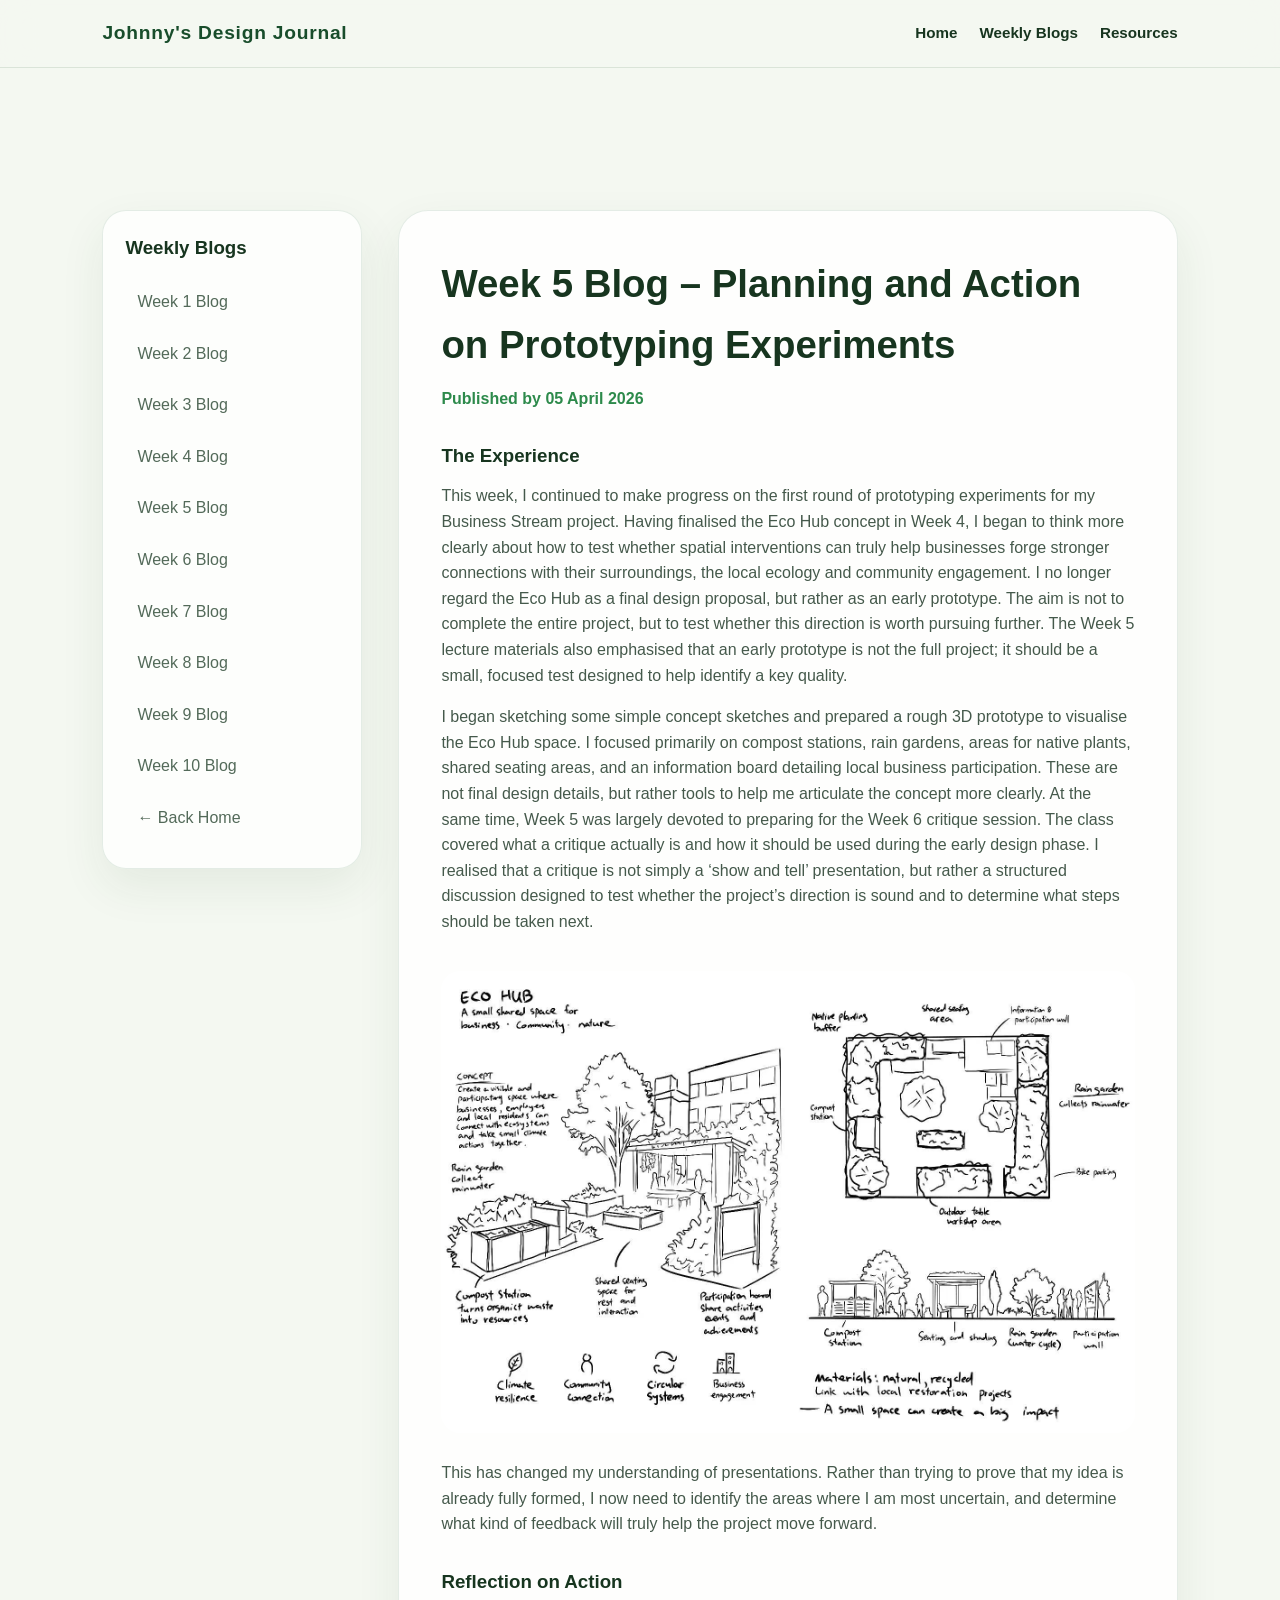
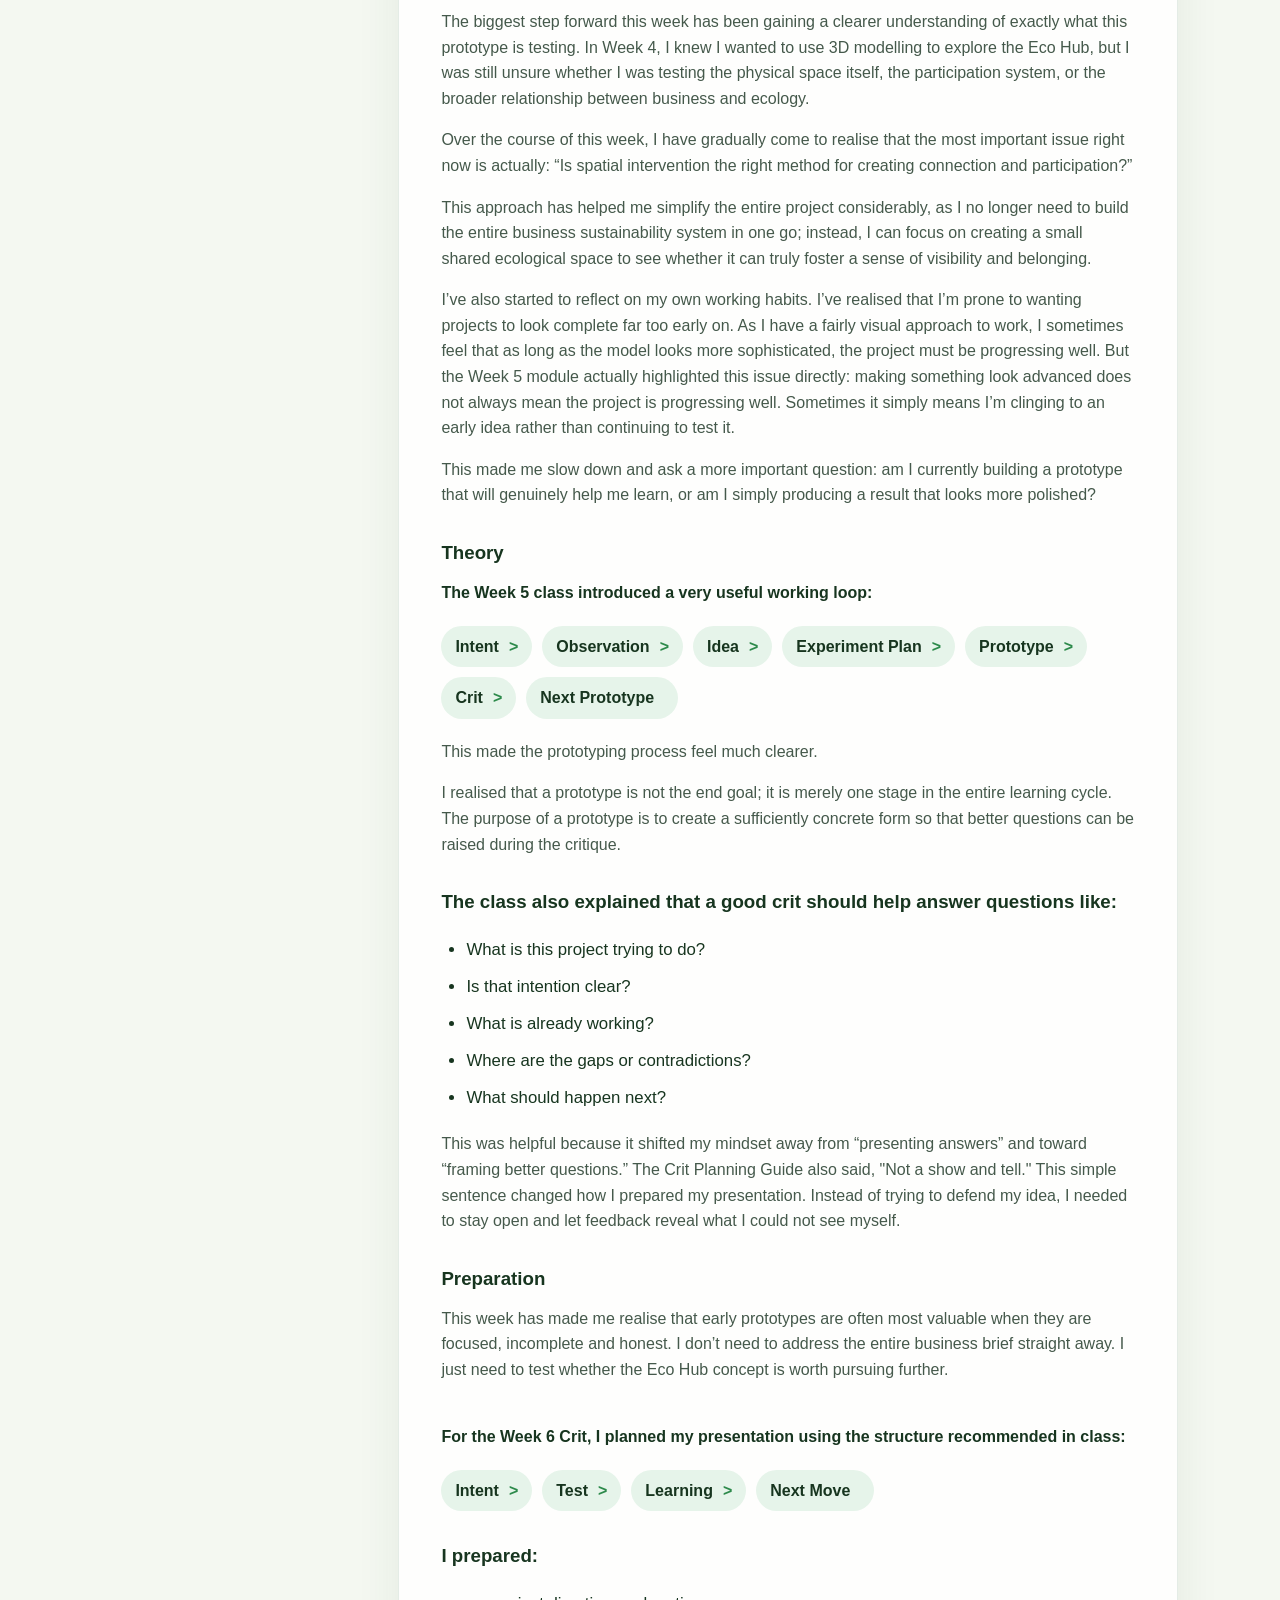
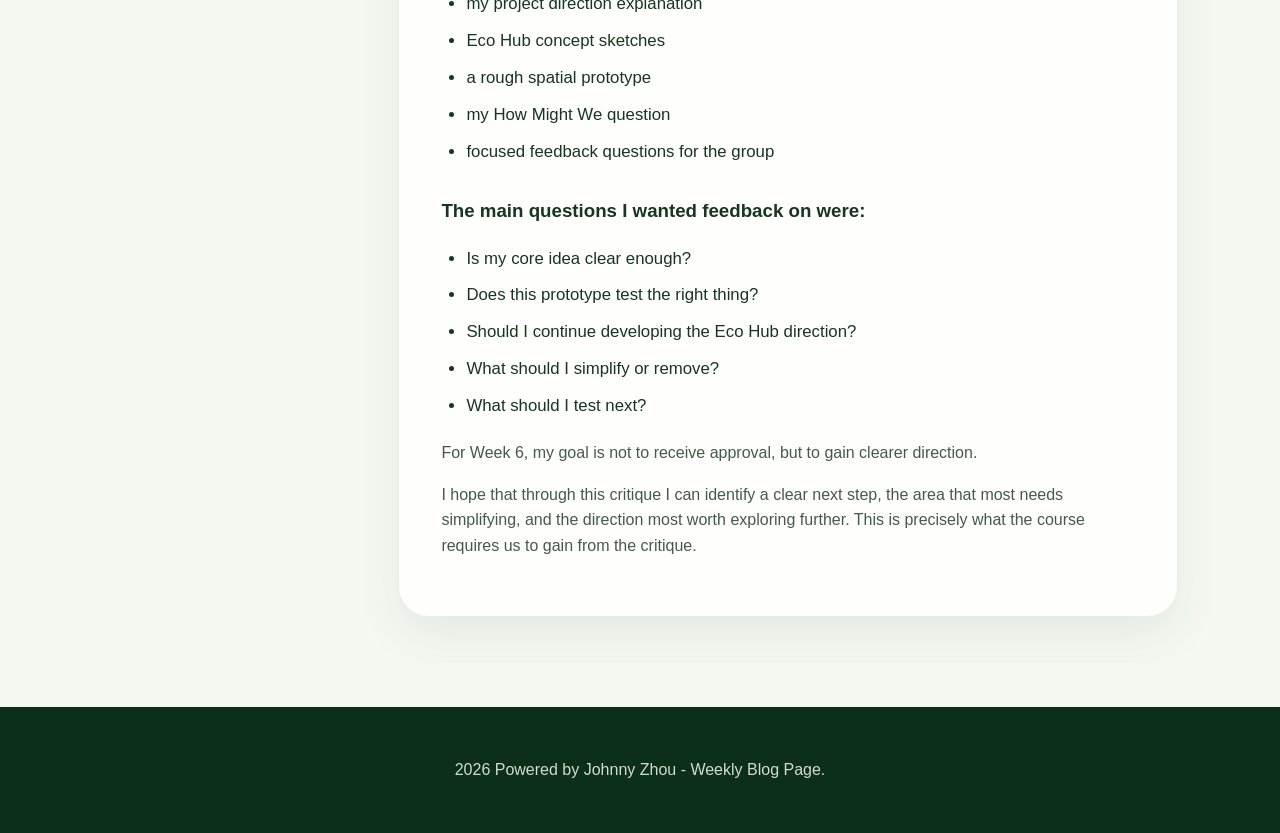
<file: week5.html>
<!DOCTYPE html>
<html lang="en">
<head>
  <meta charset="UTF-8" />
  <meta name="viewport" content="width=device-width, initial-scale=1.0" />
  <title>Week 5 - Eco Local Blog Journal</title>
  <link rel="stylesheet" href="style.css" />
</head>
<body>
  <nav class="navbar">
    <a href="index.html" class="logo">Johnny's Design Journal</a>
    <ul class="nav-links">
      <li><a href="index.html#home">Home</a></li>
      <li><a href="index.html#weeks">Weekly Blogs</a></li>
      <li><a href="index.html#resources">Resources</a></li>
    </ul>
  </nav>

  <main class="blog-page active">
    <section>
      <div class="blog-layout">
        <aside class="sidebar">
          <h3>Weekly Blogs</h3>
          <a href="week1.html">Week 1 Blog</a>
          <a href="week2.html">Week 2 Blog</a>
          <a href="week3.html">Week 3 Blog</a>
          <a href="week4.html">Week 4 Blog</a>
          <a href="week5.html">Week 5 Blog</a>
          <a href="week6.html">Week 6 Blog</a>
          <a href="week7.html">Week 7 Blog</a>
          <a href="week8.html">Week 8 Blog</a>
          <a href="week9.html">Week 9 Blog</a>
          <a href="week10.html">Week 10 Blog</a>
          <a href="index.html#weeks">← Back Home</a>
        </aside>

        <article class="blog-content reveal">
          <h2>Week 5 Blog – Planning and Action on Prototyping Experiments</h2>
          <div class="blog-meta">Published by 05 April 2026</div>

          <h3>The Experience</h3>
          <p>This week, I continued to make progress on the first round of prototyping experiments for my Business Stream project. Having finalised the Eco Hub concept in Week 4, I began to think more clearly about how to test whether spatial interventions can truly help businesses forge stronger connections with their surroundings, the local ecology and community engagement. I no longer regard the Eco Hub as a final design proposal, but rather as an early prototype. The aim is not to complete the entire project, but to test whether this direction is worth pursuing further. The Week 5 lecture materials also emphasised that an early prototype is not the full project; it should be a small, focused test designed to help identify a key quality.</p>
          <p>I began sketching some simple concept sketches and prepared a rough 3D prototype to visualise the Eco Hub space. I focused primarily on compost stations, rain gardens, areas for native plants, shared seating areas, and an information board detailing local business participation. These are not final design details, but rather tools to help me articulate the concept more clearly. At the same time, Week 5 was largely devoted to preparing for the Week 6 critique session. The class covered what a critique actually is and how it should be used during the early design phase. I realised that a critique is not simply a ‘show and tell’ presentation, but rather a structured discussion designed to test whether the project’s direction is sound and to determine what steps should be taken next.</p>

          <img src="assets/5(1).jpg" alt="Week 5 Image" class="blog-image">

          <p>This has changed my understanding of presentations. Rather than trying to prove that my idea is already fully formed, I now need to identify the areas where I am most uncertain, and determine what kind of feedback will truly help the project move forward.</p>

          <h3>Reflection on Action</h3>
          <p>The biggest step forward this week has been gaining a clearer understanding of exactly what this prototype is testing. In Week 4, I knew I wanted to use 3D modelling to explore the Eco Hub, but I was still unsure whether I was testing the physical space itself, the participation system, or the broader relationship between business and ecology.</p>
          <p>Over the course of this week, I have gradually come to realise that the most important issue right now is actually: “Is spatial intervention the right method for creating connection and participation?”</p>
          <p>This approach has helped me simplify the entire project considerably, as I no longer need to build the entire business sustainability system in one go; instead, I can focus on creating a small shared ecological space to see whether it can truly foster a sense of visibility and belonging.</p>
          <p>I’ve also started to reflect on my own working habits. I’ve realised that I’m prone to wanting projects to look complete far too early on. As I have a fairly visual approach to work, I sometimes feel that as long as the model looks more sophisticated, the project must be progressing well. But the Week 5 module actually highlighted this issue directly: making something look advanced does not always mean the project is progressing well. Sometimes it simply means I’m clinging to an early idea rather than continuing to test it.</p>
          <p>This made me slow down and ask a more important question: am I currently building a prototype that will genuinely help me learn, or am I simply producing a result that looks more polished?</p>

          <h3>Theory</h3>
          <h4>The Week 5 class introduced a very useful working loop:</h4>
          <div class="process-flow">
            <span>Intent</span>
            <span>Observation</span>
            <span>Idea</span>
            <span>Experiment Plan</span>
            <span>Prototype</span>
            <span>Crit</span>
            <span>Next Prototype</span>
          </div>

          <p>This made the prototyping process feel much clearer.</p>

          <p>I realised that a prototype is not the end goal; it is merely one stage in the entire learning cycle. The purpose of a prototype is to create a sufficiently concrete form so that better questions can be raised during the critique.</p>
          
          <h3>The class also explained that a good crit should help answer questions like:</h3>
          <ul class="nice-list">
            <li>What is this project trying to do?</li>
            <li>Is that intention clear?</li>
            <li>What is already working?</li>
            <li>Where are the gaps or contradictions?</li>
            <li>What should happen next?</li>
          </ul>

          <p>This was helpful because it shifted my mindset away from “presenting answers” and toward “framing better questions.” The Crit Planning Guide also said, "Not a show and tell." This simple sentence changed how I prepared my presentation. Instead of trying to defend my idea, I needed to stay open and let feedback reveal what I could not see myself.</p>

          <h3>Preparation</h3>
          <p>This week has made me realise that early prototypes are often most valuable when they are focused, incomplete and honest. I don’t need to address the entire business brief straight away. I just need to test whether the Eco Hub concept is worth pursuing further.</p>

          <br>

          <h4>For the Week 6 Crit, I planned my presentation using the structure recommended in class:</h4>
            <div class="process-flow">
              <span>Intent</span>
              <span>Test</span>
              <span>Learning</span>
              <span>Next Move</span>
          </div>

          <h3>I prepared:</h3>
          <ul class="nice-list">
            <li>my project direction explanation</li>
            <li>Eco Hub concept sketches</li>
            <li>a rough spatial prototype</li>
            <li>my How Might We question</li>
            <li>focused feedback questions for the group</li>
          </ul>

          <h3>The main questions I wanted feedback on were:</h3>
          <ul class="nice-list">
            <li>Is my core idea clear enough?</li>
            <li>Does this prototype test the right thing?</li>
            <li>Should I continue developing the Eco Hub direction?</li>
            <li>What should I simplify or remove?</li>
            <li>What should I test next?</li>
          </ul>
          <p>For Week 6, my goal is not to receive approval, but to gain clearer direction.</p>

          <p>I hope that through this critique I can identify a clear next step, the area that most needs simplifying, and the direction most worth exploring further. This is precisely what the course requires us to gain from the critique.</p>

        </article>
      </div>
    </section>
  </main>

  <footer>
    <p>2026 Powered by Johnny Zhou - Weekly Blog Page.</p>
  </footer>

  <script src="script.js"></script>
</body>
</html>
</file>
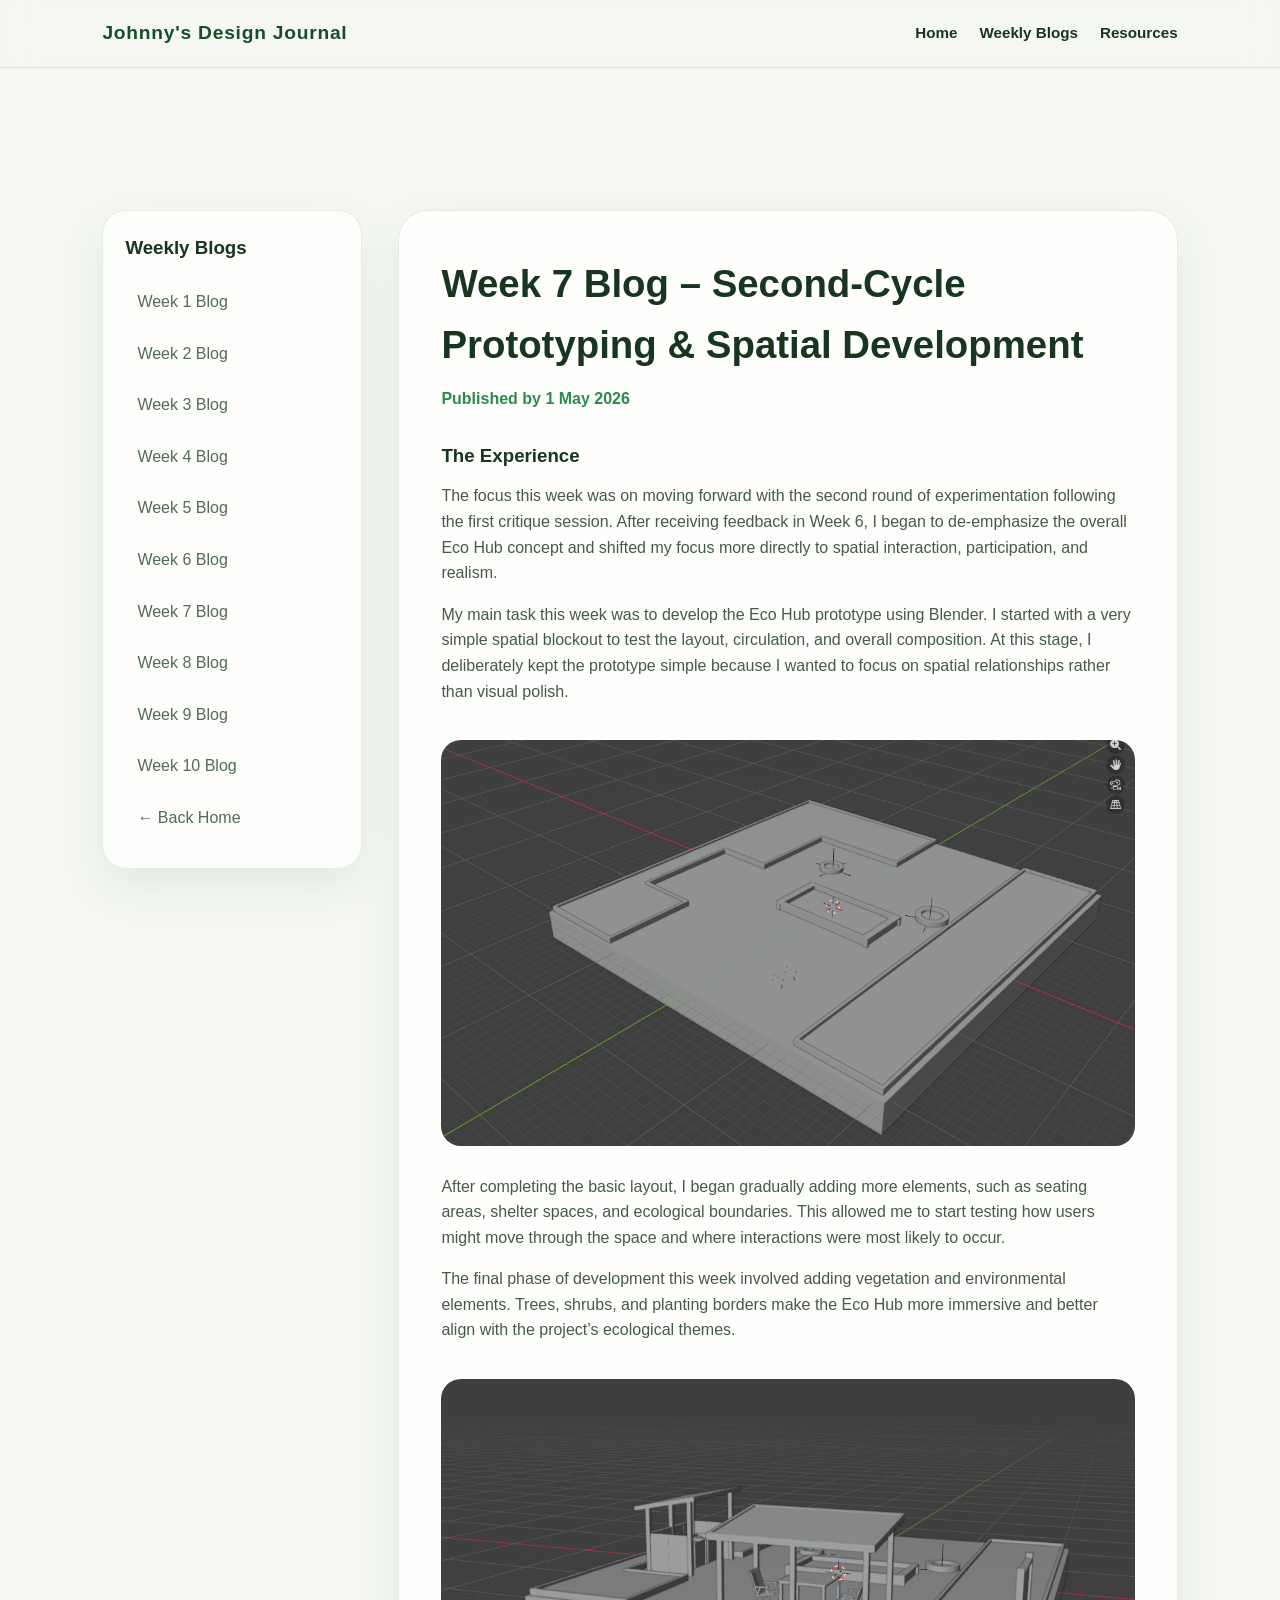
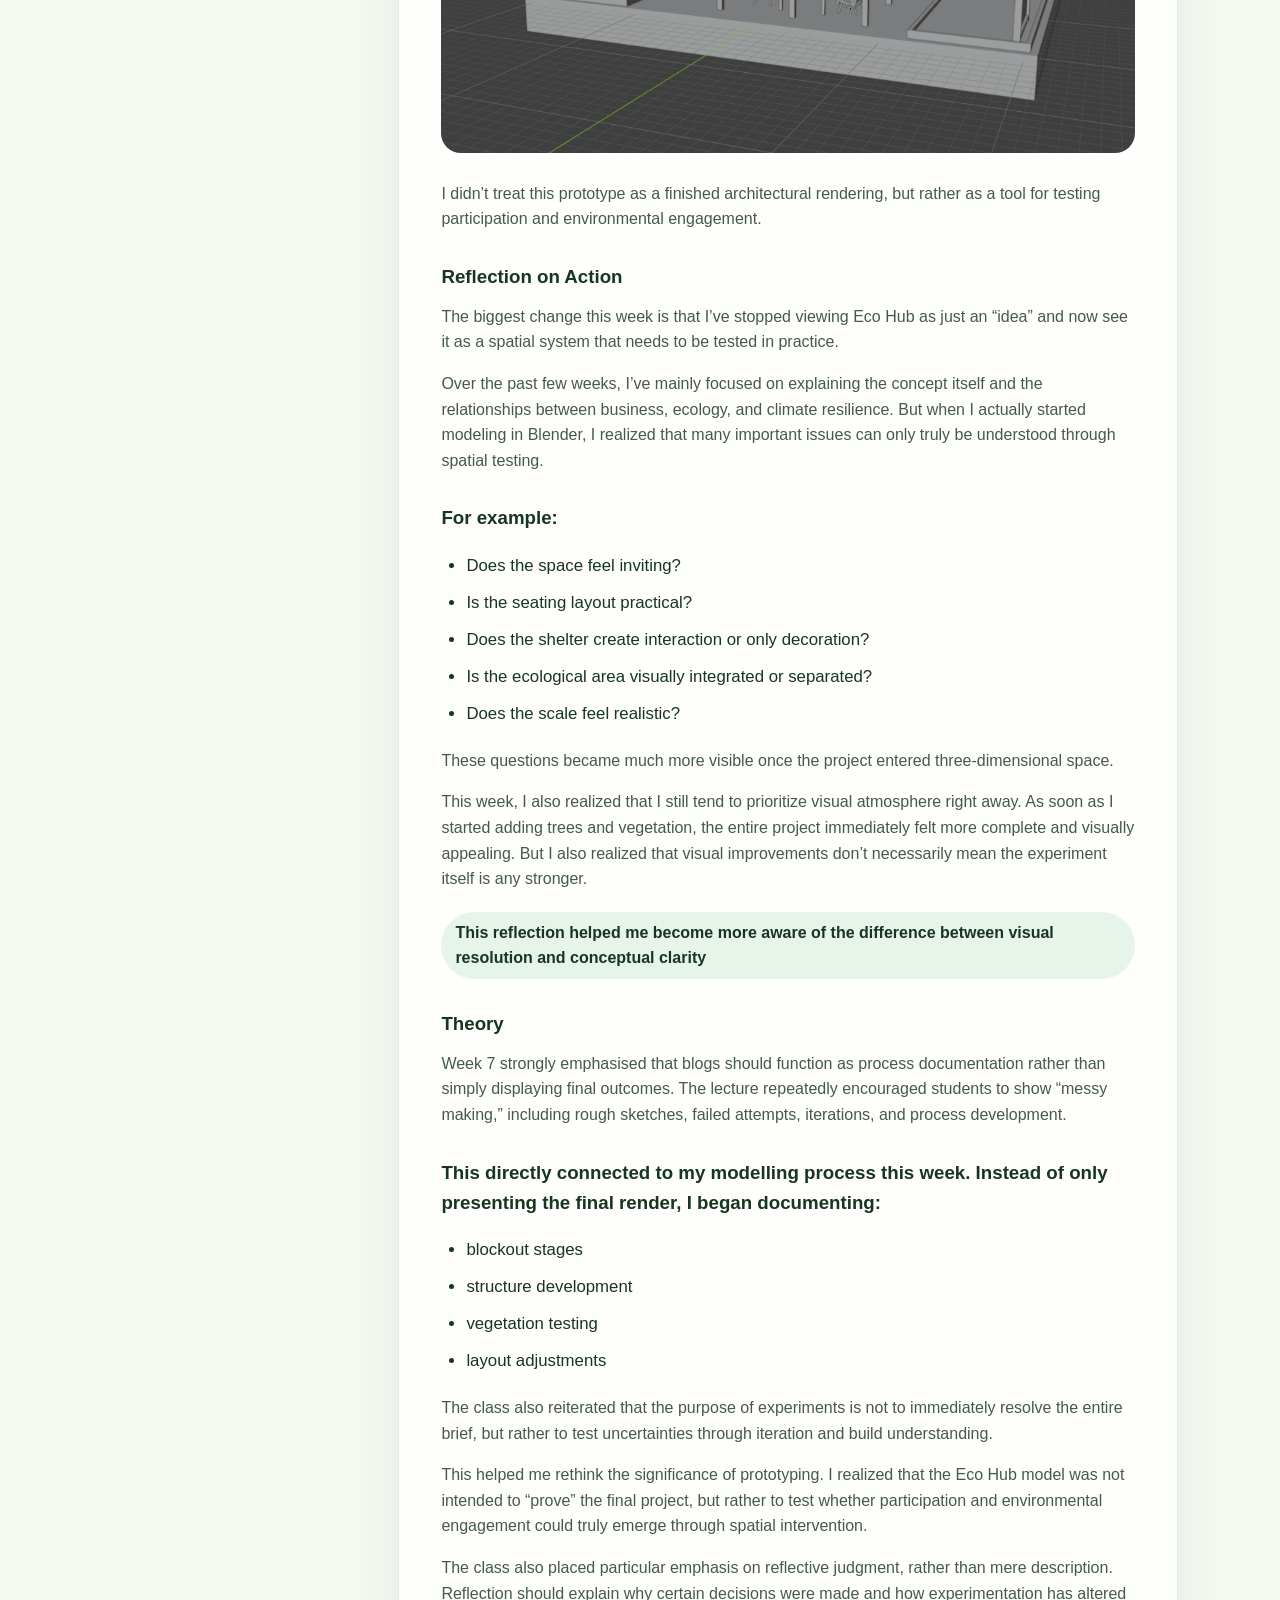
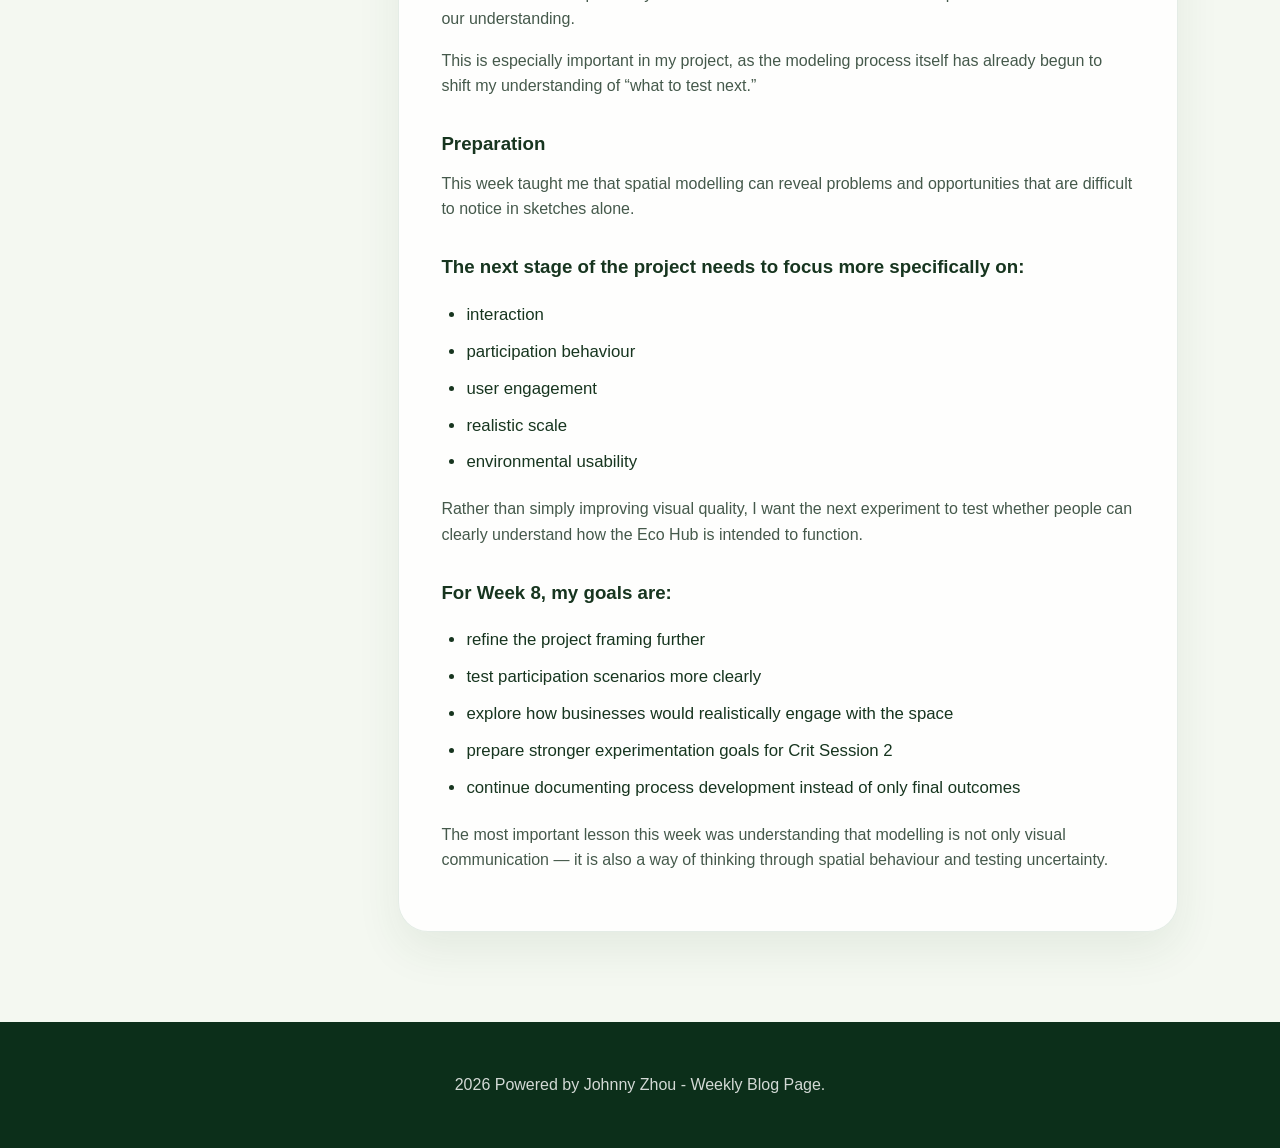
<file: week7.html>
<!DOCTYPE html>
<html lang="en">
<head>
  <meta charset="UTF-8" />
  <meta name="viewport" content="width=device-width, initial-scale=1.0" />
  <title>Week 7 - Eco Local Blog Journal</title>
  <link rel="stylesheet" href="style.css" />
</head>
<body>
  <nav class="navbar">
    <a href="index.html" class="logo">Johnny's Design Journal</a>
    <ul class="nav-links">
      <li><a href="index.html#home">Home</a></li>
      <li><a href="index.html#weeks">Weekly Blogs</a></li>
      <li><a href="index.html#resources">Resources</a></li>
    </ul>
  </nav>

  <main class="blog-page active">
    <section>
      <div class="blog-layout">
        <aside class="sidebar">
          <h3>Weekly Blogs</h3>
          <a href="week1.html">Week 1 Blog</a>
          <a href="week2.html">Week 2 Blog</a>
          <a href="week3.html">Week 3 Blog</a>
          <a href="week4.html">Week 4 Blog</a>
          <a href="week5.html">Week 5 Blog</a>
          <a href="week6.html">Week 6 Blog</a>
          <a href="week7.html">Week 7 Blog</a>
          <a href="week8.html">Week 8 Blog</a>
          <a href="week9.html">Week 9 Blog</a>
          <a href="week10.html">Week 10 Blog</a>
          <a href="index.html#weeks">← Back Home</a>
        </aside>

        <article class="blog-content reveal">
          <h2>Week 7 Blog – Second-Cycle Prototyping & Spatial Development</h2>
          <div class="blog-meta">Published by 1 May 2026</div>

          <h3>The Experience</h3>
          <p>The focus this week was on moving forward with the second round of experimentation following the first critique session. After receiving feedback in Week 6, I began to de-emphasize the overall Eco Hub concept and shifted my focus more directly to spatial interaction, participation, and realism.</p>
          <p>My main task this week was to develop the Eco Hub prototype using Blender. I started with a very simple spatial blockout to test the layout, circulation, and overall composition. At this stage, I deliberately kept the prototype simple because I wanted to focus on spatial relationships rather than visual polish.</p>
          
          <img src="assets/7(1).png" alt="Week 7 Image" class="blog-image">
          <p>After completing the basic layout, I began gradually adding more elements, such as seating areas, shelter spaces, and ecological boundaries. This allowed me to start testing how users might move through the space and where interactions were most likely to occur.</p>
          <p>The final phase of development this week involved adding vegetation and environmental elements. Trees, shrubs, and planting borders make the Eco Hub more immersive and better align with the project’s ecological themes.</p>
          <img src="assets/7(2).png" alt="Week 7 Image" class="blog-image">
          <p>I didn’t treat this prototype as a finished architectural rendering, but rather as a tool for testing participation and environmental engagement.</p>

          <h3>Reflection on Action</h3>
          <p>The biggest change this week is that I’ve stopped viewing Eco Hub as just an “idea” and now see it as a spatial system that needs to be tested in practice.</p>
          <p>Over the past few weeks, I’ve mainly focused on explaining the concept itself and the relationships between business, ecology, and climate resilience. But when I actually started modeling in Blender, I realized that many important issues can only truly be understood through spatial testing.</p>

          <h3>For example:</h3>
          <ul class="nice-list">
            <li>Does the space feel inviting?</li>
            <li>Is the seating layout practical?</li>
            <li>Does the shelter create interaction or only decoration?</li>
            <li>Is the ecological area visually integrated or separated?</li>
            <li>Does the scale feel realistic?</li>
          </ul>
          <p>These questions became much more visible once the project entered three-dimensional space. </p>
          <p>This week, I also realized that I still tend to prioritize visual atmosphere right away. As soon as I started adding trees and vegetation, the entire project immediately felt more complete and visually appealing. But I also realized that visual improvements don’t necessarily mean the experiment itself is any stronger.</p>

          <div class="process-flow">
              <span>This reflection helped me become more aware of the difference between visual resolution and conceptual clarity</span>
          </div>

          <h3>Theory</h3>
          <p>Week 7 strongly emphasised that blogs should function as process documentation rather than simply displaying final outcomes. The lecture repeatedly encouraged students to show “messy making,” including rough sketches, failed attempts, iterations, and process development.</p>
          <h3>This directly connected to my modelling process this week. Instead of only presenting the final render, I began documenting:</h3>
          <ul class="nice-list">
            <li>blockout stages</li>
            <li>structure development</li>
            <li>vegetation testing</li>
            <li>layout adjustments</li>
          </ul>

          <p>The class also reiterated that the purpose of experiments is not to immediately resolve the entire brief, but rather to test uncertainties through iteration and build understanding.</p>
          <p>This helped me rethink the significance of prototyping. I realized that the Eco Hub model was not intended to “prove” the final project, but rather to test whether participation and environmental engagement could truly emerge through spatial intervention.</p>
          <p>The class also placed particular emphasis on reflective judgment, rather than mere description. Reflection should explain why certain decisions were made and how experimentation has altered our understanding.</p>
          <p>This is especially important in my project, as the modeling process itself has already begun to shift my understanding of “what to test next.”</p>

          <h3>Preparation</h3>
          <p>This week taught me that spatial modelling can reveal problems and opportunities that are difficult to notice in sketches alone.</p>
          <h3>The next stage of the project needs to focus more specifically on:</h3>
          <ul class="nice-list">
            <li>interaction</li>
            <li>participation behaviour</li>
            <li>user engagement</li>
            <li>realistic scale</li>
            <li>environmental usability</li>
          </ul>

          <p>Rather than simply improving visual quality, I want the next experiment to test whether people can clearly understand how the Eco Hub is intended to function.</p>

          <h3>For Week 8, my goals are:</h3>
          <ul class="nice-list">
            <li>refine the project framing further</li>
            <li>test participation scenarios more clearly</li>
            <li>explore how businesses would realistically engage with the space</li>
            <li>prepare stronger experimentation goals for Crit Session 2</li>
            <li>continue documenting process development instead of only final outcomes</li>
          </ul>

          <p>The most important lesson this week was understanding that modelling is not only visual communication — it is also a way of thinking through spatial behaviour and testing uncertainty.</p>

        </article>
      </div>
    </section>
  </main>

  <footer>
    <p>2026 Powered by Johnny Zhou - Weekly Blog Page.</p>
  </footer>

  <script src="script.js"></script>
</body>
</html>
</file>
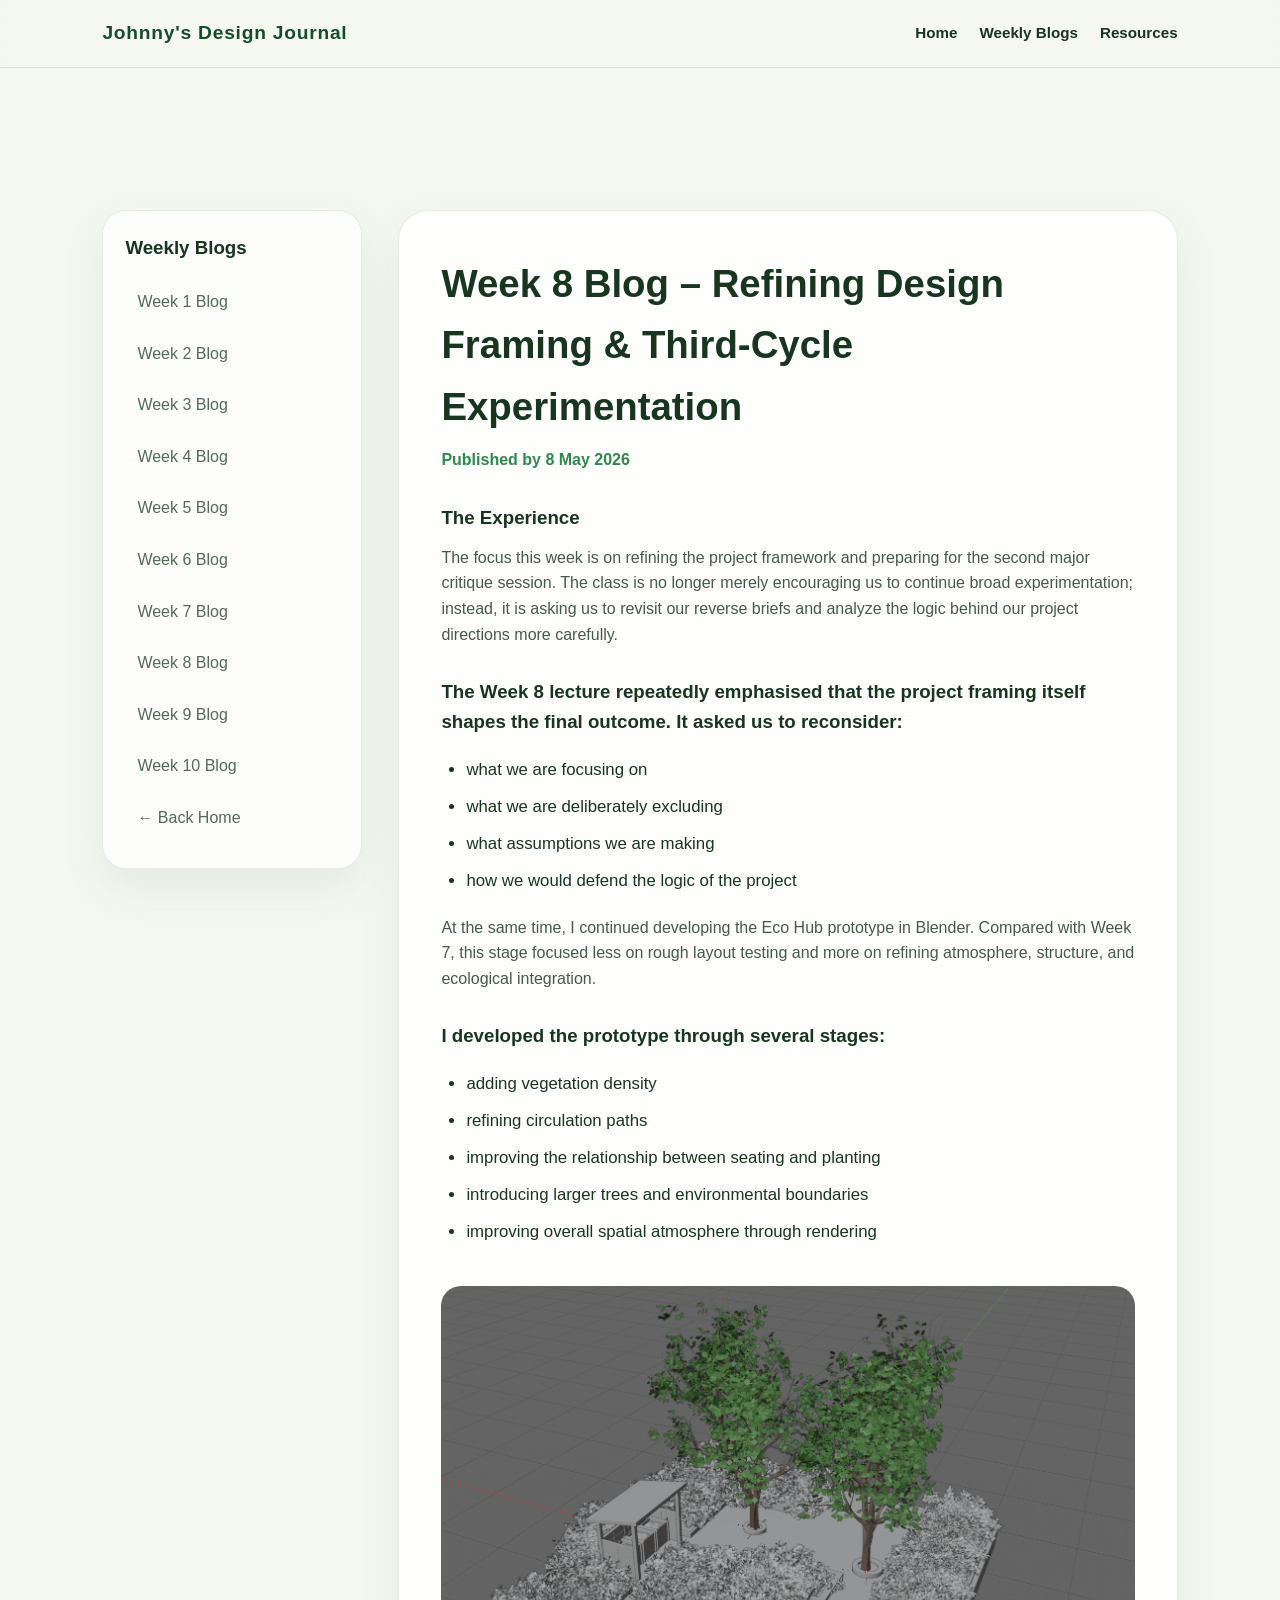
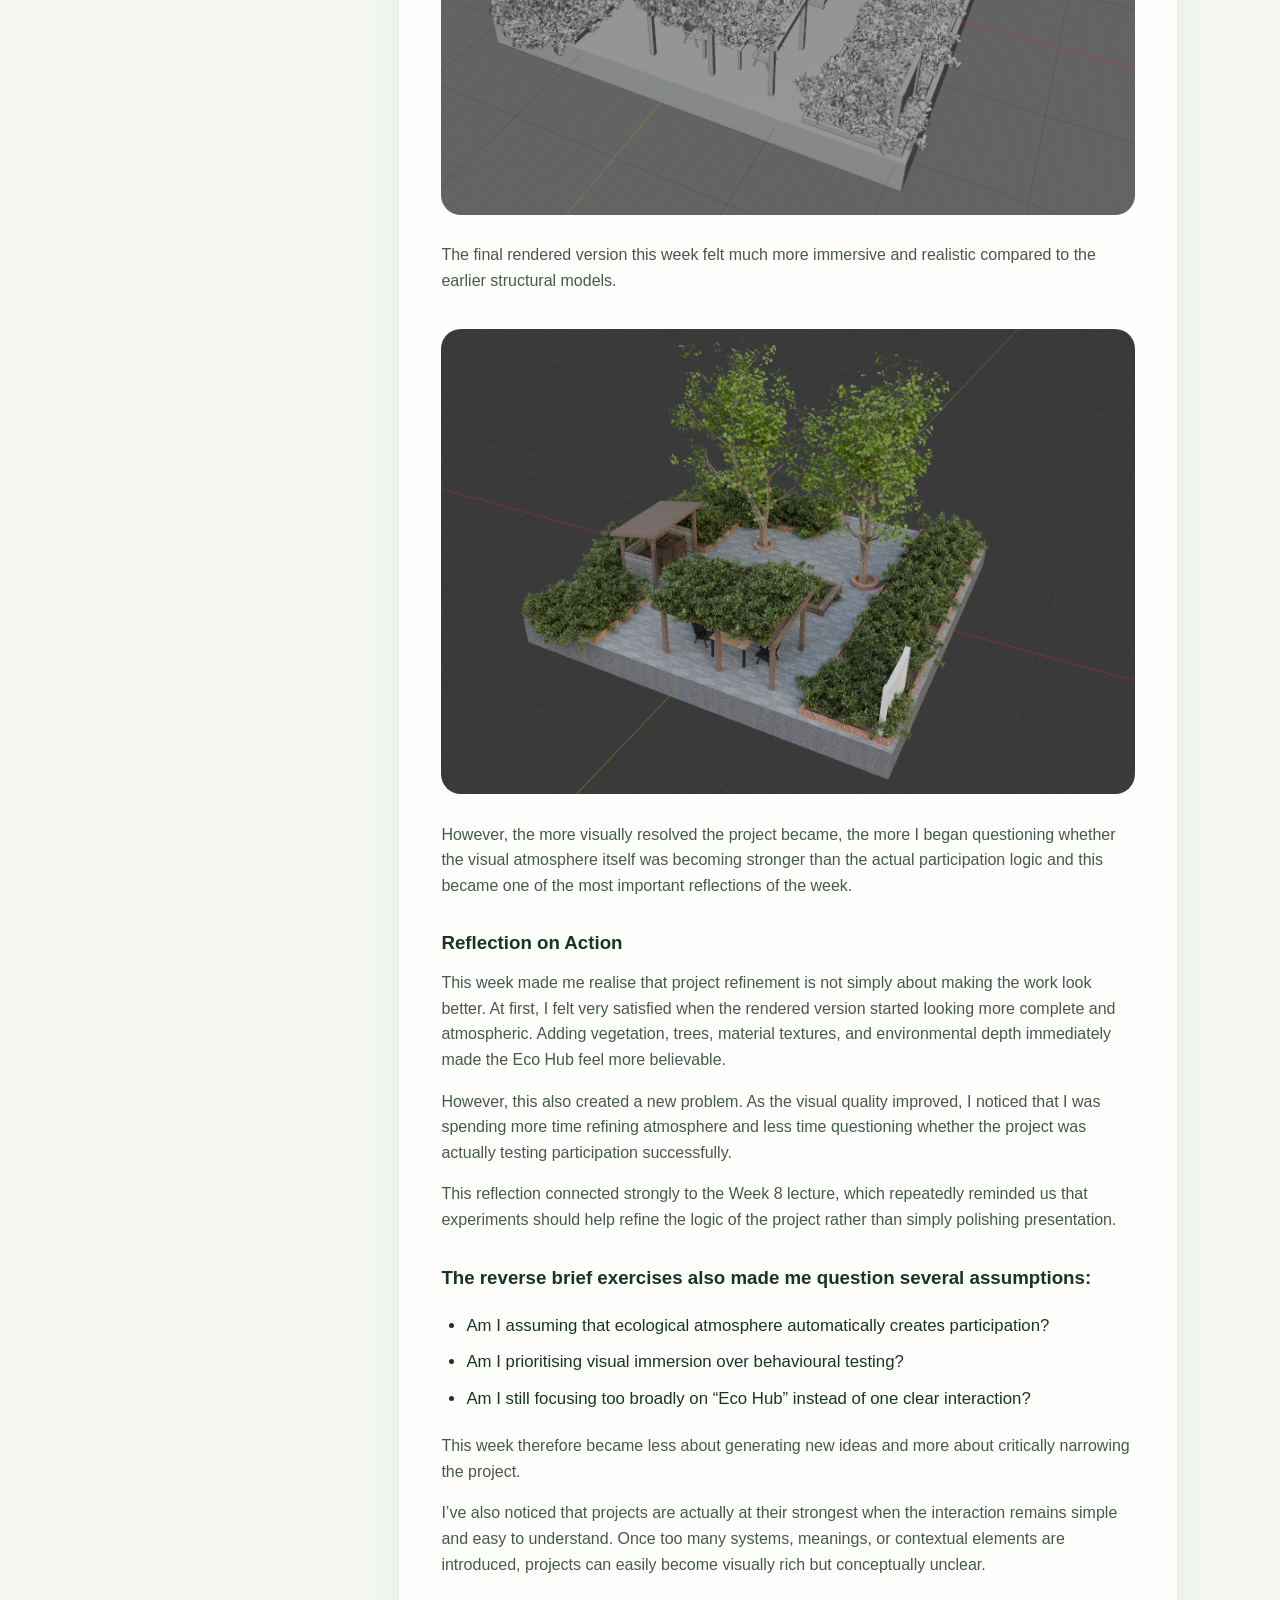
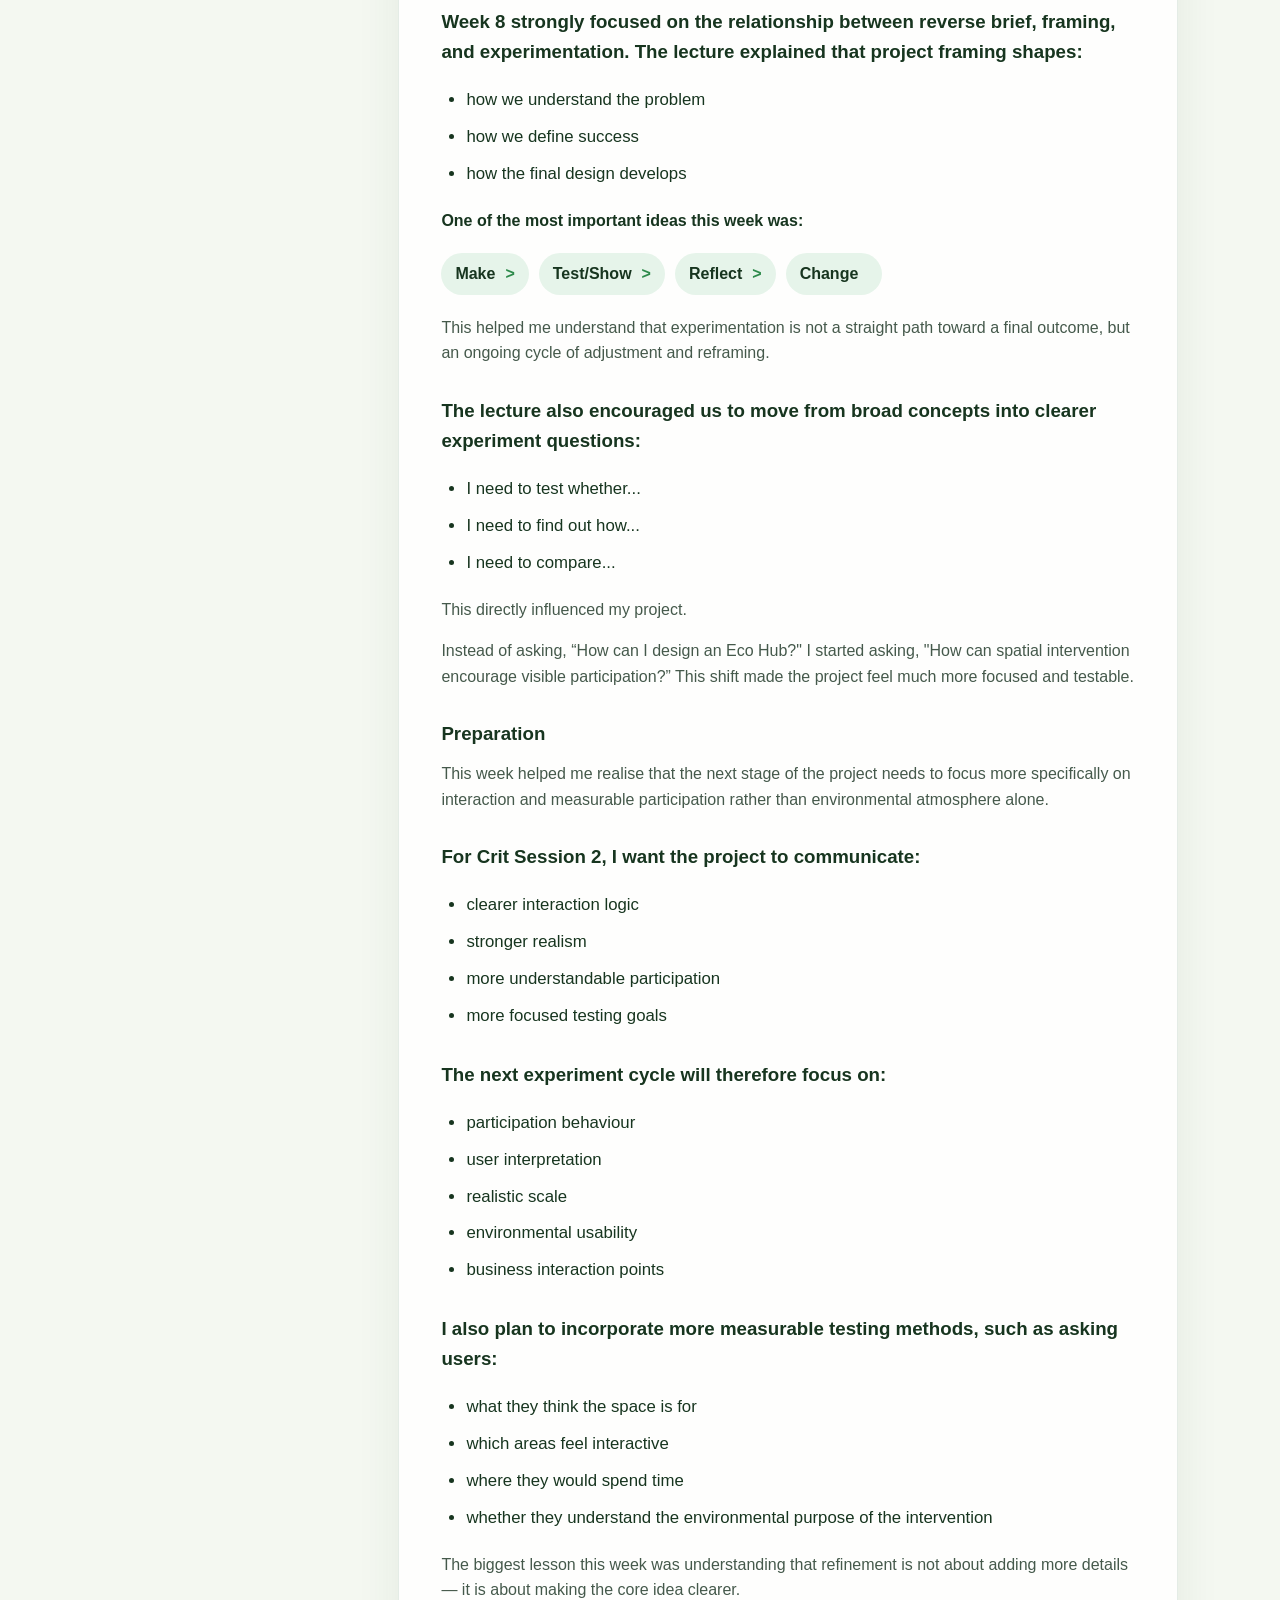
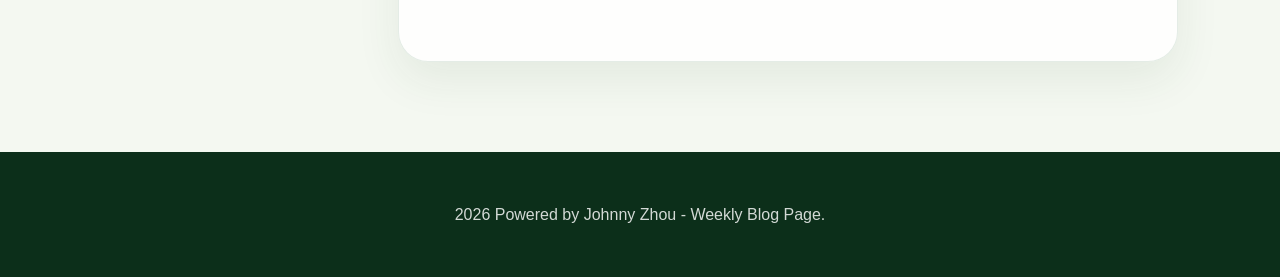
<file: week8.html>
<!DOCTYPE html>
<html lang="en">
<head>
  <meta charset="UTF-8" />
  <meta name="viewport" content="width=device-width, initial-scale=1.0" />
  <title>Week 8 - Eco Local Blog Journal</title>
  <link rel="stylesheet" href="style.css" />
</head>
<body>
  <nav class="navbar">
    <a href="index.html" class="logo">Johnny's Design Journal</a>
    <ul class="nav-links">
      <li><a href="index.html#home">Home</a></li>
      <li><a href="index.html#weeks">Weekly Blogs</a></li>
      <li><a href="index.html#resources">Resources</a></li>
    </ul>
  </nav>

  <main class="blog-page active">
    <section>
      <div class="blog-layout">
        <aside class="sidebar">
          <h3>Weekly Blogs</h3>
          <a href="week1.html">Week 1 Blog</a>
          <a href="week2.html">Week 2 Blog</a>
          <a href="week3.html">Week 3 Blog</a>
          <a href="week4.html">Week 4 Blog</a>
          <a href="week5.html">Week 5 Blog</a>
          <a href="week6.html">Week 6 Blog</a>
          <a href="week7.html">Week 7 Blog</a>
          <a href="week8.html">Week 8 Blog</a>
          <a href="week9.html">Week 9 Blog</a>
          <a href="week10.html">Week 10 Blog</a>
          <a href="index.html#weeks">← Back Home</a>
        </aside>

        <article class="blog-content reveal">
          <h2>Week 8 Blog – Refining Design Framing & Third-Cycle Experimentation</h2>
          <div class="blog-meta">Published by 8 May 2026</div>
          <h3>The Experience</h3>
          <p>The focus this week is on refining the project framework and preparing for the second major critique session. The class is no longer merely encouraging us to continue broad experimentation; instead, it is asking us to revisit our reverse briefs and analyze the logic behind our project directions more carefully.</p>

          <h3>The Week 8 lecture repeatedly emphasised that the project framing itself shapes the final outcome. It asked us to reconsider:</h3>
          <ul class="nice-list">
            <li>what we are focusing on</li>
            <li>what we are deliberately excluding</li>
            <li>what assumptions we are making</li>
            <li>how we would defend the logic of the project</li>
          </ul>

          <p>At the same time, I continued developing the Eco Hub prototype in Blender. Compared with Week 7, this stage focused less on rough layout testing and more on refining atmosphere, structure, and ecological integration.</p>

          <h3>I developed the prototype through several stages:</h3>
          <ul class="nice-list">
            <li>adding vegetation density</li>
            <li>refining circulation paths</li>
            <li>improving the relationship between seating and planting</li>
            <li>introducing larger trees and environmental boundaries</li>
            <li>improving overall spatial atmosphere through rendering</li>
          </ul>

          <img src="assets/8(1).png" alt="Week 8 Image" class="blog-image">
          <p>The final rendered version this week felt much more immersive and realistic compared to the earlier structural models.</p>
          <img src="assets/8(2).png" alt="Week 8 Image" class="blog-image">
          <p>However, the more visually resolved the project became, the more I began questioning whether the visual atmosphere itself was becoming stronger than the actual participation logic and this became one of the most important reflections of the week.</p>

          <h3>Reflection on Action</h3>
          <p>This week made me realise that project refinement is not simply about making the work look better. At first, I felt very satisfied when the rendered version started looking more complete and atmospheric. Adding vegetation, trees, material textures, and environmental depth immediately made the Eco Hub feel more believable.</p>
          <p>However, this also created a new problem. As the visual quality improved, I noticed that I was spending more time refining atmosphere and less time questioning whether the project was actually testing participation successfully.</p>
          <p>This reflection connected strongly to the Week 8 lecture, which repeatedly reminded us that experiments should help refine the logic of the project rather than simply polishing presentation.</p>

          <h3>The reverse brief exercises also made me question several assumptions:</h3>
          <ul class="nice-list">
            <li>Am I assuming that ecological atmosphere automatically creates participation?</li>
            <li>Am I prioritising visual immersion over behavioural testing?</li>
            <li>Am I still focusing too broadly on “Eco Hub” instead of one clear interaction?</li>
          </ul>
          
          <p>This week therefore became less about generating new ideas and more about critically narrowing the project.</p>
          <p>I’ve also noticed that projects are actually at their strongest when the interaction remains simple and easy to understand. Once too many systems, meanings, or contextual elements are introduced, projects can easily become visually rich but conceptually unclear.</p>

          <h3>Week 8 strongly focused on the relationship between reverse brief, framing, and experimentation. The lecture explained that project framing shapes:</h3>
          <ul class="nice-list">
            <li>how we understand the problem</li>
            <li>how we define success</li>
            <li>how the final design develops</li>
          </ul>
          
          <h4>One of the most important ideas this week was:</h4>
          <div class="process-flow">
              <span>Make</span>
              <span>Test/Show</span>
              <span>Reflect</span>
              <span>Change</span>
          </div>
          <p>This helped me understand that experimentation is not a straight path toward a final outcome, but an ongoing cycle of adjustment and reframing.</p>
          
          <h3>The lecture also encouraged us to move from broad concepts into clearer experiment questions:</h3>
          <ul class="nice-list">
            <li>I need to test whether...</li>
            <li>I need to find out how...</li>
            <li>I need to compare...</li>
          </ul>
          <p>This directly influenced my project.</p>
          <p>Instead of asking, “How can I design an Eco Hub?" I started asking, "How can spatial intervention encourage visible participation?” This shift made the project feel much more focused and testable.</p>

          <h3>Preparation</h3>
          <p>This week helped me realise that the next stage of the project needs to focus more specifically on interaction and measurable participation rather than environmental atmosphere alone.</p>

          <h3>For Crit Session 2, I want the project to communicate:</h3>
          <ul class="nice-list">
            <li>clearer interaction logic</li>
            <li>stronger realism</li>
            <li>more understandable participation</li>
            <li>more focused testing goals</li>
          </ul>

          <h3>The next experiment cycle will therefore focus on:</h3>
          <ul class="nice-list">
            <li>participation behaviour</li>
            <li>user interpretation</li>
            <li>realistic scale</li>
            <li>environmental usability</li>
            <li>business interaction points</li>
          </ul>

          <h3>I also plan to incorporate more measurable testing methods, such as asking users:</h3>
          <ul class="nice-list">
            <li>what they think the space is for</li>
            <li>which areas feel interactive</li>
            <li>where they would spend time</li>
            <li>whether they understand the environmental purpose of the intervention</li>
          </ul>
          <p>The biggest lesson this week was understanding that refinement is not about adding more details — it is about making the core idea clearer.</p>

        </article>
      </div>
    </section>
  </main>

  <footer>
    <p>2026 Powered by Johnny Zhou - Weekly Blog Page.</p>
  </footer>

  <script src="script.js"></script>
</body>
</html>
</file>
<file: style.css>
* {
margin: 0;
padding: 0;
box-sizing: border-box;
scroll-behavior: smooth;
}

body {
font-family: Arial, Helvetica, sans-serif;
background: #f4f8f1;
color: #17351f;
line-height: 1.6;
}

a {
color: inherit;
text-decoration: none;
}

.navbar {
position: fixed;
top: 0;
left: 0;
width: 100%;
z-index: 1000;
display: flex;
justify-content: space-between;
align-items: center;
padding: 18px 8%;
background: rgba(244, 248, 241, 0.78);
backdrop-filter: blur(16px);
border-bottom: 1px solid rgba(34, 80, 45, 0.12);
}

.logo {
font-size: 1.2rem;
font-weight: 800;
letter-spacing: 0.04em;
color: #184d2b;
}

.nav-links {
display: flex;
gap: 22px;
list-style: none;
font-size: 0.95rem;
font-weight: 600;
}

.nav-links a {
position: relative;
padding-bottom: 4px;
}

.nav-links a::after {
content: "";
position: absolute;
left: 0;
bottom: 0;
width: 0;
height: 2px;
background: #2d8a4b;
transition: width 0.25s ease;
}

.nav-links a:hover::after {
width: 100%;
}

.hero {
min-height: 100vh;
display: flex;
justify-content: center;
align-items: center;
text-align: center;
padding: 120px 8% 70px;
position: relative;
overflow: hidden;
background: radial-gradient(circle at center, #8fe3a2 0%, #57b96d 28%, #2c7a40 56%, #0c2f1a 100%);
color: white;
}

.hero::before,
.hero::after {
content: "";
position: absolute;
width: 420px;
height: 420px;
border-radius: 50%;
background: rgba(255, 255, 255, 0.14);
filter: blur(12px);
animation: float 8s ease-in-out infinite;
}

.hero::before {
top: 12%;
left: -120px;
}

.hero::after {
bottom: -140px;
right: -80px;
animation-delay: 2s;
}

@keyframes float {
0%, 100% { transform: translateY(0) scale(1); }
50% { transform: translateY(-28px) scale(1.05); }
}

.hero-content {
max-width: 880px;
position: relative;
z-index: 2;
animation: fadeUp 1.1s ease forwards;
}

.tagline {
display: inline-block;
padding: 8px 16px;
border: 1px solid rgba(255,255,255,0.35);
border-radius: 999px;
background: rgba(255,255,255,0.12);
backdrop-filter: blur(8px);
margin-bottom: 22px;
font-size: 0.9rem;
}

.hero h1 {
font-size: clamp(2.6rem, 7vw, 6.2rem);
line-height: 1;
margin-bottom: 26px;
letter-spacing: -0.05em;
}

.hero p {
font-size: 1.15rem;
max-width: 720px;
margin: 0 auto 34px;
color: rgba(255, 255, 255, 0.88);
}

.button {
display: inline-block;
border: none;
cursor: pointer;
padding: 14px 22px;
border-radius: 999px;
background: #12391f;
color: white;
font-weight: 700;
transition: transform 0.25s ease, background 0.25s ease, box-shadow 0.25s ease;
}

.button:hover {
transform: translateY(-3px);
background: #1f6d38;
box-shadow: 0 12px 26px rgba(0,0,0,0.22);
}

.hero-actions {
display: flex;
justify-content: center;
gap: 14px;
flex-wrap: wrap;
}

.button.secondary {
background: rgba(255,255,255,0.14);
border: 1px solid rgba(255,255,255,0.35);
backdrop-filter: blur(8px);
}

section {
padding: 90px 8%;
}

.section-title {
max-width: 760px;
margin-bottom: 45px;
}

.section-title span {
color: #2d8a4b;
font-weight: 800;
text-transform: uppercase;
letter-spacing: 0.12em;
font-size: 0.82rem;
}

.section-title h2 {
font-size: clamp(2rem, 4vw, 3.5rem);
line-height: 1.08;
margin-top: 10px;
color: #17351f;
}

.section-title p {
margin-top: 16px;
color: #536a59;
font-size: 1.04rem;
}

.about-grid {
display: grid;
grid-template-columns: repeat(3, 1fr);
gap: 24px;
}

.feature-card,
.blog-card,
.resource-card {
background: rgba(255, 255, 255, 0.78);
border: 1px solid rgba(42, 105, 58, 0.12);
border-radius: 28px;
padding: 28px;
box-shadow: 0 18px 45px rgba(33, 72, 43, 0.08);
transition: transform 0.3s ease, box-shadow 0.3s ease, border 0.3s ease;
}

.feature-card:hover,
.blog-card:hover,
.resource-card:hover {
transform: translateY(-10px);
box-shadow: 0 26px 60px rgba(33, 72, 43, 0.16);
border: 1px solid rgba(42, 105, 58, 0.28);
}

.feature-icon {
width: 54px;
height: 54px;
display: flex;
align-items: center;
justify-content: center;
border-radius: 18px;
background: linear-gradient(135deg, #c8f4cf, #67bd78);
margin-bottom: 20px;
font-size: 1.6rem;
}

.feature-card h3,
.blog-card h3,
.resource-card h3 {
margin-bottom: 12px;
color: #17351f;
}

.feature-card p,
.blog-card p,
.resource-card p {
color: #536a59;
}

.blog-grid {
display: grid;
grid-template-columns: repeat(5, 1fr);
gap: 20px;
}

.blog-card {
min-height: 230px;
display: flex;
flex-direction: column;
justify-content: space-between;
position: relative;
overflow: hidden;
}

.blog-card::before {
content: "";
position: absolute;
width: 110px;
height: 110px;
border-radius: 50%;
background: rgba(93, 190, 112, 0.14);
right: -35px;
top: -35px;
transition: transform 0.3s ease;
}

.blog-card:hover::before {
transform: scale(1.8);
}

.week-number {
font-size: 0.85rem;
color: #2d8a4b;
font-weight: 800;
letter-spacing: 0.08em;
text-transform: uppercase;
margin-bottom: 12px;
}

.blog-card .read-link {
margin-top: 22px;
color: #1f6d38;
font-weight: 800;
position: relative;
z-index: 2;
}

.resources {
background: linear-gradient(180deg, #f4f8f1 0%, #e5f1e4 100%);
}

.resource-grid {
display: grid;
grid-template-columns: repeat(4, 1fr);
gap: 22px;
}

.resource-card a,
.blog-content a {
display: inline-block;
margin-top: 18px;
color: #1f6d38;
font-weight: 800;
}

.blog-page {
padding-top: 120px;
min-height: 100vh;
}

.blog-layout {
display: grid;
grid-template-columns: 260px 1fr;
gap: 36px;
}

.sidebar {
position: sticky;
top: 100px;
align-self: start;
background: rgba(255,255,255,0.78);
border-radius: 24px;
border: 1px solid rgba(42, 105, 58, 0.12);
padding: 22px;
box-shadow: 0 18px 45px rgba(33, 72, 43, 0.08);
}

.sidebar h3 {
margin-bottom: 16px;
}

.sidebar a {
display: block;
padding: 10px 12px;
border-radius: 14px;
color: #536a59;
margin-bottom: 6px;
transition: background 0.25s ease, color 0.25s ease;
}

.sidebar a:hover {
background: #e3f3e5;
color: #1f6d38;
}

.blog-content {
background: rgba(255,255,255,0.86);
border: 1px solid rgba(42, 105, 58, 0.12);
border-radius: 30px;
padding: 42px;
box-shadow: 0 18px 45px rgba(33, 72, 43, 0.08);
}

.blog-content h2 {
font-size: 2.4rem;
margin-bottom: 10px;
}

.blog-meta {
color: #2d8a4b;
font-weight: 700;
margin-bottom: 26px;
}

.blog-content h3 {
margin-top: 30px;
margin-bottom: 12px;
color: #17351f;
}

.blog-content p {
margin-bottom: 16px;
color: #45594b;
}

.placeholder-box {
margin: 28px 0;
padding: 38px;
border-radius: 24px;
border: 2px dashed rgba(45, 138, 75, 0.35);
background: #f1f8f0;
text-align: center;
color: #536a59;
}

footer {
padding: 50px 8%;
background: #0c2f1a;
color: rgba(255,255,255,0.82);
text-align: center;
}

.reveal {
opacity: 0;
transform: translateY(40px);
transition: opacity 0.8s ease, transform 0.8s ease;
}

.reveal.visible {
opacity: 1;
transform: translateY(0);
}

@keyframes fadeUp {
from {
opacity: 0;
transform: translateY(30px);
}
to {
opacity: 1;
transform: translateY(0);
}
}

@media (max-width: 1100px) {
.blog-grid {
grid-template-columns: repeat(3, 1fr);
}

.resource-grid,
.about-grid {
grid-template-columns: repeat(2, 1fr);
}
}

@media (max-width: 760px) {
.navbar {
padding: 16px 5%;
align-items: flex-start;
gap: 14px;
flex-direction: column;
}

.nav-links {
flex-wrap: wrap;
gap: 12px;
font-size: 0.85rem;
}

.hero {
padding-top: 180px;
}

.about-grid,
.blog-grid,
.resource-grid,
.blog-layout {
grid-template-columns: 1fr;
}

.blog-content {
padding: 28px;
}

.sidebar {
position: static;
}
}

.blog-image {
  width: 100%;
  border-radius: 20px;
  margin: 20px 0;
  transition: transform 0.3s ease, box-shadow 0.3s ease;
}

.blog-image:hover {
  transform: scale(1.03);
  box-shadow: 0 10px 30px rgba(0,0,0,0.2);
}

.image-grid {
  display: grid;
  grid-template-columns: 1fr 1fr;
  gap: 18px;
  margin: 24px 0;
}

.image-grid img {
  width: 100%;
  height: 260px;
  object-fit: cover;
  border-radius: 18px;
  transition: transform 0.3s ease, box-shadow 0.3s ease;
}

.image-grid img:hover {
  transform: scale(1.03);
  box-shadow: 0 14px 35px rgba(0, 0, 0, 0.22);
}

@media (max-width: 760px) {
  .image-grid {
    grid-template-columns: 1fr;
  }

  .image-grid img {
    height: 220px;
  }
}

.nice-list {
  margin: 20px 0;
  padding-left: 25px;
}

.nice-list li {
  margin-bottom: 10px;
  line-height: 1.6;
  font-size: 1.05rem;
}

.process-flow {
  display: flex;
  flex-wrap: wrap;
  gap: 10px;
  margin: 20px 0;
  font-weight: 600;
}

.process-flow span {
  background: #e6f4ea;
  padding: 8px 14px;
  border-radius: 999px;
  position: relative;
}

.process-flow span::after {
  content: ">";
  margin-left: 10px;
  color: #2d8a4b;
}

.process-flow span:last-child::after {
  content: "";
}

.resource-single {
  display: flex;
  justify-content: center;
  margin-top: 40px;
  width: 100%;
}

.resource-card-large {
  width: 100%;
  max-width: 1300px;
  margin: 0 auto;
  background: rgba(255,255,255,0.85);
  padding: 40px;
  border-radius: 30px;
  text-align: center;
  box-shadow: 0 20px 50px rgba(33, 72, 43, 0.12);
  transition: transform 0.3s ease, box-shadow 0.3s ease;
}

.resource-card-large:hover {
  transform: translateY(-6px);
  box-shadow: 0 30px 70px rgba(33, 72, 43, 0.2);
}

.resource-card-large h3 {
  font-size: 1.8rem;
  margin-bottom: 15px;
  color: #17351f;
}

.resource-card-large p {
  color: #536a59;
  margin-bottom: 25px;
  line-height: 1.6;
}

.resource-button {
  display: inline-block;
  padding: 12px 20px;
  border-radius: 999px;
  background: #1f6d38;
  color: white;
  font-weight: 600;
  transition: 0.25s ease;
}

.resource-button:hover {
  background: #2d8a4b;
  transform: translateY(-2px);
}


.section-label {
  color: #2d8a4b;
  font-weight: 700;
  font-size: 0.9rem;
  letter-spacing: 1px;
}

.resource-card-large {
  position: relative;
  overflow: hidden;
}

.resource-card-large::before {
  content: "";
  position: absolute;
  width: 300px;
  height: 300px;
  background: rgba(93, 190, 112, 0.15);
  border-radius: 50%;
  top: -80px;
  right: -80px;
  transition: transform 0.4s ease;
}

.resource-card-large:hover::before {
  transform: scale(1.3);
}

.resource-card-large.horizontal {
  display: flex;
  align-items: center;
  justify-content: center;
  min-height: 220px;
  padding: 50px;
}

.resource-card-large,
.resource-card-large.horizontal {
  min-height: 320px;
}

.resource-page {
  padding-top: 120px;
}

.resource-hero {
  text-align: center;
  max-width: 800px;
  margin: 0 auto 80px;
}

.resource-hero span {
  color: #2d8a4b;
  font-weight: 700;
  letter-spacing: 1px;
  font-size: 0.9rem;
}

.resource-hero h1 {
  font-size: 3rem;
  margin: 15px 0;
}

.resource-hero p {
  color: #536a59;
}

.resource-section {
  margin-bottom: 80px;
}

.resource-section-heading {
  margin-bottom: 30px;
}

.resource-section-heading span {
  color: #2d8a4b;
  font-weight: 700;
}

.resource-section-heading h2 {
  margin: 8px 0;
}

.resource-section-heading p {
  color: #536a59;
}

.resource-list-grid {
  display: grid;
  grid-template-columns: repeat(4, 1fr);
  gap: 18px;
}

.resource-list-grid.two-column {
  grid-template-columns: repeat(2, 1fr);
}

.resource-item-card {
  background: rgba(255,255,255,0.85);
  padding: 20px;
  border-radius: 20px;
  border: 1px solid rgba(42, 105, 58, 0.1);
  transition: 0.25s ease;
}

.resource-item-card:hover {
  transform: translateY(-5px);
  box-shadow: 0 15px 40px rgba(0,0,0,0.1);
}

.resource-item-card h3 {
  margin-bottom: 10px;
}

.resource-item-card p {
  font-size: 0.95rem;
  margin-bottom: 8px;
}

.resource-use {
  color: #2d8a4b;
  font-weight: 500;
}

.resource-item-card a {
  display: inline-block;
  margin-top: 10px;
  font-weight: 600;
  color: #1f6d38;
}

.reference-box {
  background: #f1f8f0;
  padding: 25px;
  border-radius: 20px;
}

@media (max-width: 900px) {
  .resource-list-grid {
    grid-template-columns: 1fr;
  }

  .resource-list-grid.two-column {
    grid-template-columns: 1fr;
  }
}

/* =========================
   About Me Section
========================= */

.about-me {
  padding: 100px 8%;
}

.about-container {
  display: grid;
  grid-template-columns: 200px 1fr;
  gap: 50px;
  align-items: center;
}

/* 头像 */
.about-avatar {
  width: 180px;
  height: 180px;
  border-radius: 50%;
  overflow: hidden;
  box-shadow: 0 20px 50px rgba(0,0,0,0.15);
  transition: transform 0.3s ease;
}

.about-avatar img {
  width: 100%;
  height: 100%;
  object-fit: cover;
}

.about-avatar:hover {
  transform: scale(1.05);
}

/* 文字 */
.about-text span {
  color: #2d8a4b;
  font-weight: 700;
  letter-spacing: 1px;
  font-size: 0.9rem;
}

.about-text h2 {
  font-size: 2.5rem;
  margin: 10px 0;
}

.about-main {
  font-weight: 500;
  margin-bottom: 10px;
}

.about-sub {
  color: #536a59;
  font-size: 0.95rem;
}

@media (max-width: 768px) {
  .about-container {
    grid-template-columns: 1fr;
    text-align: center;
  }

  .about-avatar {
    margin: 0 auto;
  }
}
</file>
